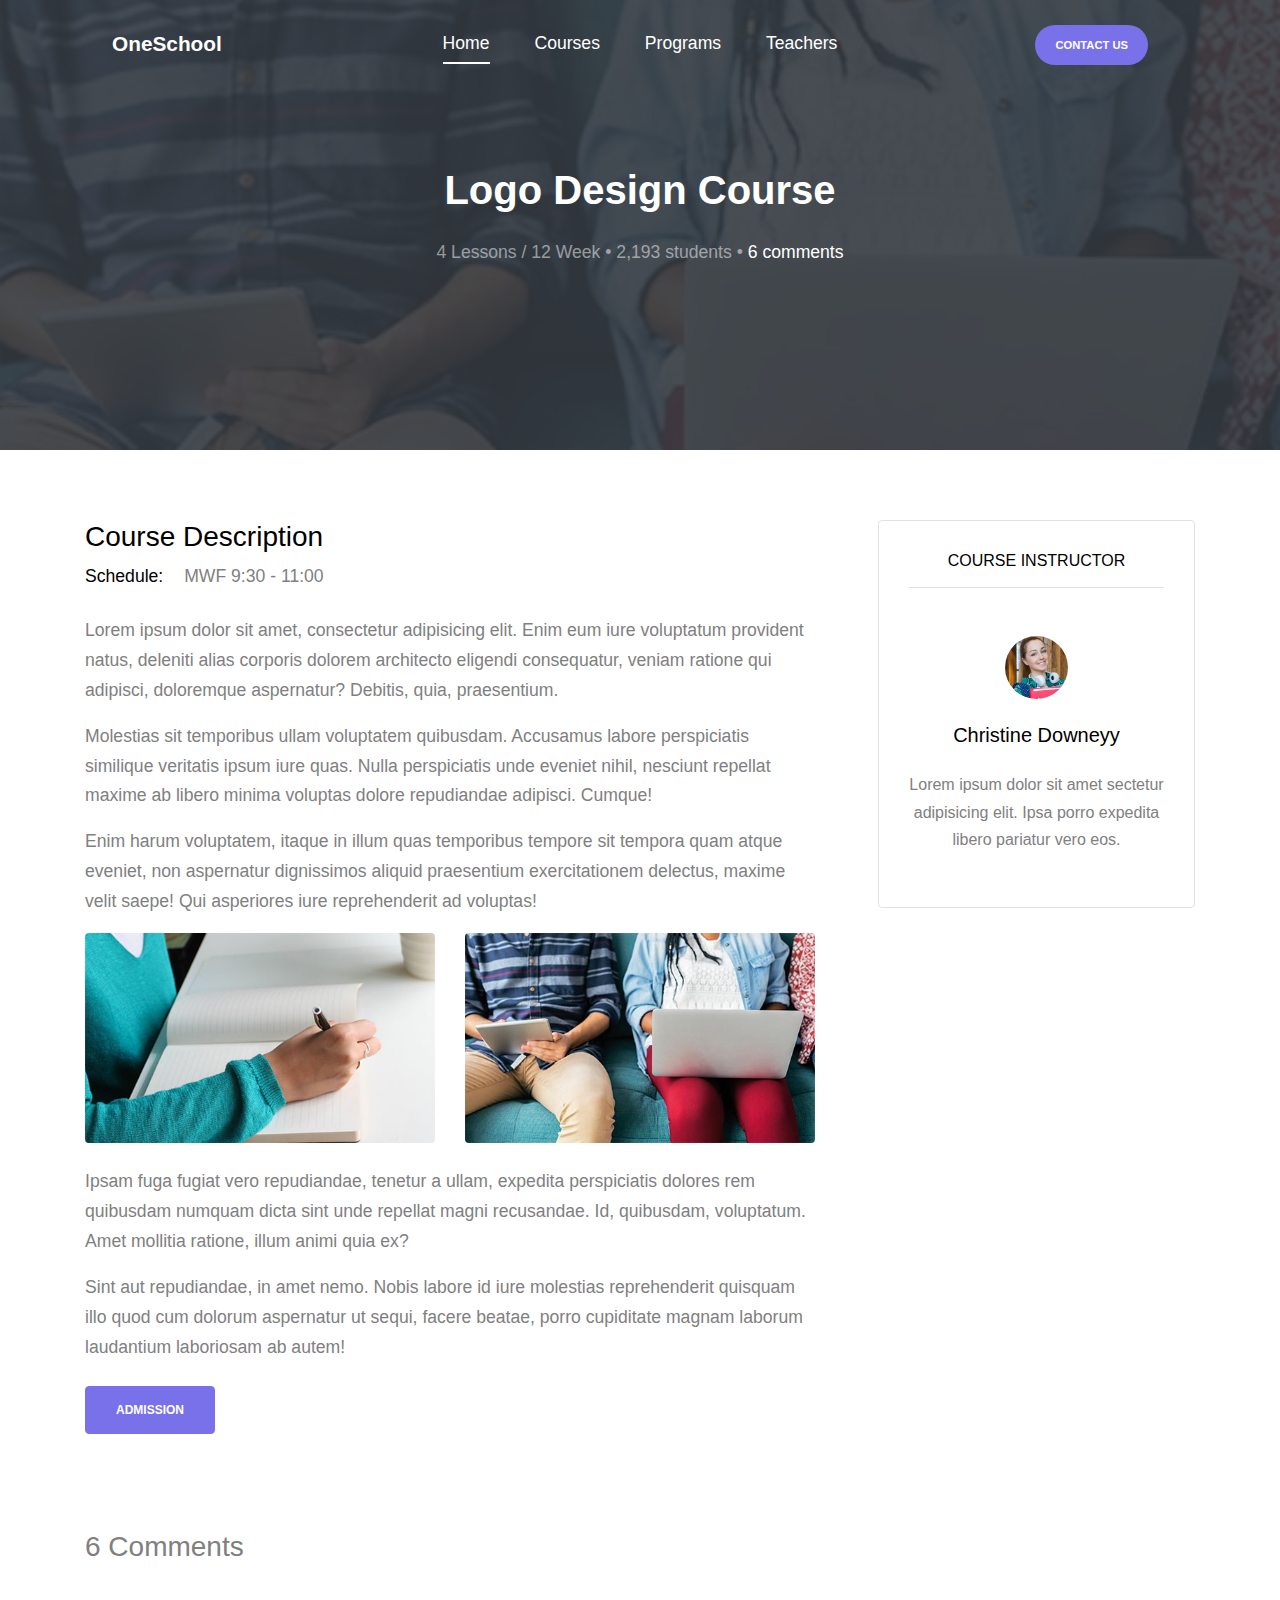
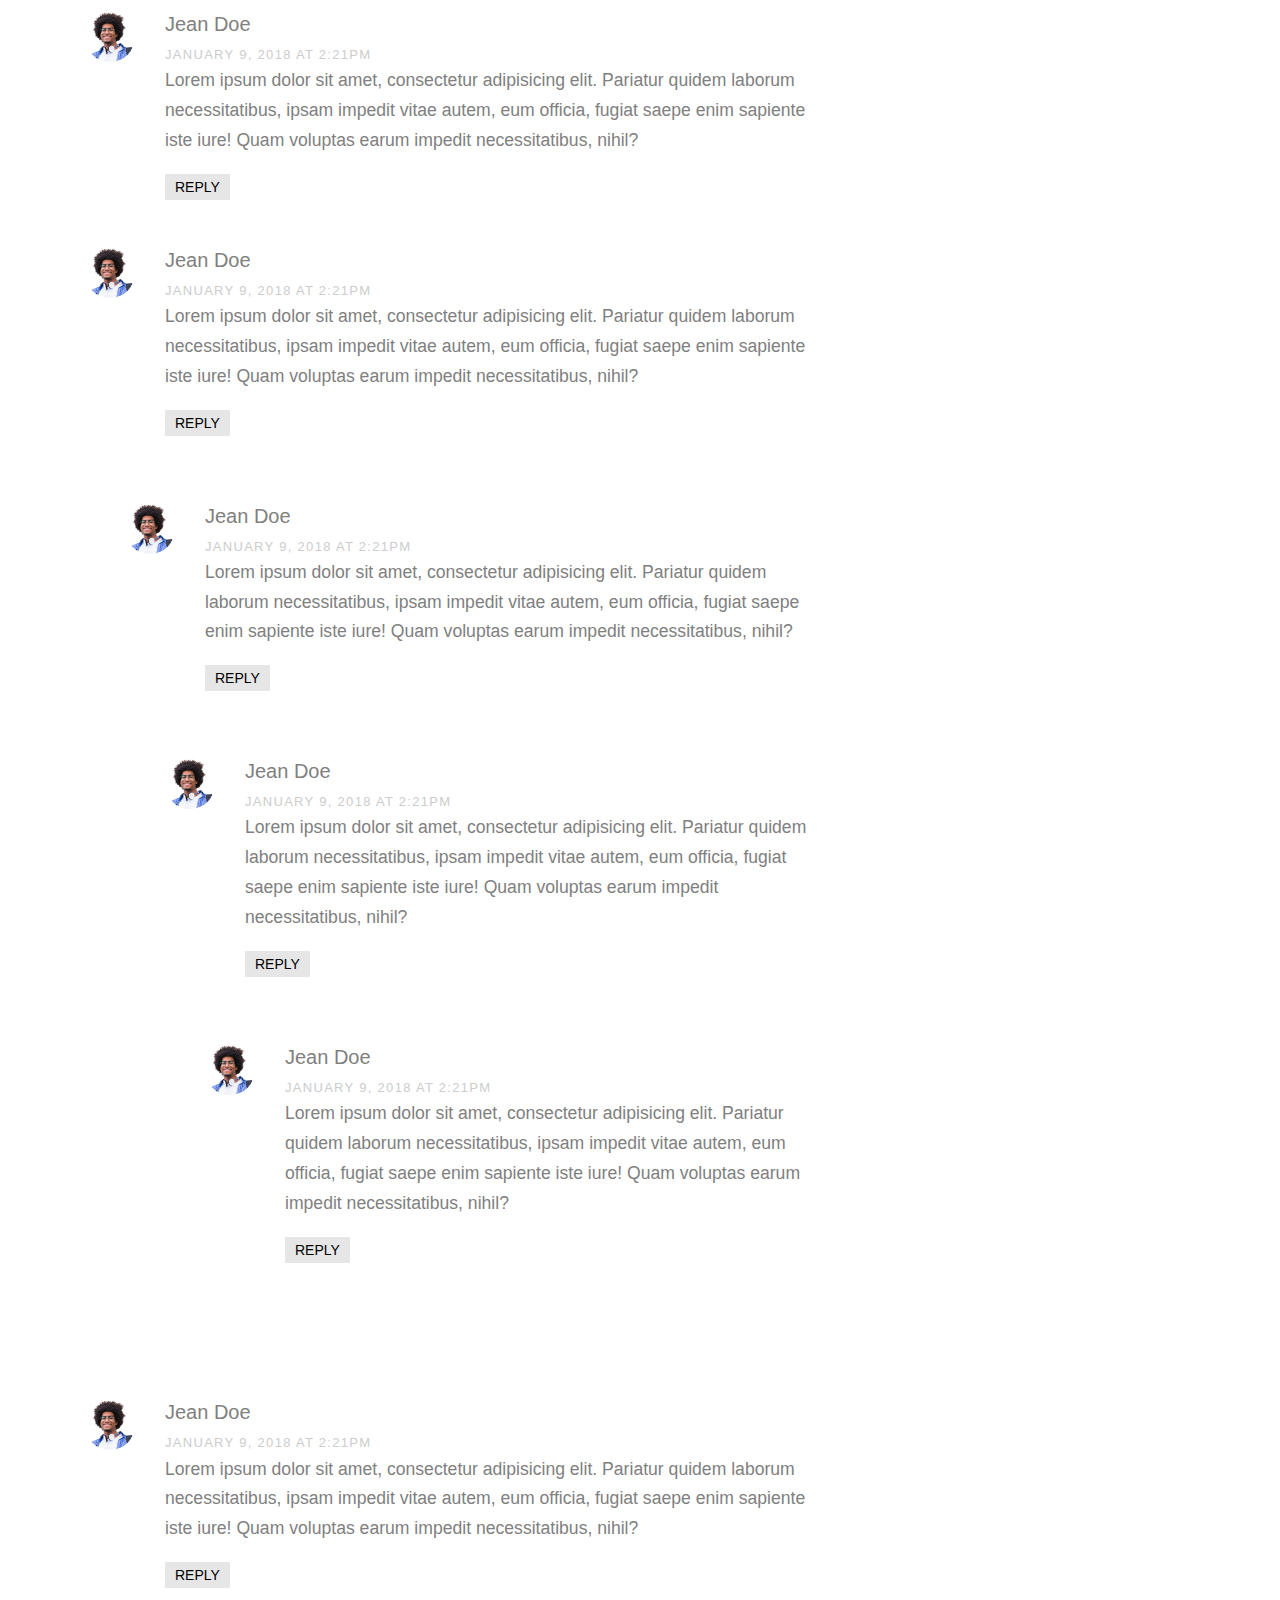
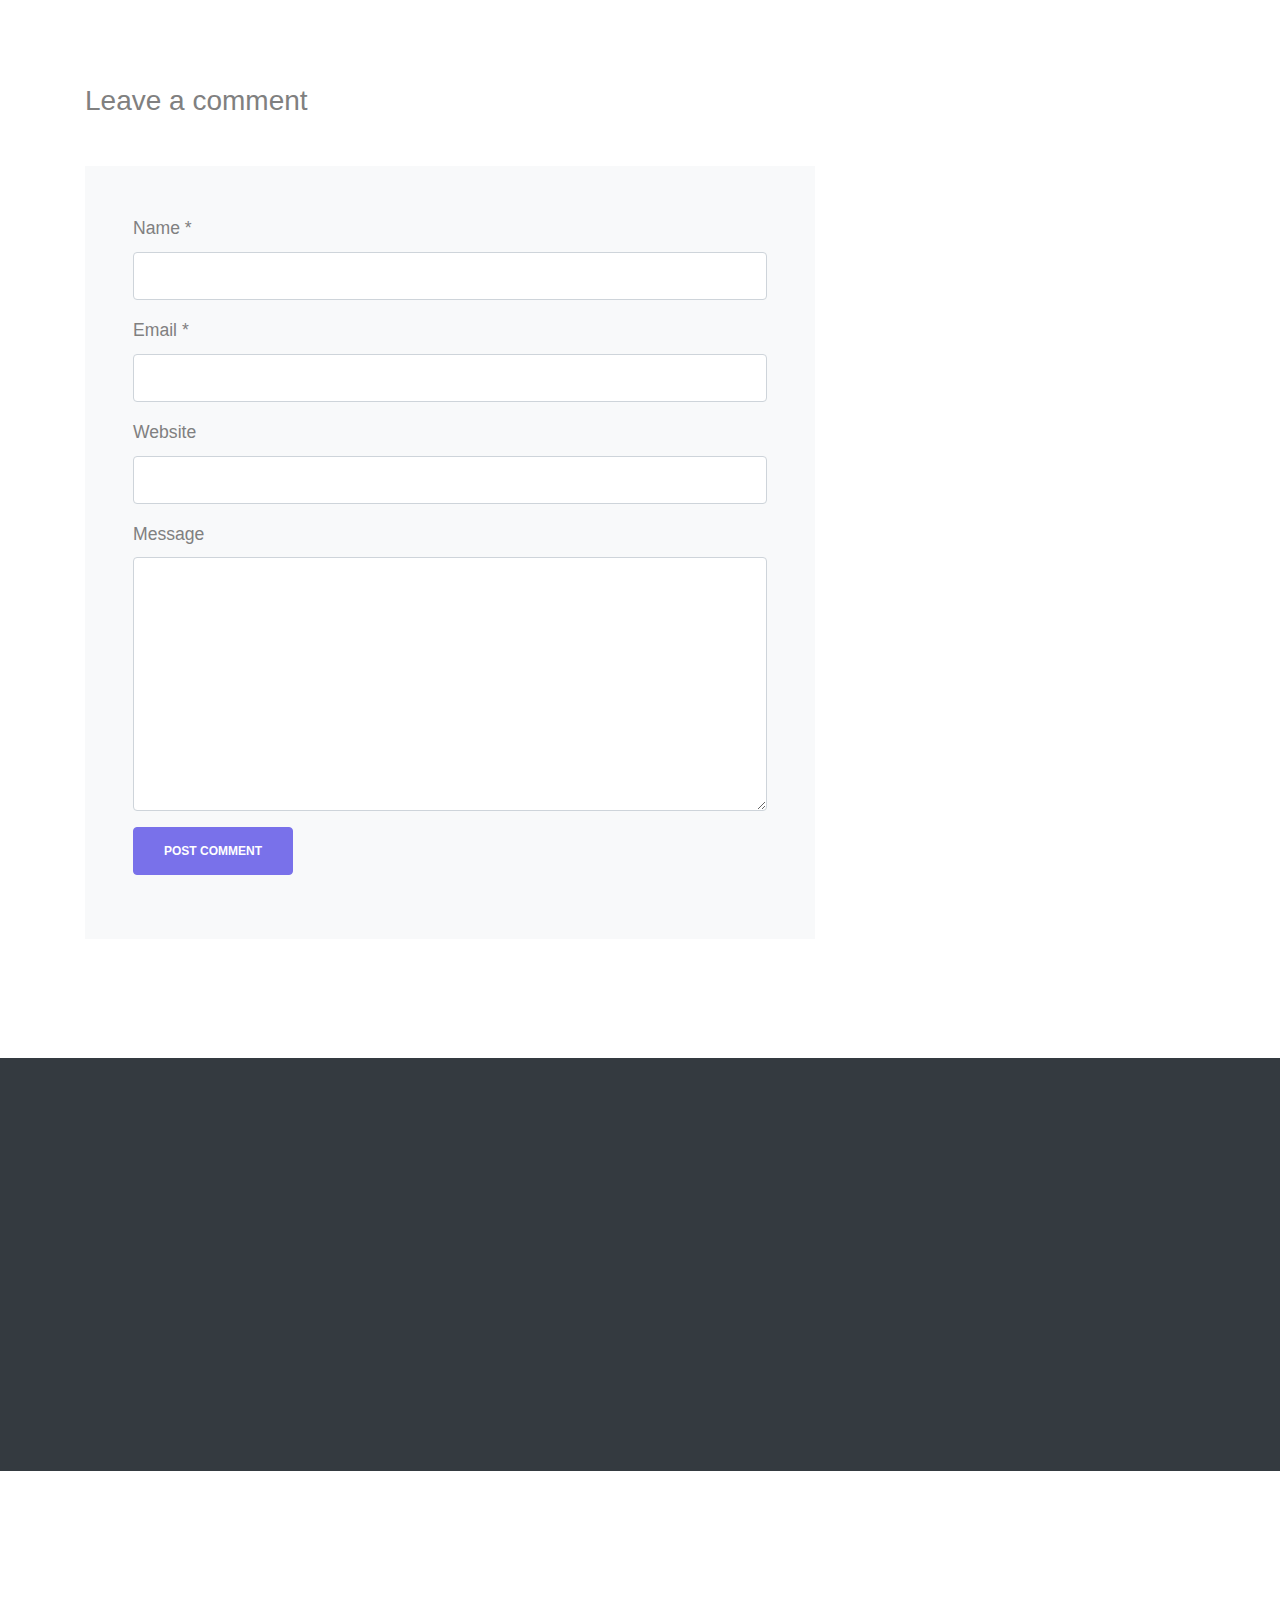
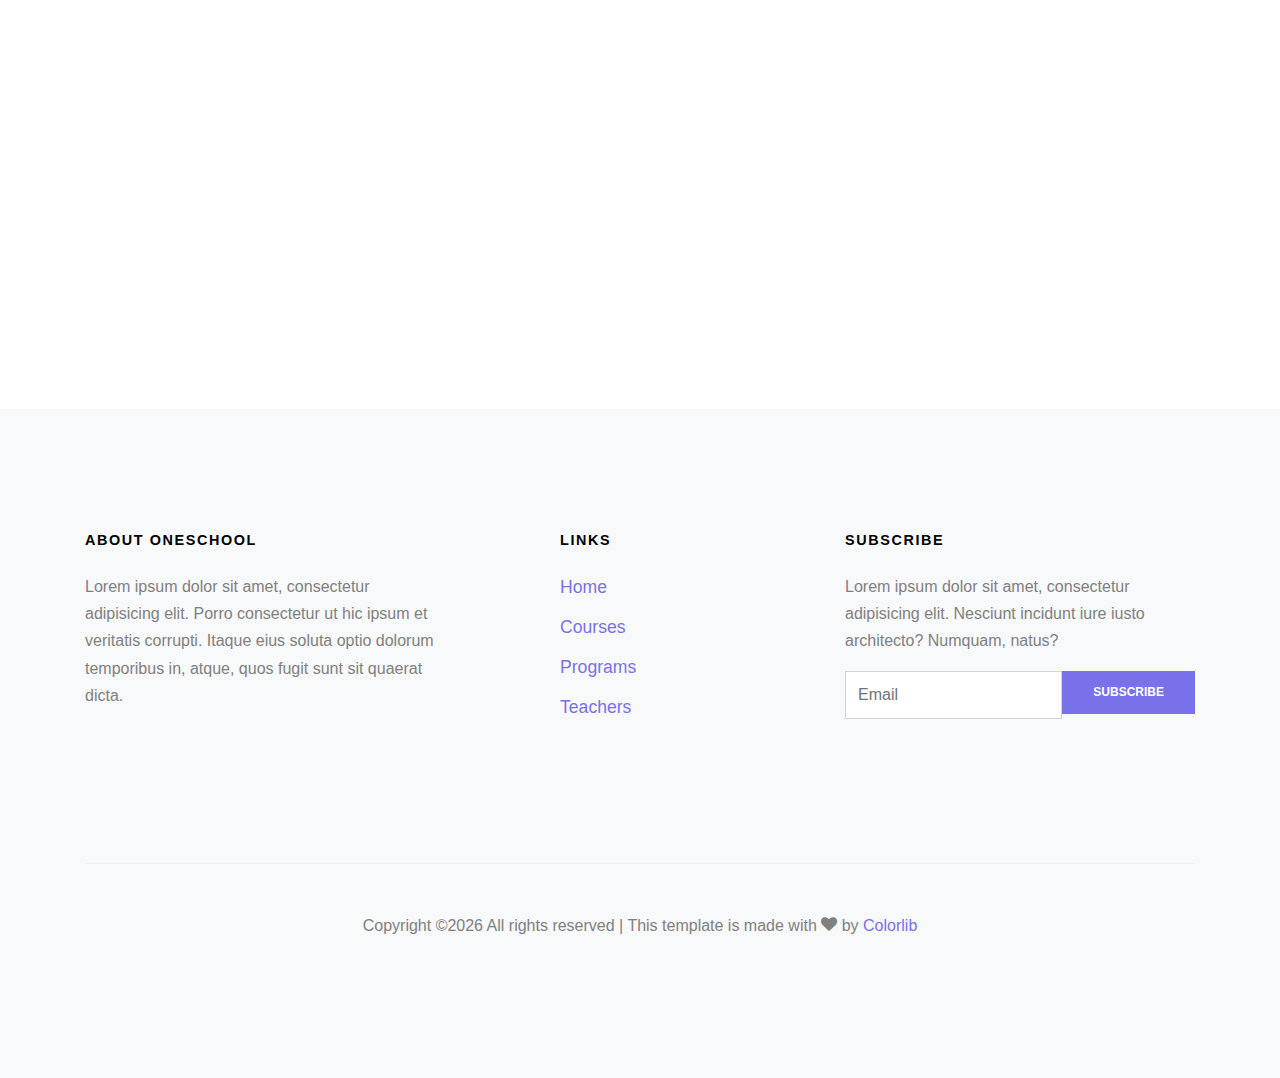
<file: course-single.html>
<!DOCTYPE html>
<html lang="en">
  <head>
    <title>OneSchool &mdash; Website by Colorlib</title>
    <meta charset="utf-8">
    <meta name="viewport" content="width=device-width, initial-scale=1, shrink-to-fit=no">
    
    
    <!-- <link href="https://fonts.googleapis.com/css?family=Muli:300,400,700,900" rel="stylesheet"> -->
    <link rel="stylesheet" href="fonts/icomoon/style.css">

    <link rel="stylesheet" href="css/bootstrap.min.css">
    <link rel="stylesheet" href="css/jquery-ui.css">
    <link rel="stylesheet" href="css/owl.carousel.min.css">
    <link rel="stylesheet" href="css/owl.theme.default.min.css">
    <link rel="stylesheet" href="css/owl.theme.default.min.css">

    <link rel="stylesheet" href="css/jquery.fancybox.min.css">

    <link rel="stylesheet" href="css/bootstrap-datepicker.css">

    <link rel="stylesheet" href="fonts/flaticon/font/flaticon.css">

    <link rel="stylesheet" href="css/aos.css">

    <link rel="stylesheet" href="css/style.css">
    
  </head>
  <body data-spy="scroll" data-target=".site-navbar-target" data-offset="300">
  
  <div class="site-wrap">

    <div class="site-mobile-menu site-navbar-target">
      <div class="site-mobile-menu-header">
        <div class="site-mobile-menu-close mt-3">
          <span class="icon-close2 js-menu-toggle"></span>
        </div>
      </div>
      <div class="site-mobile-menu-body"></div>
    </div>
   
    
    <header class="site-navbar py-4 js-sticky-header site-navbar-target" role="banner">
      
      <div class="container-fluid">
        <div class="d-flex align-items-center">
          <div class="site-logo mr-auto w-25"><a href="index.html">OneSchool</a></div>

          <div class="mx-auto text-center">
            <nav class="site-navigation position-relative text-right" role="navigation">
              <ul class="site-menu main-menu js-clone-nav mx-auto d-none d-lg-block  m-0 p-0">
                <li><a href="#home-section" class="nav-link">Home</a></li>
                <li><a href="#courses-section" class="nav-link">Courses</a></li>
                <li><a href="#programs-section" class="nav-link">Programs</a></li>
                <li><a href="#teachers-section" class="nav-link">Teachers</a></li>
              </ul>
            </nav>
          </div>

          <div class="ml-auto w-25">
            <nav class="site-navigation position-relative text-right" role="navigation">
              <ul class="site-menu main-menu site-menu-dark js-clone-nav mr-auto d-none d-lg-block m-0 p-0">
                <li class="cta"><a href="#contact-section" class="nav-link"><span>Contact Us</span></a></li>
              </ul>
            </nav>
            <a href="#" class="d-inline-block d-lg-none site-menu-toggle js-menu-toggle text-black float-right"><span class="icon-menu h3"></span></a>
          </div>
        </div>
      </div>
      
    </header>

    <div class="intro-section single-cover" id="home-section">
      
      <div class="slide-1 " style="background-image: url('images/img_2.jpg');" data-stellar-background-ratio="0.5">
        <div class="container">
          <div class="row align-items-center">
            <div class="col-12">
              <div class="row justify-content-center align-items-center text-center">
                <div class="col-lg-6">
                  <h1 data-aos="fade-up" data-aos-delay="0">Logo Design Course</h1>
                  <p data-aos="fade-up" data-aos-delay="100">4 Lessons / 12 Week &bullet; 2,193 students &bullet; <a href="#" class="text-white">6 comments</a></p>
                </div>

                
              </div>
            </div>
            
          </div>
        </div>
      </div>
    </div>
    
    <div class="site-section">
      <div class="container">
        <div class="row">
          <div class="col-lg-8 mb-5">

            <div class="mb-5">
              <h3 class="text-black">Course Description</h3>
              <p class="mb-4">
                <strong class="text-black mr-3">Schedule: </strong> MWF 9:30 - 11:00
              </p>
              <p>Lorem ipsum dolor sit amet, consectetur adipisicing elit. Enim eum iure voluptatum provident natus, deleniti alias corporis dolorem architecto eligendi consequatur, veniam ratione qui adipisci, doloremque aspernatur? Debitis, quia, praesentium.</p>
              <p>Molestias sit temporibus ullam voluptatem quibusdam. Accusamus labore perspiciatis similique veritatis ipsum iure quas. Nulla perspiciatis unde eveniet nihil, nesciunt repellat maxime ab libero minima voluptas dolore repudiandae adipisci. Cumque!</p>
              <p>Enim harum voluptatem, itaque in illum quas temporibus tempore sit tempora quam atque eveniet, non aspernatur dignissimos aliquid praesentium exercitationem delectus, maxime velit saepe! Qui asperiores iure reprehenderit ad voluptas!</p>
              <div class="row mb-4">
                <div class="col-md-6">
                  <img src="images/img_1.jpg" alt="Image" class="img-fluid rounded">
                </div>
                <div class="col-md-6">
                  <img src="images/img_2.jpg" alt="Image" class="img-fluid rounded">
                </div>
              </div>
              <p>Ipsam fuga fugiat vero repudiandae, tenetur a ullam, expedita perspiciatis dolores rem quibusdam numquam dicta sint unde repellat magni recusandae. Id, quibusdam, voluptatum. Amet mollitia ratione, illum animi quia ex?</p>
              <p>Sint aut repudiandae, in amet nemo. Nobis labore id iure molestias reprehenderit quisquam illo quod cum dolorum aspernatur ut sequi, facere beatae, porro cupiditate magnam laborum laudantium laboriosam ab autem!</p>

              <p class="mt-4"><a href="#" class="btn btn-primary">Admission</a></p>
            </div>

            <div class="pt-5">
              <h3 class="mb-5">6 Comments</h3>
              <ul class="comment-list">
                <li class="comment">
                  <div class="vcard bio">
                    <img src="images/person_1.jpg" alt="Image placeholder">
                  </div>
                  <div class="comment-body">
                    <h3>Jean Doe</h3>
                    <div class="meta">January 9, 2018 at 2:21pm</div>
                    <p>Lorem ipsum dolor sit amet, consectetur adipisicing elit. Pariatur quidem laborum necessitatibus, ipsam impedit vitae autem, eum officia, fugiat saepe enim sapiente iste iure! Quam voluptas earum impedit necessitatibus, nihil?</p>
                    <p><a href="#" class="reply">Reply</a></p>
                  </div>
                </li>

                <li class="comment">
                  <div class="vcard bio">
                    <img src="images/person_1.jpg" alt="Image placeholder">
                  </div>
                  <div class="comment-body">
                    <h3>Jean Doe</h3>
                    <div class="meta">January 9, 2018 at 2:21pm</div>
                    <p>Lorem ipsum dolor sit amet, consectetur adipisicing elit. Pariatur quidem laborum necessitatibus, ipsam impedit vitae autem, eum officia, fugiat saepe enim sapiente iste iure! Quam voluptas earum impedit necessitatibus, nihil?</p>
                    <p><a href="#" class="reply">Reply</a></p>
                  </div>

                  <ul class="children">
                    <li class="comment">
                      <div class="vcard bio">
                        <img src="images/person_1.jpg" alt="Image placeholder">
                      </div>
                      <div class="comment-body">
                        <h3>Jean Doe</h3>
                        <div class="meta">January 9, 2018 at 2:21pm</div>
                        <p>Lorem ipsum dolor sit amet, consectetur adipisicing elit. Pariatur quidem laborum necessitatibus, ipsam impedit vitae autem, eum officia, fugiat saepe enim sapiente iste iure! Quam voluptas earum impedit necessitatibus, nihil?</p>
                        <p><a href="#" class="reply">Reply</a></p>
                      </div>


                      <ul class="children">
                        <li class="comment">
                          <div class="vcard bio">
                            <img src="images/person_1.jpg" alt="Image placeholder">
                          </div>
                          <div class="comment-body">
                            <h3>Jean Doe</h3>
                            <div class="meta">January 9, 2018 at 2:21pm</div>
                            <p>Lorem ipsum dolor sit amet, consectetur adipisicing elit. Pariatur quidem laborum necessitatibus, ipsam impedit vitae autem, eum officia, fugiat saepe enim sapiente iste iure! Quam voluptas earum impedit necessitatibus, nihil?</p>
                            <p><a href="#" class="reply">Reply</a></p>
                          </div>

                            <ul class="children">
                              <li class="comment">
                                <div class="vcard bio">
                                  <img src="images/person_1.jpg" alt="Image placeholder">
                                </div>
                                <div class="comment-body">
                                  <h3>Jean Doe</h3>
                                  <div class="meta">January 9, 2018 at 2:21pm</div>
                                  <p>Lorem ipsum dolor sit amet, consectetur adipisicing elit. Pariatur quidem laborum necessitatibus, ipsam impedit vitae autem, eum officia, fugiat saepe enim sapiente iste iure! Quam voluptas earum impedit necessitatibus, nihil?</p>
                                  <p><a href="#" class="reply">Reply</a></p>
                                </div>
                              </li>
                            </ul>
                        </li>
                      </ul>
                    </li>
                  </ul>
                </li>

                <li class="comment">
                  <div class="vcard bio">
                    <img src="images/person_1.jpg" alt="Image placeholder">
                  </div>
                  <div class="comment-body">
                    <h3>Jean Doe</h3>
                    <div class="meta">January 9, 2018 at 2:21pm</div>
                    <p>Lorem ipsum dolor sit amet, consectetur adipisicing elit. Pariatur quidem laborum necessitatibus, ipsam impedit vitae autem, eum officia, fugiat saepe enim sapiente iste iure! Quam voluptas earum impedit necessitatibus, nihil?</p>
                    <p><a href="#" class="reply">Reply</a></p>
                  </div>
                </li>
              </ul>
              <!-- END comment-list -->
              
              <div class="comment-form-wrap pt-5">
                <h3 class="mb-5">Leave a comment</h3>
                <form action="#" class="p-5 bg-light">
                  <div class="form-group">
                    <label for="name">Name *</label>
                    <input type="text" class="form-control" id="name">
                  </div>
                  <div class="form-group">
                    <label for="email">Email *</label>
                    <input type="email" class="form-control" id="email">
                  </div>
                  <div class="form-group">
                    <label for="website">Website</label>
                    <input type="url" class="form-control" id="website">
                  </div>

                  <div class="form-group">
                    <label for="message">Message</label>
                    <textarea name="" id="message" cols="30" rows="10" class="form-control"></textarea>
                  </div>
                  <div class="form-group">
                    <input type="submit" value="Post Comment" class="btn btn-primary">
                  </div>

                </form>
              </div>
            </div>



          </div>
          <div class="col-lg-4 pl-lg-5">

            <div class="mb-5 text-center border rounded course-instructor">
              <h3 class="mb-5 text-black text-uppercase h6 border-bottom pb-3">Course Instructor</h3>
              <div class="mb-4 text-center">
                <img src="images/person_2.jpg" alt="Image" class="w-25 rounded-circle mb-4">  
                <h3 class="h5 text-black mb-4">Christine Downeyy</h3>
                <p>Lorem ipsum dolor sit amet sectetur adipisicing elit. Ipsa porro expedita libero pariatur vero eos.</p>
              </div>
            </div>

          </div>
        </div>
      </div>
    </div>

    <div class="site-section courses-title bg-dark" id="courses-section">
      <div class="container">
        <div class="row mb-5 justify-content-center">
          <div class="col-lg-7 text-center" data-aos="fade-up" data-aos-delay="">
            <h2 class="section-title">More Courses</h2>
          </div>
        </div>
      </div>
    </div>
    <div class="site-section courses-entry-wrap"  data-aos="fade" data-aos-delay="100">
      <div class="container">
        <div class="row">

          <div class="owl-carousel col-12 nonloop-block-14">

            <div class="course bg-white h-100 align-self-stretch">
              <figure class="m-0">
                <a href="course-single.html"><img src="images/img_1.jpg" alt="Image" class="img-fluid"></a>
              </figure>
              <div class="course-inner-text py-4 px-4">
                <span class="course-price">$20</span>
                <div class="meta"><span class="icon-clock-o"></span>4 Lessons / 12 week</div>
                <h3><a href="#">Study Law of Physics</a></h3>
                <p>Lorem ipsum dolor sit amet ipsa nulla adipisicing elit. </p>
              </div>
              <div class="d-flex border-top stats">
                <div class="py-3 px-4"><span class="icon-users"></span> 2,193 students</div>
                <div class="py-3 px-4 w-25 ml-auto border-left"><span class="icon-chat"></span> 2</div>
              </div>
            </div>

            <div class="course bg-white h-100 align-self-stretch">
              <figure class="m-0">
                <a href="course-single.html"><img src="images/img_2.jpg" alt="Image" class="img-fluid"></a>
              </figure>
              <div class="course-inner-text py-4 px-4">
                <span class="course-price">$99</span>
                <div class="meta"><span class="icon-clock-o"></span>4 Lessons / 12 week</div>
                <h3><a href="#">Logo Design Course</a></h3>
                <p>Lorem ipsum dolor sit amet ipsa nulla adipisicing elit. </p>
              </div>
              <div class="d-flex border-top stats">
                <div class="py-3 px-4"><span class="icon-users"></span> 2,193 students</div>
                <div class="py-3 px-4 w-25 ml-auto border-left"><span class="icon-chat"></span> 2</div>
              </div>
            </div>

            <div class="course bg-white h-100 align-self-stretch">
              <figure class="m-0">
                <a href="course-single.html"><img src="images/img_3.jpg" alt="Image" class="img-fluid"></a>
              </figure>
              <div class="course-inner-text py-4 px-4">
                <span class="course-price">$99</span>
                <div class="meta"><span class="icon-clock-o"></span>4 Lessons / 12 week</div>
                <h3><a href="#">JS Programming Language</a></h3>
                <p>Lorem ipsum dolor sit amet ipsa nulla adipisicing elit. </p>
              </div>
              <div class="d-flex border-top stats">
                <div class="py-3 px-4"><span class="icon-users"></span> 2,193 students</div>
                <div class="py-3 px-4 w-25 ml-auto border-left"><span class="icon-chat"></span> 2</div>
              </div>
            </div>



            <div class="course bg-white h-100 align-self-stretch">
              <figure class="m-0">
                <a href="course-single.html"><img src="images/img_4.jpg" alt="Image" class="img-fluid"></a>
              </figure>
              <div class="course-inner-text py-4 px-4">
                <span class="course-price">$20</span>
                <div class="meta"><span class="icon-clock-o"></span>4 Lessons / 12 week</div>
                <h3><a href="#">Study Law of Physics</a></h3>
                <p>Lorem ipsum dolor sit amet ipsa nulla adipisicing elit. </p>
              </div>
              <div class="d-flex border-top stats">
                <div class="py-3 px-4"><span class="icon-users"></span> 2,193 students</div>
                <div class="py-3 px-4 w-25 ml-auto border-left"><span class="icon-chat"></span> 2</div>
              </div>
            </div>

            <div class="course bg-white h-100 align-self-stretch">
              <figure class="m-0">
                <a href="course-single.html"><img src="images/img_5.jpg" alt="Image" class="img-fluid"></a>
              </figure>
              <div class="course-inner-text py-4 px-4">
                <span class="course-price">$99</span>
                <div class="meta"><span class="icon-clock-o"></span>4 Lessons / 12 week</div>
                <h3><a href="#">Logo Design Course</a></h3>
                <p>Lorem ipsum dolor sit amet ipsa nulla adipisicing elit. </p>
              </div>
              <div class="d-flex border-top stats">
                <div class="py-3 px-4"><span class="icon-users"></span> 2,193 students</div>
                <div class="py-3 px-4 w-25 ml-auto border-left"><span class="icon-chat"></span> 2</div>
              </div>
            </div>

            <div class="course bg-white h-100 align-self-stretch">
              <figure class="m-0">
                <a href="course-single.html"><img src="images/img_6.jpg" alt="Image" class="img-fluid"></a>
              </figure>
              <div class="course-inner-text py-4 px-4">
                <span class="course-price">$99</span>
                <div class="meta"><span class="icon-clock-o"></span>4 Lessons / 12 week</div>
                <h3><a href="#">JS Programming Language</a></h3>
                <p>Lorem ipsum dolor sit amet ipsa nulla adipisicing elit. </p>
              </div>
              <div class="d-flex border-top stats">
                <div class="py-3 px-4"><span class="icon-users"></span> 2,193 students</div>
                <div class="py-3 px-4 w-25 ml-auto border-left"><span class="icon-chat"></span> 2</div>
              </div>
            </div>

          </div>

         

        </div>
        <div class="row justify-content-center">
          <div class="col-7 text-center">
            <button class="customPrevBtn btn btn-primary m-1">Prev</button>
            <button class="customNextBtn btn btn-primary m-1">Next</button>
          </div>
        </div>
      </div>
    </div>
     
    <footer class="footer-section bg-light">
      <div class="container">
        <div class="row">
          <div class="col-md-4">
            <h3>About OneSchool</h3>
            <p>Lorem ipsum dolor sit amet, consectetur adipisicing elit. Porro consectetur ut hic ipsum et veritatis corrupti. Itaque eius soluta optio dolorum temporibus in, atque, quos fugit sunt sit quaerat dicta.</p>
          </div>

          <div class="col-md-3 ml-auto">
            <h3>Links</h3>
            <ul class="list-unstyled footer-links">
              <li><a href="#">Home</a></li>
              <li><a href="#">Courses</a></li>
              <li><a href="#">Programs</a></li>
              <li><a href="#">Teachers</a></li>
            </ul>
          </div>

          <div class="col-md-4">
            <h3>Subscribe</h3>
            <p>Lorem ipsum dolor sit amet, consectetur adipisicing elit. Nesciunt incidunt iure iusto architecto? Numquam, natus?</p>
            <form action="#" class="footer-subscribe">
              <div class="d-flex mb-5">
                <input type="text" class="form-control rounded-0" placeholder="Email">
                <input type="submit" class="btn btn-primary rounded-0" value="Subscribe">
              </div>
            </form>
          </div>

        </div>

        <div class="row pt-5 mt-5 text-center">
          <div class="col-md-12">
            <div class="border-top pt-5">
            <p>
        <!-- Link back to Colorlib can't be removed. Template is licensed under CC BY 3.0. -->
        Copyright &copy;<script>document.write(new Date().getFullYear());</script> All rights reserved | This template is made with <i class="icon-heart" aria-hidden="true"></i> by <a href="https://colorlib.com" target="_blank" >Colorlib</a>
        <!-- Link back to Colorlib can't be removed. Template is licensed under CC BY 3.0. -->
      </p>
            </div>
          </div>
          
        </div>
      </div>
    </footer>

  
    
  </div> <!-- .site-wrap -->

  <script src="js/jquery-3.3.1.min.js"></script>
  <script src="js/jquery-migrate-3.0.1.min.js"></script>
  <script src="js/jquery-ui.js"></script>
  <script src="js/popper.min.js"></script>
  <script src="js/bootstrap.min.js"></script>
  <script src="js/owl.carousel.min.js"></script>
  <script src="js/jquery.stellar.min.js"></script>
  <script src="js/jquery.countdown.min.js"></script>
  <script src="js/bootstrap-datepicker.min.js"></script>
  <script src="js/jquery.easing.1.3.js"></script>
  <script src="js/aos.js"></script>
  <script src="js/jquery.fancybox.min.js"></script>
  <script src="js/jquery.sticky.js"></script>

  
  <script src="js/main.js"></script>
    
  </body>
</html>
</file>
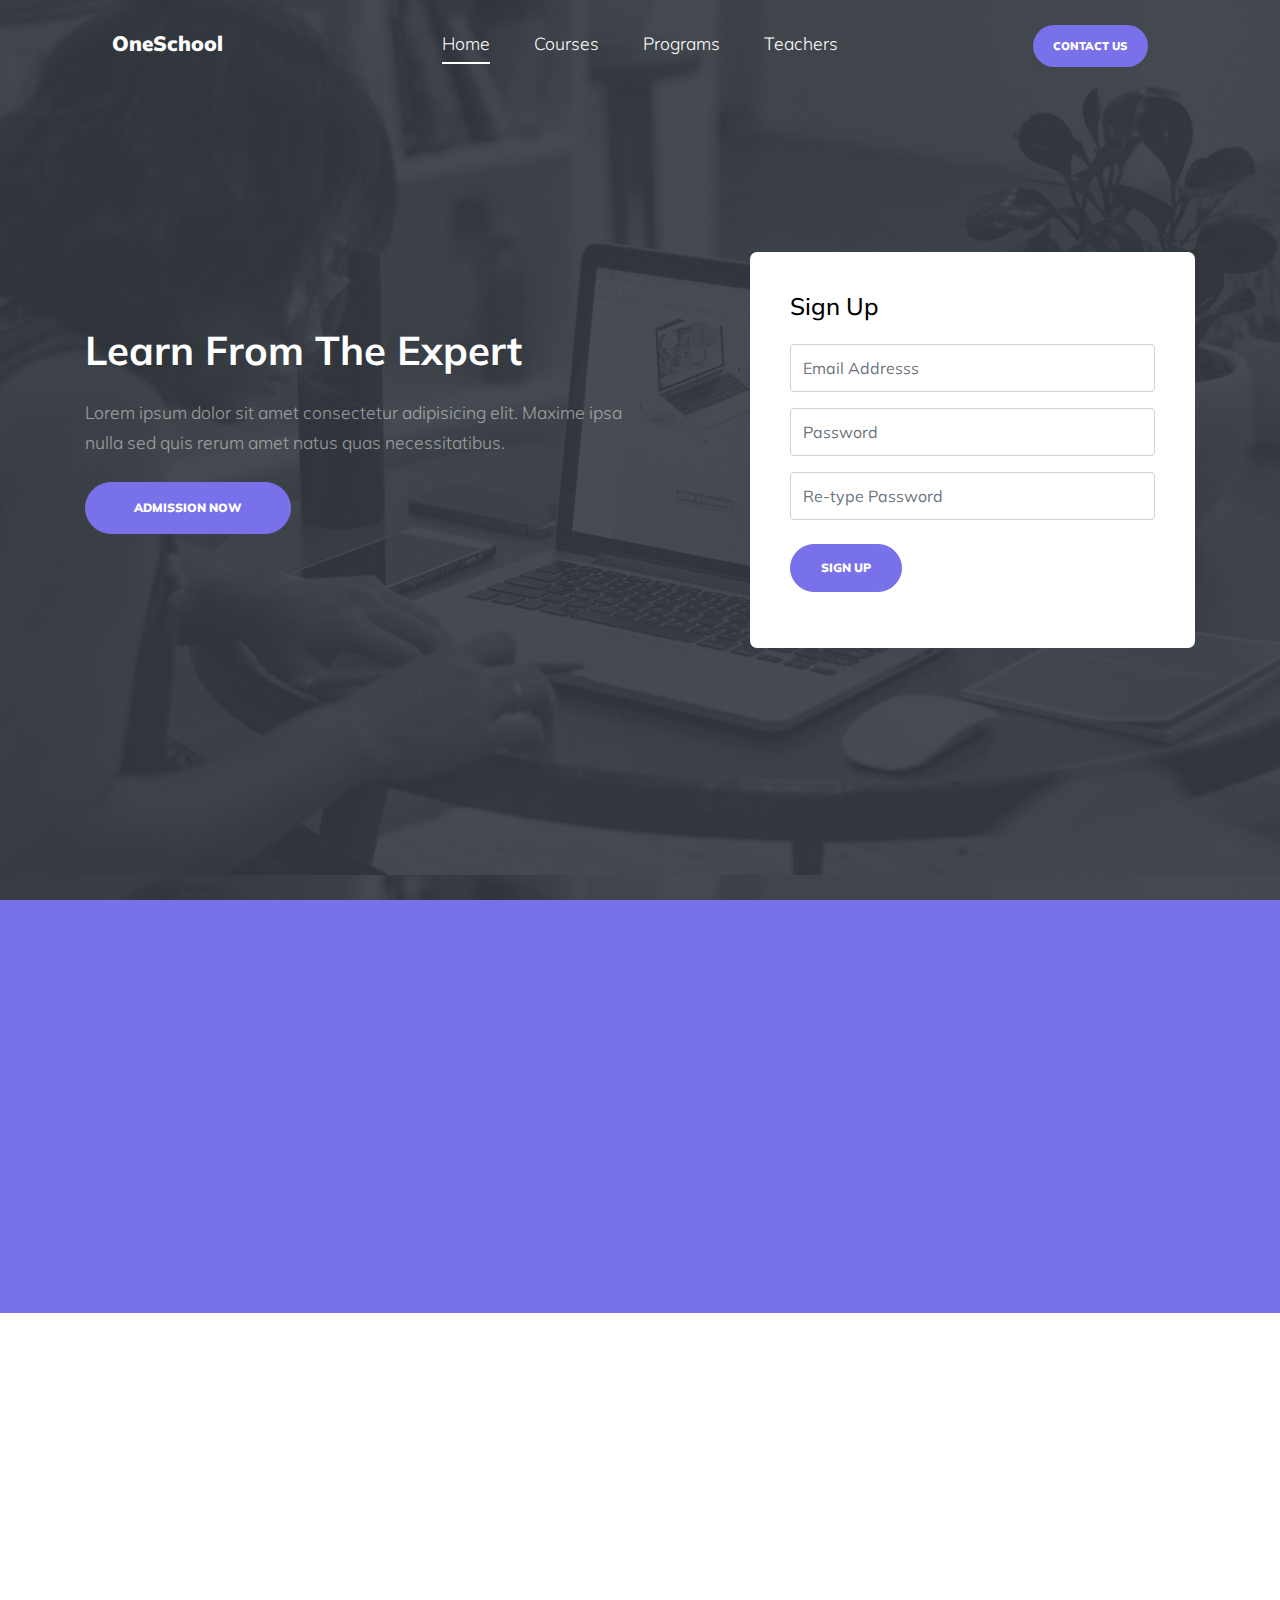
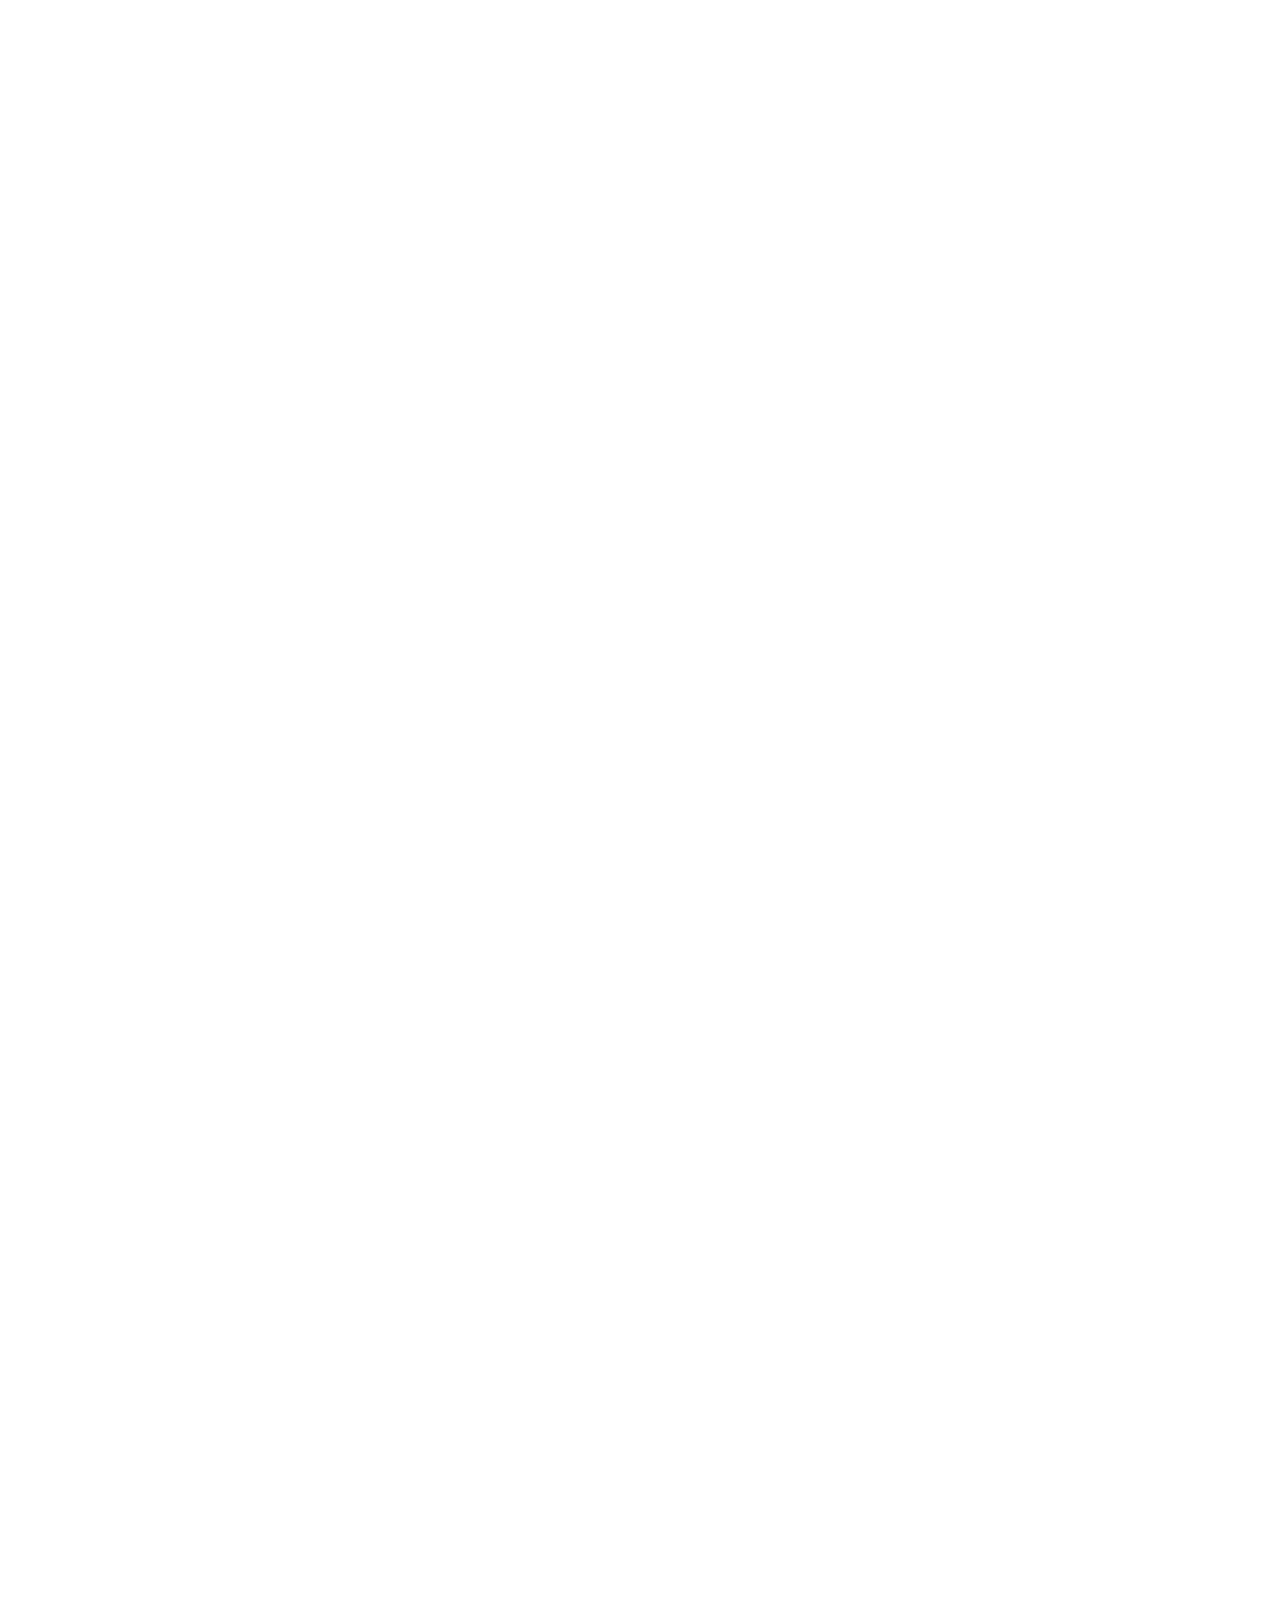
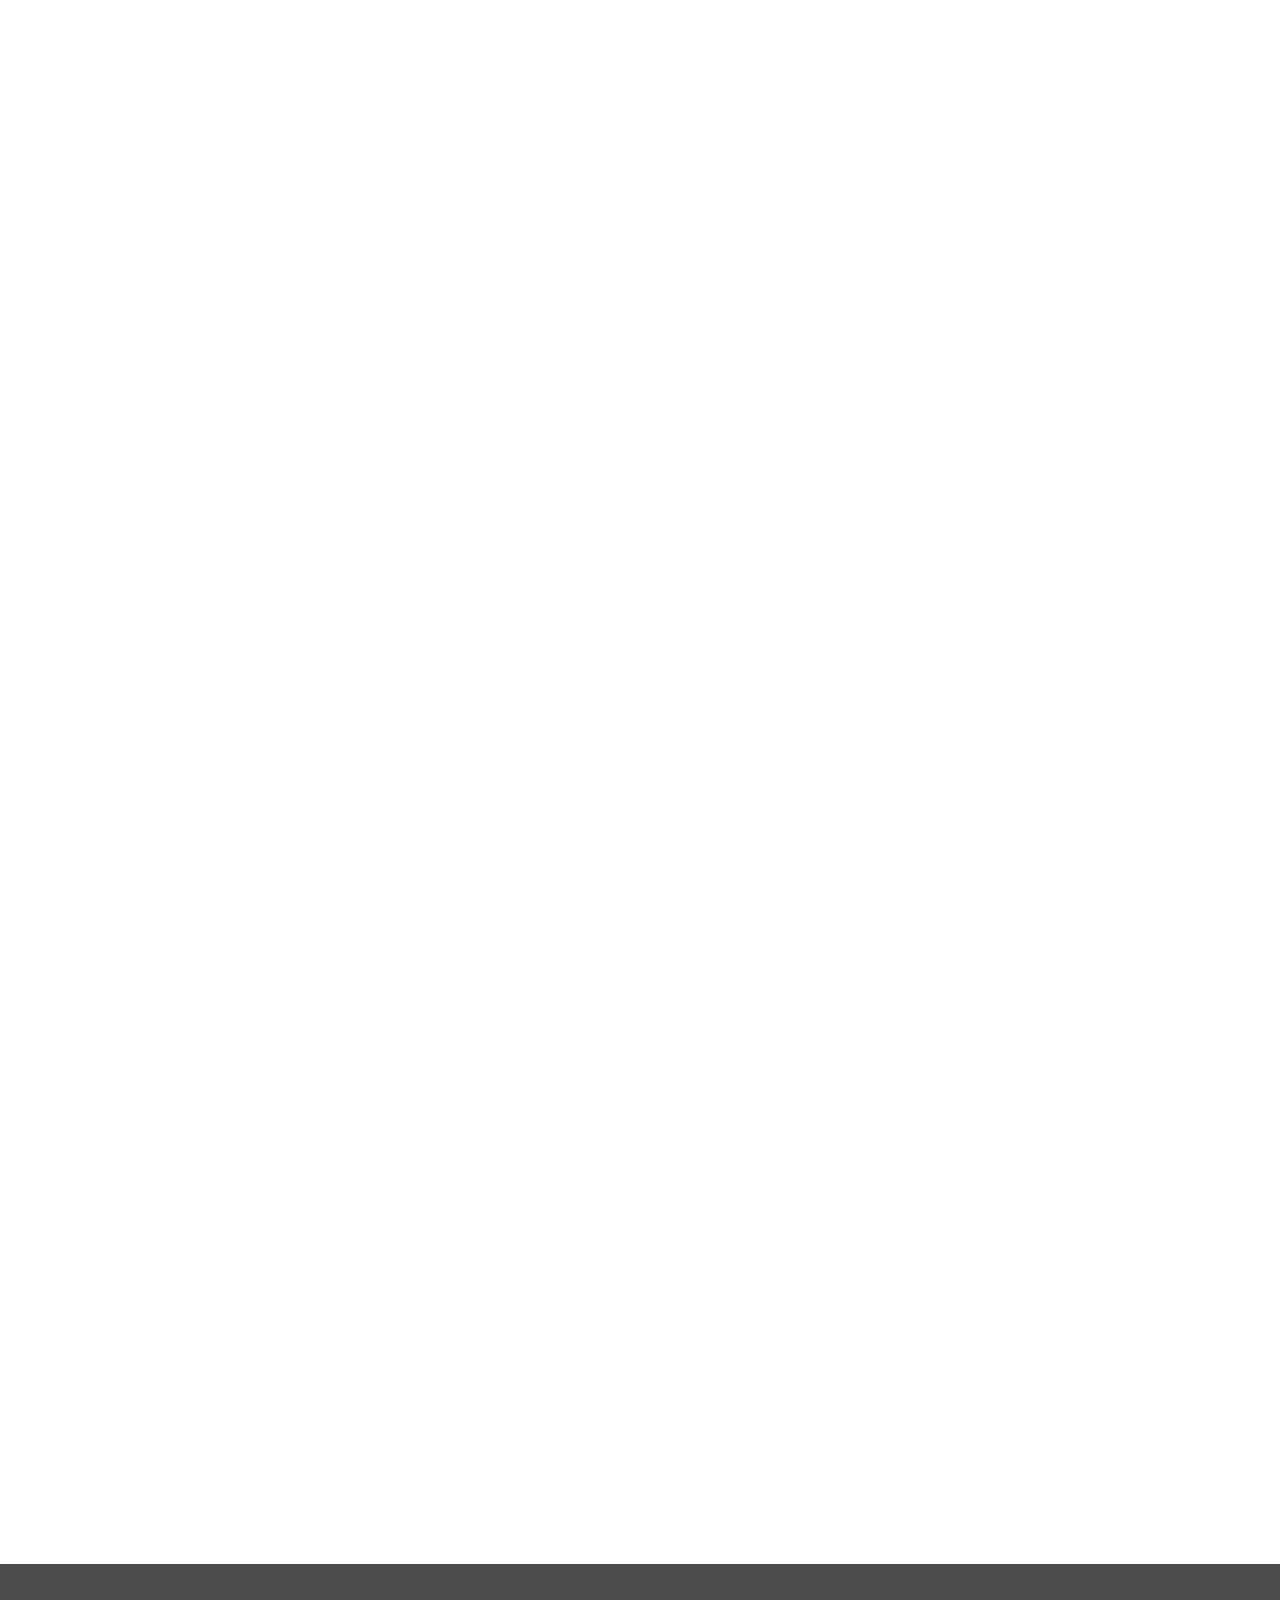
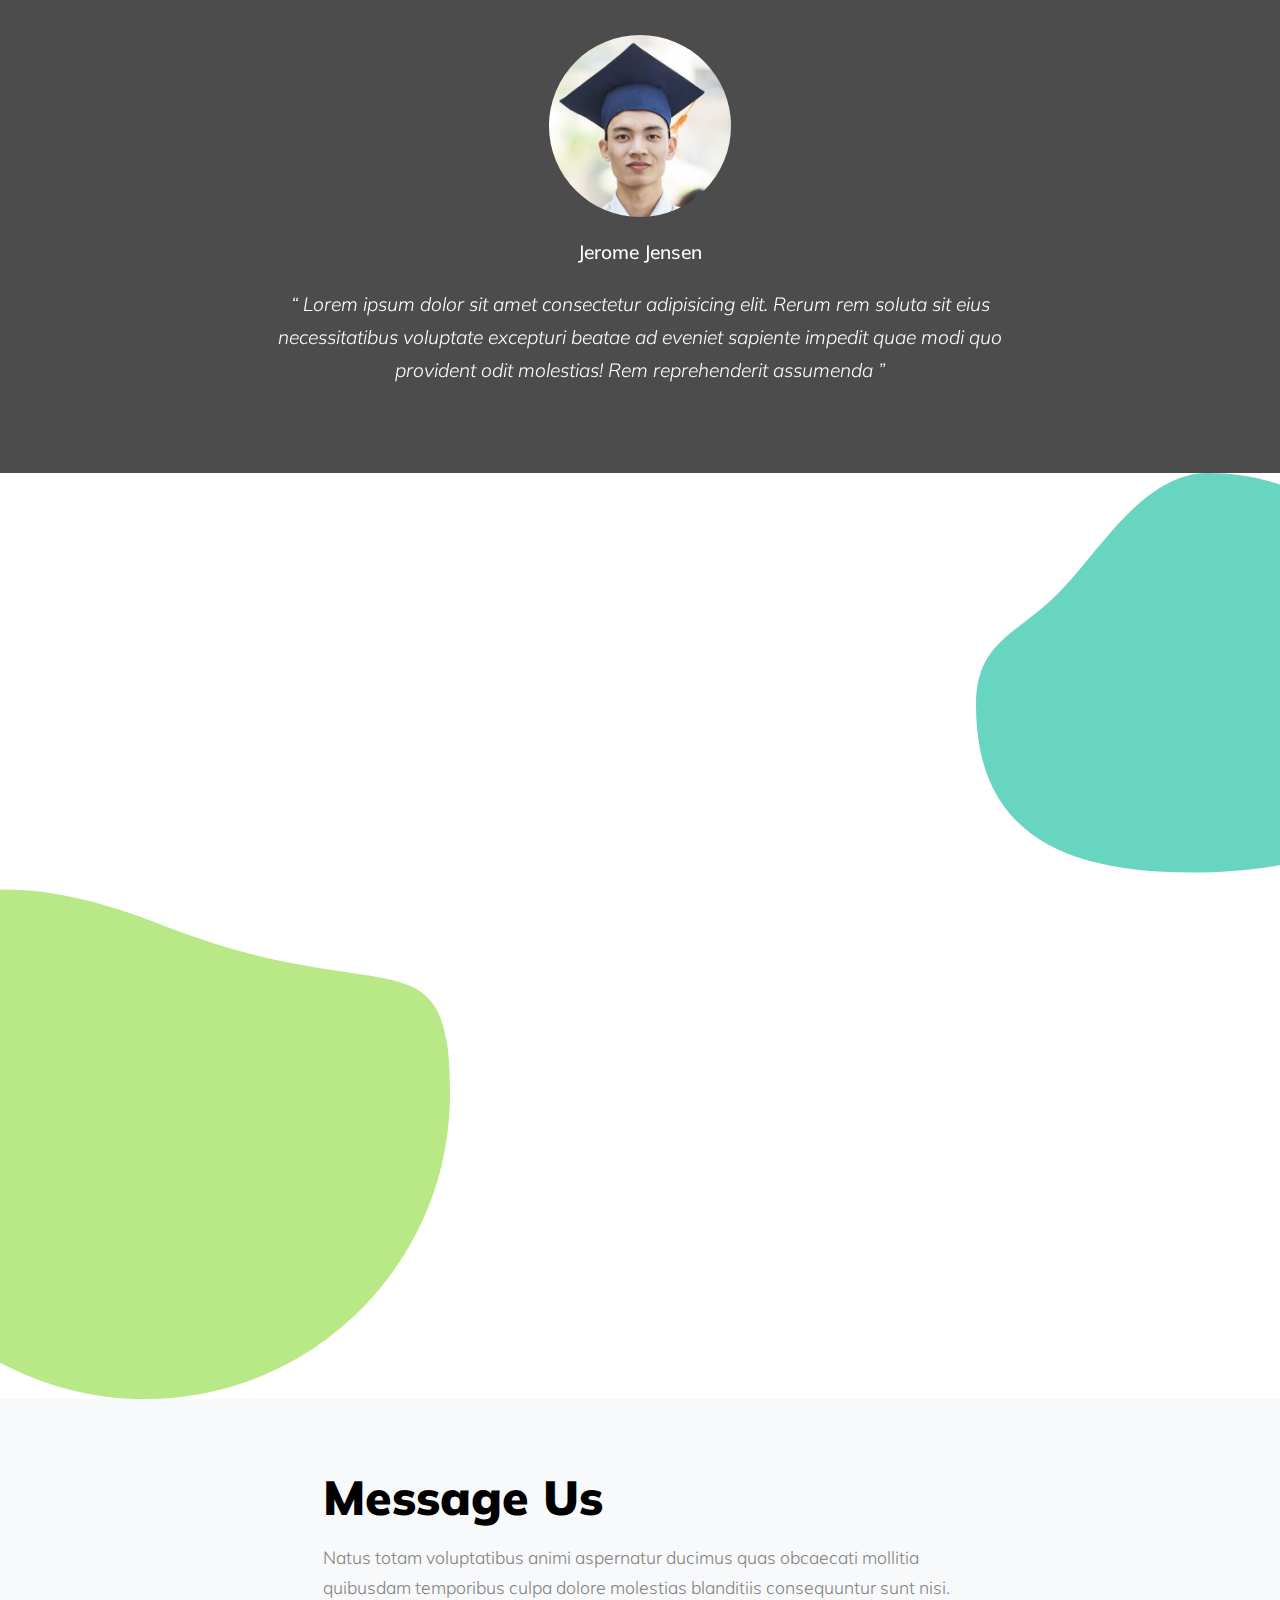
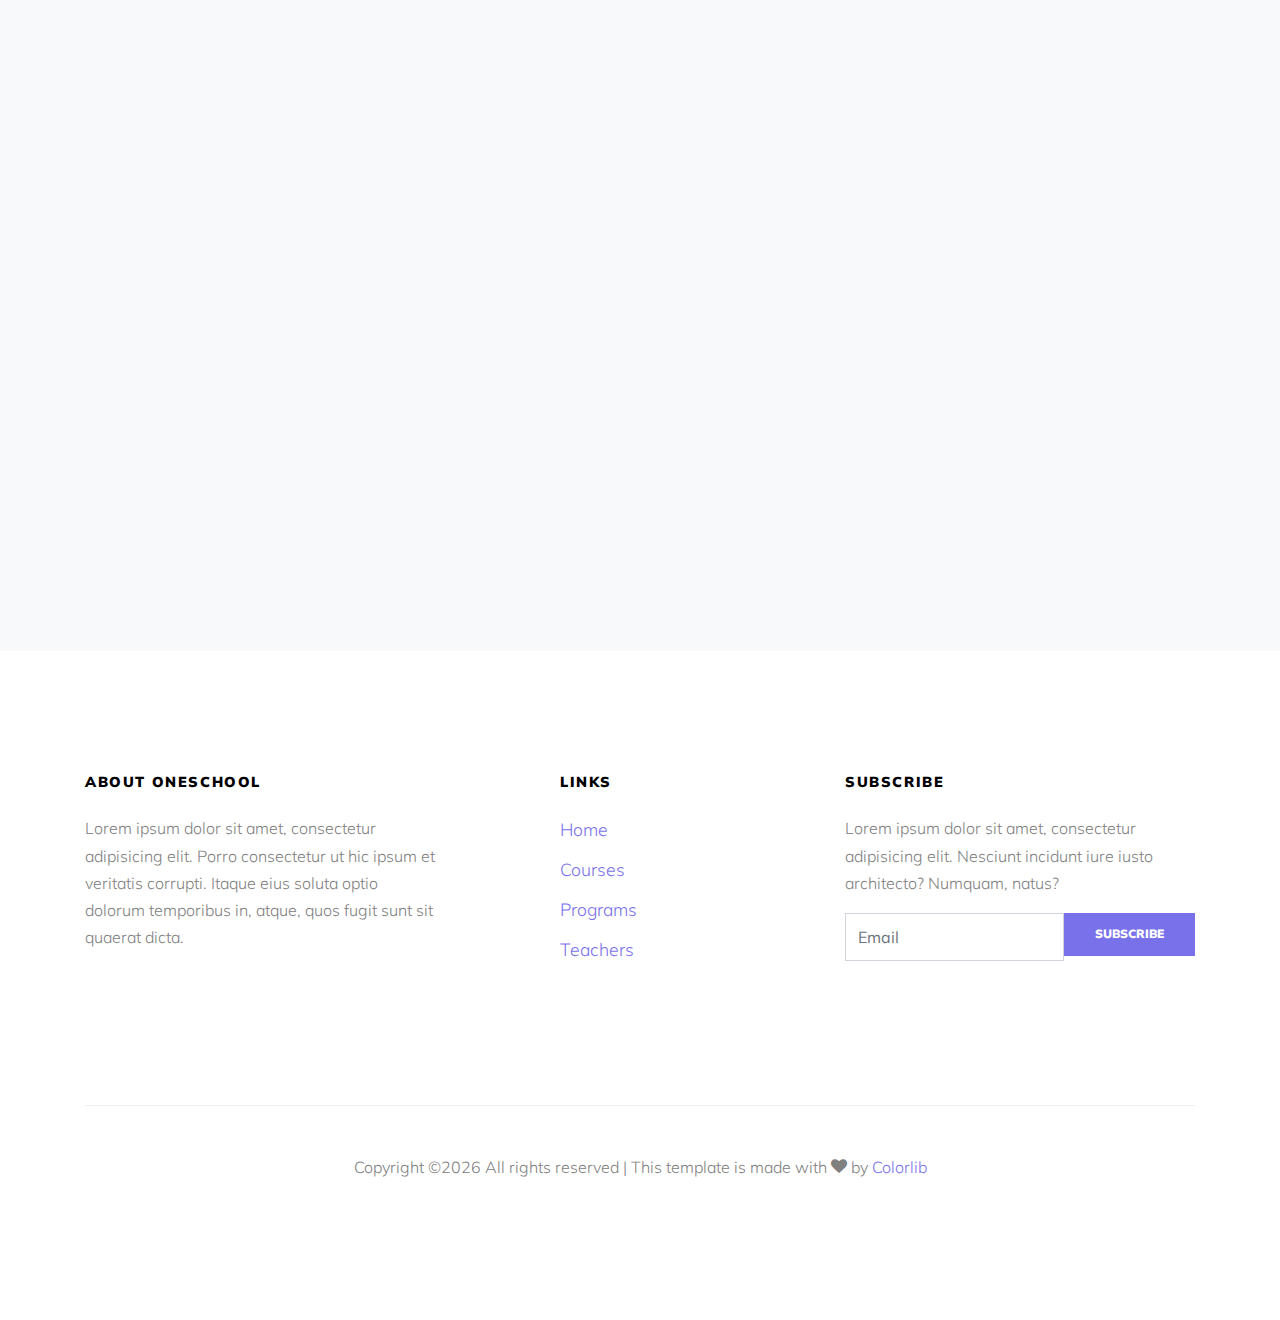
<file: index - Copy.html>
<!DOCTYPE html>
<html lang="en">
  <head>
    <title>OneSchool &mdash; Website by Colorlib</title>
    <meta charset="utf-8">
    <meta name="viewport" content="width=device-width, initial-scale=1, shrink-to-fit=no">
    
    
    <link href="https://fonts.googleapis.com/css?family=Muli:300,400,700,900" rel="stylesheet">
    <link rel="stylesheet" href="fonts/icomoon/style.css">

    <link rel="stylesheet" href="css/bootstrap.min.css">
    <link rel="stylesheet" href="css/jquery-ui.css">
    <link rel="stylesheet" href="css/owl.carousel.min.css">
    <link rel="stylesheet" href="css/owl.theme.default.min.css">
    <link rel="stylesheet" href="css/owl.theme.default.min.css">

    <link rel="stylesheet" href="css/jquery.fancybox.min.css">

    <link rel="stylesheet" href="css/bootstrap-datepicker.css">

    <link rel="stylesheet" href="fonts/flaticon/font/flaticon.css">

    <link rel="stylesheet" href="css/aos.css">

    <link rel="stylesheet" href="css/style.css">
    
  </head>
  <body data-spy="scroll" data-target=".site-navbar-target" data-offset="300">
  
  <div class="site-wrap">

    <div class="site-mobile-menu site-navbar-target">
      <div class="site-mobile-menu-header">
        <div class="site-mobile-menu-close mt-3">
          <span class="icon-close2 js-menu-toggle"></span>
        </div>
      </div>
      <div class="site-mobile-menu-body"></div>
    </div>
   
    
    <header class="site-navbar py-4 js-sticky-header site-navbar-target" role="banner">
      
      <div class="container-fluid">
        <div class="d-flex align-items-center">
          <div class="site-logo mr-auto w-25"><a href="index.html">OneSchool</a></div>

          <div class="mx-auto text-center">
            <nav class="site-navigation position-relative text-right" role="navigation">
              <ul class="site-menu main-menu js-clone-nav mx-auto d-none d-lg-block  m-0 p-0">
                <li><a href="#home-section" class="nav-link">Home</a></li>
                <li><a href="#courses-section" class="nav-link">Courses</a></li>
                <li><a href="#programs-section" class="nav-link">Programs</a></li>
                <li><a href="#teachers-section" class="nav-link">Teachers</a></li>
              </ul>
            </nav>
          </div>

          <div class="ml-auto w-25">
            <nav class="site-navigation position-relative text-right" role="navigation">
              <ul class="site-menu main-menu site-menu-dark js-clone-nav mr-auto d-none d-lg-block m-0 p-0">
                <li class="cta"><a href="#contact-section" class="nav-link"><span>Contact Us</span></a></li>
              </ul>
            </nav>
            <a href="#" class="d-inline-block d-lg-none site-menu-toggle js-menu-toggle text-black float-right"><span class="icon-menu h3"></span></a>
          </div>
        </div>
      </div>
      
    </header>

    <div class="intro-section" id="home-section">
      
      <div class="slide-1" style="background-image: url('images/hero_1.jpg');" data-stellar-background-ratio="0.5">
        <div class="container">
          <div class="row align-items-center">
            <div class="col-12">
              <div class="row align-items-center">
                <div class="col-lg-6 mb-4">
                  <h1  data-aos="fade-up" data-aos-delay="100">Learn From The Expert</h1>
                  <p class="mb-4"  data-aos="fade-up" data-aos-delay="200">Lorem ipsum dolor sit amet consectetur adipisicing elit. Maxime ipsa nulla sed quis rerum amet natus quas necessitatibus.</p>
                  <p data-aos="fade-up" data-aos-delay="300"><a href="#" class="btn btn-primary py-3 px-5 btn-pill">Admission Now</a></p>

                </div>

                <div class="col-lg-5 ml-auto" data-aos="fade-up" data-aos-delay="500">
                  <form action="" method="post" class="form-box">
                    <h3 class="h4 text-black mb-4">Sign Up</h3>
                    <div class="form-group">
                      <input type="text" class="form-control" placeholder="Email Addresss">
                    </div>
                    <div class="form-group">
                      <input type="password" class="form-control" placeholder="Password">
                    </div>
                    <div class="form-group mb-4">
                      <input type="password" class="form-control" placeholder="Re-type Password">
                    </div>
                    <div class="form-group">
                      <input type="submit" class="btn btn-primary btn-pill" value="Sign up">
                    </div>
                  </form>

                </div>
              </div>
            </div>
            
          </div>
        </div>
      </div>
    </div>

    
    <div class="site-section courses-title" id="courses-section">
      <div class="container">
        <div class="row mb-5 justify-content-center">
          <div class="col-lg-7 text-center" data-aos="fade-up" data-aos-delay="">
            <h2 class="section-title">Courses</h2>
          </div>
        </div>
      </div>
    </div>
    <div class="site-section courses-entry-wrap"  data-aos="fade-up" data-aos-delay="100">
      <div class="container">
        <div class="row">

          <div class="owl-carousel col-12 nonloop-block-14">

            <div class="course bg-white h-100 align-self-stretch">
              <figure class="m-0">
                <a href="course-single.html"><img src="images/img_1.jpg" alt="Image" class="img-fluid"></a>
              </figure>
              <div class="course-inner-text py-4 px-4">
                <span class="course-price">$20</span>
                <div class="meta"><span class="icon-clock-o"></span>4 Lessons / 12 week</div>
                <h3><a href="#">Study Law of Physics</a></h3>
                <p>Lorem ipsum dolor sit amet ipsa nulla adipisicing elit. </p>
              </div>
              <div class="d-flex border-top stats">
                <div class="py-3 px-4"><span class="icon-users"></span> 2,193 students</div>
                <div class="py-3 px-4 w-25 ml-auto border-left"><span class="icon-chat"></span> 2</div>
              </div>
            </div>

            <div class="course bg-white h-100 align-self-stretch">
              <figure class="m-0">
                <a href="course-single.html"><img src="images/img_2.jpg" alt="Image" class="img-fluid"></a>
              </figure>
              <div class="course-inner-text py-4 px-4">
                <span class="course-price">$99</span>
                <div class="meta"><span class="icon-clock-o"></span>4 Lessons / 12 week</div>
                <h3><a href="#">Logo Design Course</a></h3>
                <p>Lorem ipsum dolor sit amet ipsa nulla adipisicing elit. </p>
              </div>
              <div class="d-flex border-top stats">
                <div class="py-3 px-4"><span class="icon-users"></span> 2,193 students</div>
                <div class="py-3 px-4 w-25 ml-auto border-left"><span class="icon-chat"></span> 2</div>
              </div>
            </div>

            <div class="course bg-white h-100 align-self-stretch">
              <figure class="m-0">
                <a href="course-single.html"><img src="images/img_3.jpg" alt="Image" class="img-fluid"></a>
              </figure>
              <div class="course-inner-text py-4 px-4">
                <span class="course-price">$99</span>
                <div class="meta"><span class="icon-clock-o"></span>4 Lessons / 12 week</div>
                <h3><a href="#">JS Programming Language</a></h3>
                <p>Lorem ipsum dolor sit amet ipsa nulla adipisicing elit. </p>
              </div>
              <div class="d-flex border-top stats">
                <div class="py-3 px-4"><span class="icon-users"></span> 2,193 students</div>
                <div class="py-3 px-4 w-25 ml-auto border-left"><span class="icon-chat"></span> 2</div>
              </div>
            </div>



            <div class="course bg-white h-100 align-self-stretch">
              <figure class="m-0">
                <a href="course-single.html"><img src="images/img_4.jpg" alt="Image" class="img-fluid"></a>
              </figure>
              <div class="course-inner-text py-4 px-4">
                <span class="course-price">$20</span>
                <div class="meta"><span class="icon-clock-o"></span>4 Lessons / 12 week</div>
                <h3><a href="#">Study Law of Physics</a></h3>
                <p>Lorem ipsum dolor sit amet ipsa nulla adipisicing elit. </p>
              </div>
              <div class="d-flex border-top stats">
                <div class="py-3 px-4"><span class="icon-users"></span> 2,193 students</div>
                <div class="py-3 px-4 w-25 ml-auto border-left"><span class="icon-chat"></span> 2</div>
              </div>
            </div>

            <div class="course bg-white h-100 align-self-stretch">
              <figure class="m-0">
                <a href="course-single.html"><img src="images/img_5.jpg" alt="Image" class="img-fluid"></a>
              </figure>
              <div class="course-inner-text py-4 px-4">
                <span class="course-price">$99</span>
                <div class="meta"><span class="icon-clock-o"></span>4 Lessons / 12 week</div>
                <h3><a href="#">Logo Design Course</a></h3>
                <p>Lorem ipsum dolor sit amet ipsa nulla adipisicing elit. </p>
              </div>
              <div class="d-flex border-top stats">
                <div class="py-3 px-4"><span class="icon-users"></span> 2,193 students</div>
                <div class="py-3 px-4 w-25 ml-auto border-left"><span class="icon-chat"></span> 2</div>
              </div>
            </div>

            <div class="course bg-white h-100 align-self-stretch">
              <figure class="m-0">
                <a href="course-single.html"><img src="images/img_6.jpg" alt="Image" class="img-fluid"></a>
              </figure>
              <div class="course-inner-text py-4 px-4">
                <span class="course-price">$99</span>
                <div class="meta"><span class="icon-clock-o"></span>4 Lessons / 12 week</div>
                <h3><a href="#">JS Programming Language</a></h3>
                <p>Lorem ipsum dolor sit amet ipsa nulla adipisicing elit. </p>
              </div>
              <div class="d-flex border-top stats">
                <div class="py-3 px-4"><span class="icon-users"></span> 2,193 students</div>
                <div class="py-3 px-4 w-25 ml-auto border-left"><span class="icon-chat"></span> 2</div>
              </div>
            </div>

          </div>

         

        </div>
        <div class="row justify-content-center">
          <div class="col-7 text-center">
            <button class="customPrevBtn btn btn-primary m-1">Prev</button>
            <button class="customNextBtn btn btn-primary m-1">Next</button>
          </div>
        </div>
      </div>
    </div>


    <div class="site-section" id="programs-section">
      <div class="container">
        <div class="row mb-5 justify-content-center">
          <div class="col-lg-7 text-center"  data-aos="fade-up" data-aos-delay="">
            <h2 class="section-title">Our Programs</h2>
            <p>Lorem ipsum dolor sit amet, consectetur adipisicing elit. Magnam repellat aut neque! Doloribus sunt non aut reiciendis, vel recusandae obcaecati hic dicta repudiandae in quas quibusdam ullam, illum sed veniam!</p>
          </div>
        </div>
        <div class="row mb-5 align-items-center">
          <div class="col-lg-7 mb-5" data-aos="fade-up" data-aos-delay="100">
            <img src="images/undraw_youtube_tutorial.svg" alt="Image" class="img-fluid">
          </div>
          <div class="col-lg-4 ml-auto" data-aos="fade-up" data-aos-delay="200">
            <h2 class="text-black mb-4">We Are Excellent In Education</h2>
            <p class="mb-4">Lorem ipsum dolor sit amet consectetur adipisicing elit. Rem maxime nam porro possimus fugiat quo molestiae illo.</p>

            <div class="d-flex align-items-center custom-icon-wrap mb-3">
              <span class="custom-icon-inner mr-3"><span class="icon icon-graduation-cap"></span></span>
              <div><h3 class="m-0">22,931 Yearly Graduates</h3></div>
            </div>

            <div class="d-flex align-items-center custom-icon-wrap">
              <span class="custom-icon-inner mr-3"><span class="icon icon-university"></span></span>
              <div><h3 class="m-0">150 Universities Worldwide</h3></div>
            </div>

          </div>
        </div>

        <div class="row mb-5 align-items-center">
          <div class="col-lg-7 mb-5 order-1 order-lg-2" data-aos="fade-up" data-aos-delay="100">
            <img src="images/undraw_teaching.svg" alt="Image" class="img-fluid">
          </div>
          <div class="col-lg-4 mr-auto order-2 order-lg-1" data-aos="fade-up" data-aos-delay="200">
            <h2 class="text-black mb-4">Strive for Excellent</h2>
            <p class="mb-4">Lorem ipsum dolor sit amet consectetur adipisicing elit. Rem maxime nam porro possimus fugiat quo molestiae illo.</p>

            <div class="d-flex align-items-center custom-icon-wrap mb-3">
              <span class="custom-icon-inner mr-3"><span class="icon icon-graduation-cap"></span></span>
              <div><h3 class="m-0">22,931 Yearly Graduates</h3></div>
            </div>

            <div class="d-flex align-items-center custom-icon-wrap">
              <span class="custom-icon-inner mr-3"><span class="icon icon-university"></span></span>
              <div><h3 class="m-0">150 Universities Worldwide</h3></div>
            </div>

          </div>
        </div>

        <div class="row mb-5 align-items-center">
          <div class="col-lg-7 mb-5" data-aos="fade-up" data-aos-delay="100">
            <img src="images/undraw_teacher.svg" alt="Image" class="img-fluid">
          </div>
          <div class="col-lg-4 ml-auto" data-aos="fade-up" data-aos-delay="200">
            <h2 class="text-black mb-4">Education is life</h2>
            <p class="mb-4">Lorem ipsum dolor sit amet consectetur adipisicing elit. Rem maxime nam porro possimus fugiat quo molestiae illo.</p>

            <div class="d-flex align-items-center custom-icon-wrap mb-3">
              <span class="custom-icon-inner mr-3"><span class="icon icon-graduation-cap"></span></span>
              <div><h3 class="m-0">22,931 Yearly Graduates</h3></div>
            </div>

            <div class="d-flex align-items-center custom-icon-wrap">
              <span class="custom-icon-inner mr-3"><span class="icon icon-university"></span></span>
              <div><h3 class="m-0">150 Universities Worldwide</h3></div>
            </div>

          </div>
        </div>

      </div>
    </div>

    <div class="site-section" id="teachers-section">
      <div class="container">

        <div class="row mb-5 justify-content-center">
          <div class="col-lg-7 mb-5 text-center"  data-aos="fade-up" data-aos-delay="">
            <h2 class="section-title">Our Teachers</h2>
            <p class="mb-5">Lorem ipsum dolor sit amet, consectetur adipisicing elit. Magnam repellat aut neque! Doloribus sunt non aut reiciendis, vel recusandae obcaecati hic dicta repudiandae in quas quibusdam ullam, illum sed veniam!</p>
          </div>
        </div>

        <div class="row">

          <div class="col-md-6 col-lg-4 mb-4" data-aos="fade-up" data-aos-delay="100">
            <div class="teacher text-center">
              <img src="images/person_1.jpg" alt="Image" class="img-fluid w-50 rounded-circle mx-auto mb-4">
              <div class="py-2">
                <h3 class="text-black">Benjamin Stone</h3>
                <p class="position">Physics Teacher</p>
                <p>Lorem ipsum dolor sit amet, consectetur adipisicing elit. Porro eius suscipit delectus enim iusto tempora, adipisci at provident.</p>
              </div>
            </div>
          </div>

          <div class="col-md-6 col-lg-4 mb-4" data-aos="fade-up" data-aos-delay="200">
            <div class="teacher text-center">
              <img src="images/person_2.jpg" alt="Image" class="img-fluid w-50 rounded-circle mx-auto mb-4">
              <div class="py-2">
                <h3 class="text-black">Katleen Stone</h3>
                <p class="position">Physics Teacher</p>
                <p>Lorem ipsum dolor sit amet, consectetur adipisicing elit. Porro eius suscipit delectus enim iusto tempora, adipisci at provident.</p>
              </div>
            </div>
          </div>

          <div class="col-md-6 col-lg-4 mb-4" data-aos="fade-up" data-aos-delay="300">
            <div class="teacher text-center">
              <img src="images/person_3.jpg" alt="Image" class="img-fluid w-50 rounded-circle mx-auto mb-4">
              <div class="py-2">
                <h3 class="text-black">Sadie White</h3>
                <p class="position">Physics Teacher</p>
                <p>Lorem ipsum dolor sit amet, consectetur adipisicing elit. Porro eius suscipit delectus enim iusto tempora, adipisci at provident.</p>
              </div>
            </div>
          </div>
        </div>
      </div>
    </div>

    <div class="site-section bg-image overlay" style="background-image: url('images/hero_1.jpg');">
      <div class="container">
        <div class="row justify-content-center align-items-center">
          <div class="col-md-8 text-center testimony">
            <img src="images/person_4.jpg" alt="Image" class="img-fluid w-25 mb-4 rounded-circle">
            <h3 class="mb-4">Jerome Jensen</h3>
            <blockquote>
              <p>&ldquo; Lorem ipsum dolor sit amet consectetur adipisicing elit. Rerum rem soluta sit eius necessitatibus voluptate excepturi beatae ad eveniet sapiente impedit quae modi quo provident odit molestias! Rem reprehenderit assumenda &rdquo;</p>
            </blockquote>
          </div>
        </div>
      </div>
    </div>

    <div class="site-section pb-0">

      <div class="future-blobs">
        <div class="blob_2">
          <img src="images/blob_2.svg" alt="Image">
        </div>
        <div class="blob_1">
          <img src="images/blob_1.svg" alt="Image">
        </div>
      </div>
      <div class="container">
        <div class="row mb-5 justify-content-center" data-aos="fade-up" data-aos-delay="">
          <div class="col-lg-7 text-center">
            <h2 class="section-title">Why Choose Us</h2>
          </div>
        </div>
        <div class="row">
          <div class="col-lg-4 ml-auto align-self-start"  data-aos="fade-up" data-aos-delay="100">

            <div class="p-4 rounded bg-white why-choose-us-box">

              <div class="d-flex align-items-center custom-icon-wrap custom-icon-light mb-3">
                <div class="mr-3"><span class="custom-icon-inner"><span class="icon icon-graduation-cap"></span></span></div>
                <div><h3 class="m-0">22,931 Yearly Graduates</h3></div>
              </div>

              <div class="d-flex align-items-center custom-icon-wrap custom-icon-light mb-3">
                <div class="mr-3"><span class="custom-icon-inner"><span class="icon icon-university"></span></span></div>
                <div><h3 class="m-0">150 Universities Worldwide</h3></div>
              </div>

              <div class="d-flex align-items-center custom-icon-wrap custom-icon-light mb-3">
                <div class="mr-3"><span class="custom-icon-inner"><span class="icon icon-graduation-cap"></span></span></div>
                <div><h3 class="m-0">Top Professionals in The World</h3></div>
              </div>

              <div class="d-flex align-items-center custom-icon-wrap custom-icon-light mb-3">
                <div class="mr-3"><span class="custom-icon-inner"><span class="icon icon-university"></span></span></div>
                <div><h3 class="m-0">Expand Your Knowledge</h3></div>
              </div>

              <div class="d-flex align-items-center custom-icon-wrap custom-icon-light mb-3">
                <div class="mr-3"><span class="custom-icon-inner"><span class="icon icon-graduation-cap"></span></span></div>
                <div><h3 class="m-0">Best Online Teaching Assistant Courses</h3></div>
              </div>

              <div class="d-flex align-items-center custom-icon-wrap custom-icon-light">
                <div class="mr-3"><span class="custom-icon-inner"><span class="icon icon-university"></span></span></div>
                <div><h3 class="m-0">Best Teachers</h3></div>
              </div>

            </div>


          </div>
          <div class="col-lg-7 align-self-end"  data-aos="fade-left" data-aos-delay="200">
            <img src="images/person_transparent.png" alt="Image" class="img-fluid">
          </div>
        </div>
      </div>
    </div>

    



    <div class="site-section bg-light" id="contact-section">
      <div class="container">

        <div class="row justify-content-center">
          <div class="col-md-7">


            
            <h2 class="section-title mb-3">Message Us</h2>
            <p class="mb-5">Natus totam voluptatibus animi aspernatur ducimus quas obcaecati mollitia quibusdam temporibus culpa dolore molestias blanditiis consequuntur sunt nisi.</p>
          
            <form method="post" data-aos="fade">
              <div class="form-group row">
                <div class="col-md-6 mb-3 mb-lg-0">
                  <input type="text" class="form-control" placeholder="First name">
                </div>
                <div class="col-md-6">
                  <input type="text" class="form-control" placeholder="Last name">
                </div>
              </div>

              <div class="form-group row">
                <div class="col-md-12">
                  <input type="text" class="form-control" placeholder="Subject">
                </div>
              </div>

              <div class="form-group row">
                <div class="col-md-12">
                  <input type="email" class="form-control" placeholder="Email">
                </div>
              </div>
              <div class="form-group row">
                <div class="col-md-12">
                  <textarea class="form-control" id="" cols="30" rows="10" placeholder="Write your message here."></textarea>
                </div>
              </div>

              <div class="form-group row">
                <div class="col-md-6">
                  
                  <input type="submit" class="btn btn-primary py-3 px-5 btn-block btn-pill" value="Send Message">
                </div>
              </div>

            </form>
          </div>
        </div>
      </div>
    </div>
    
     
    <footer class="footer-section bg-white">
      <div class="container">
        <div class="row">
          <div class="col-md-4">
            <h3>About OneSchool</h3>
            <p>Lorem ipsum dolor sit amet, consectetur adipisicing elit. Porro consectetur ut hic ipsum et veritatis corrupti. Itaque eius soluta optio dolorum temporibus in, atque, quos fugit sunt sit quaerat dicta.</p>
          </div>

          <div class="col-md-3 ml-auto">
            <h3>Links</h3>
            <ul class="list-unstyled footer-links">
              <li><a href="#">Home</a></li>
              <li><a href="#">Courses</a></li>
              <li><a href="#">Programs</a></li>
              <li><a href="#">Teachers</a></li>
            </ul>
          </div>

          <div class="col-md-4">
            <h3>Subscribe</h3>
            <p>Lorem ipsum dolor sit amet, consectetur adipisicing elit. Nesciunt incidunt iure iusto architecto? Numquam, natus?</p>
            <form action="#" class="footer-subscribe">
              <div class="d-flex mb-5">
                <input type="text" class="form-control rounded-0" placeholder="Email">
                <input type="submit" class="btn btn-primary rounded-0" value="Subscribe">
              </div>
            </form>
          </div>

        </div>

        <div class="row pt-5 mt-5 text-center">
          <div class="col-md-12">
            <div class="border-top pt-5">
            <p>
        <!-- Link back to Colorlib can't be removed. Template is licensed under CC BY 3.0. -->
        Copyright &copy;<script>document.write(new Date().getFullYear());</script> All rights reserved | This template is made with <i class="icon-heart" aria-hidden="true"></i> by <a href="https://colorlib.com" target="_blank" >Colorlib</a>
        <!-- Link back to Colorlib can't be removed. Template is licensed under CC BY 3.0. -->
      </p>
            </div>
          </div>
          
        </div>
      </div>
    </footer>

  
    
  </div> <!-- .site-wrap -->

  <script src="js/jquery-3.3.1.min.js"></script>
  <script src="js/jquery-migrate-3.0.1.min.js"></script>
  <script src="js/jquery-ui.js"></script>
  <script src="js/popper.min.js"></script>
  <script src="js/bootstrap.min.js"></script>
  <script src="js/owl.carousel.min.js"></script>
  <script src="js/jquery.stellar.min.js"></script>
  <script src="js/jquery.countdown.min.js"></script>
  <script src="js/bootstrap-datepicker.min.js"></script>
  <script src="js/jquery.easing.1.3.js"></script>
  <script src="js/aos.js"></script>
  <script src="js/jquery.fancybox.min.js"></script>
  <script src="js/jquery.sticky.js"></script>

  
  <script src="js/main.js"></script>
    
  </body>
</html>
</file>
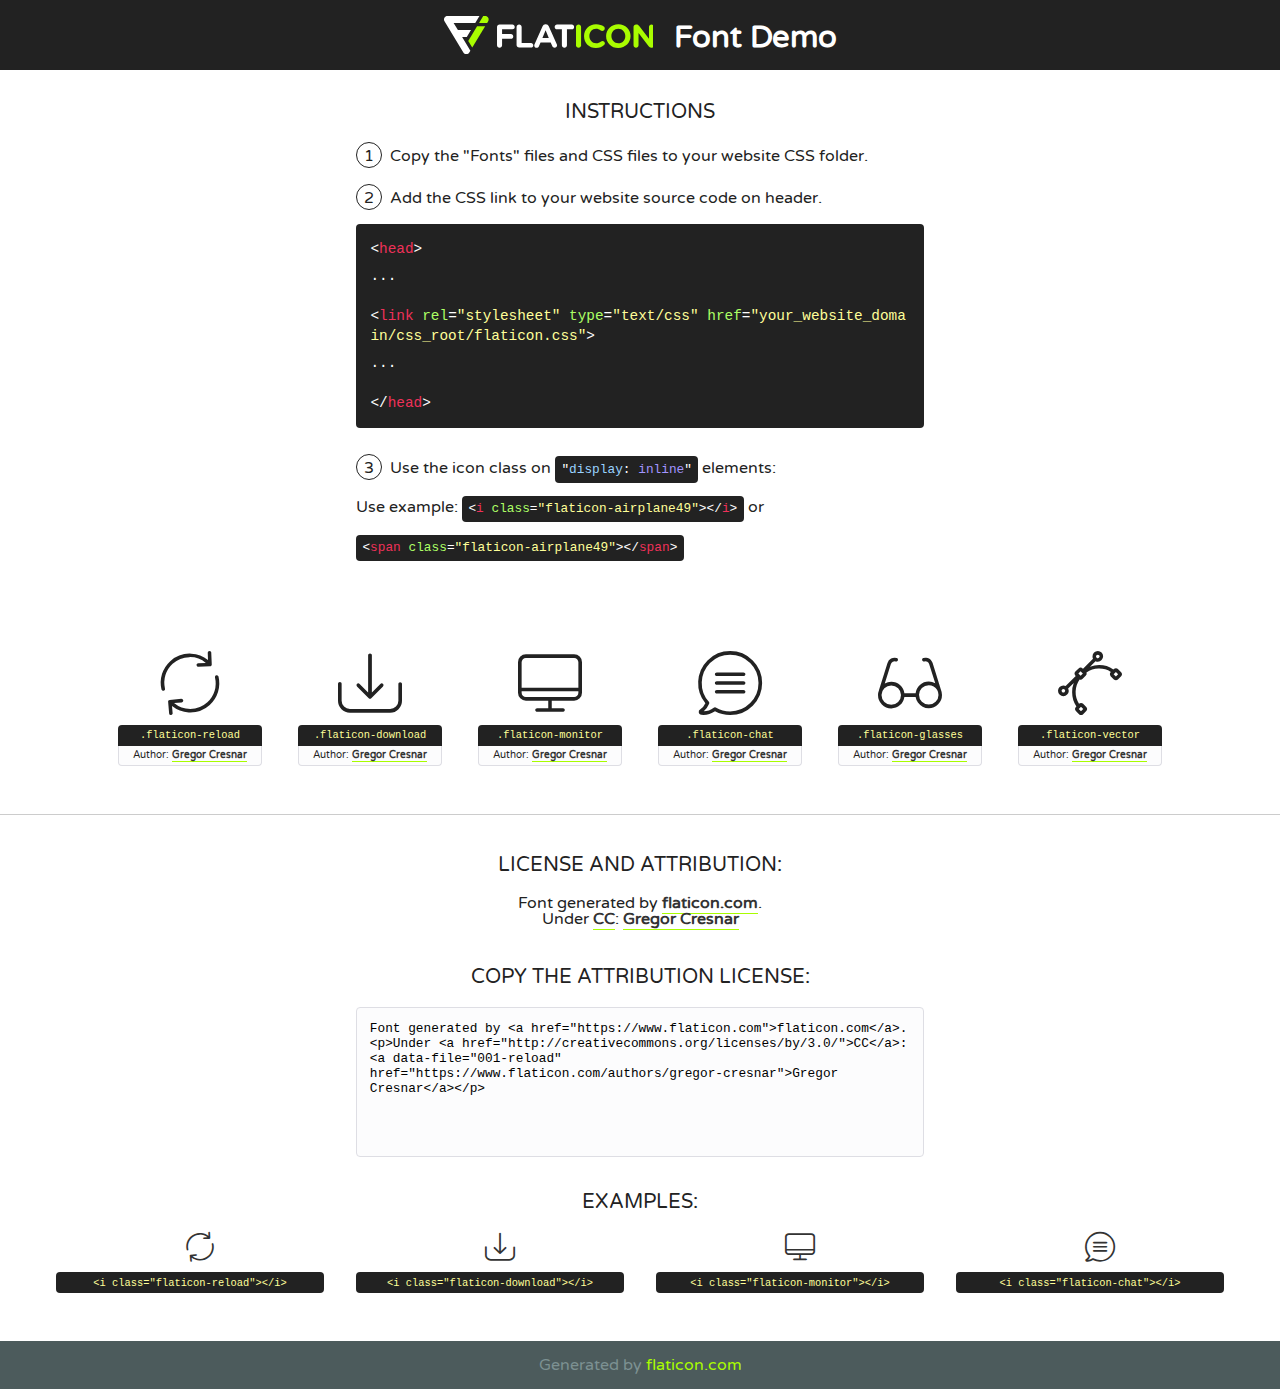
<file: fonts/flaticon/font/flaticon.html>
<!DOCTYPE html>
<!--
  Flaticon icon font: Flaticon
  Creation date: 21/03/2019 11:46
-->
<html>
<!DOCTYPE html>
<html>

<head>
    <title>Flaticon WebFont</title>
    <link href="http://fonts.googleapis.com/css?family=Varela+Round" rel="stylesheet" type="text/css" />
    <link rel="stylesheet" type="text/css" href="flaticon.css">
    <meta charset="UTF-8">
    <style>
    html, body, div, span, applet, object, iframe,
    h1, h2, h3, h4, h5, h6, p, blockquote, pre,
    a, abbr, acronym, address, big, cite, code,
    del, dfn, em, img, ins, kbd, q, s, samp,
    small, strike, strong, sub, sup, tt, var,
    b, u, i, center,
    dl, dt, dd, ol, ul, li,
    fieldset, form, label, legend,
    table, caption, tbody, tfoot, thead, tr, th, td,
    article, aside, canvas, details, embed, 
    figure, figcaption, footer, header, hgroup, 
    menu, nav, output, ruby, section, summary,
    time, mark, audio, video {
        margin: 0;
        padding: 0;
        border: 0;
        font-size: 100%;
        font: inherit;
        vertical-align: baseline;
    }
    /* HTML5 display-role reset for older browsers */
    article, aside, details, figcaption, figure, 
    footer, header, hgroup, menu, nav, section {
        display: block;
    }
    body {
        line-height: 1;
    }
    ol, ul {
        list-style: none;
    }
    blockquote, q {
        quotes: none;
    }
    blockquote:before, blockquote:after,
    q:before, q:after {
        content: '';
        content: none;
    }
    table {
        border-collapse: collapse;
        border-spacing: 0;
    }
    body {
        font-family: 'Varela Round', Helvetica, Arial, sans-serif;
        font-size: 16px;
        color: #222;
    }
    a {
        color: #333;
        border-bottom: 1px solid #a9fd00;
        font-weight: bold;
        text-decoration: none;
    }
    * {
        -moz-box-sizing: border-box;
        -webkit-box-sizing: border-box;
        box-sizing: border-box;
        margin: 0;
        padding: 0;
    }
    [class^="flaticon-"]:before, [class*=" flaticon-"]:before, [class^="flaticon-"]:after, [class*=" flaticon-"]:after {
        font-family: Flaticon;
        font-size: 30px;
        font-style: normal;
        margin-left: 20px;
        color: #333;
    }
    .wrapper {
        max-width: 600px;
        margin: auto;
        padding: 0 1em;
    }
    .title {
        font-size: 1.25em;
        text-align: center;
        margin-bottom: 1em;
        text-transform: uppercase;
    }
    header {
        text-align: center;
        background-color: #222;
        color: #fff;
        padding: 1em;
    }
    header .logo {
        width: 210px;
        height: 38px;
        display: inline-block;
        vertical-align: middle;
        margin-right: 1em;
        border: none;
    }
    header strong {
        font-size: 1.95em;
        font-weight: bold;
        vertical-align: middle;
        margin-top: 5px;
        display: inline-block;
    }
    .demo {
        margin: 2em auto;
        line-height: 1.25em;
    }
    .demo ul li {
        margin-bottom: 1em;
    }
    .demo ul li .num {
        color: #222;
        border-radius: 20px;
        display: inline-block;
        width: 26px;
        padding: 3px;
        height: 26px;
        text-align: center;
        margin-right: 0.5em;
        border: 1px solid #222;
    }
    .demo ul li code {
        background-color: #222;
        border-radius: 4px;
        padding: 0.25em 0.5em;
        display: inline-block;
        color: #fff;
        font-family: Consolas,Monaco,Lucida Console,Liberation Mono,DejaVu Sans Mono,Bitstream Vera Sans Mono,Courier New, monospace;
        font-weight: lighter;
        margin-top: 1em;
        font-size: 0.8em;
        word-break: break-all;
    }
    .demo ul li code.big {
        padding: 1em;
        font-size: 0.9em;
    }
    .demo ul li code .red {
        color: #EF3159;
    }
    .demo ul li code .green {
        color: #ACFF65;
    }
    .demo ul li code .yellow {
        color: #FFFF99;
    }
    .demo ul li code .blue {
        color: #99D3FF;
    }
    .demo ul li code .purple {
        color: #A295FF;
    }
    .demo ul li code .dots {
        margin-top: 0.5em;
        display: block;
    }
    #glyphs {
        border-bottom: 1px solid #ccc;
        padding: 2em 0;
        text-align: center;
    }
    .glyph {
        display: inline-block;
        width: 9em;
        margin: 1em;
        text-align: center;
        vertical-align: top;
        background: #FFF;
    }
    .glyph .glyph-icon {
        padding: 10px;
        display: block;
        font-family:"Flaticon";
        font-size: 64px;
        line-height: 1;
    }
    .glyph .glyph-icon:before {
        font-size: 64px;
        color: #222;
        margin-left: 0;
    }
    .class-name {
        font-size: 0.65em;
        background-color: #222;
        color: #fff;
        border-radius: 4px 4px 0 0;
        padding: 0.5em;
        color: #FFFF99;
        font-family: Consolas,Monaco,Lucida Console,Liberation Mono,DejaVu Sans Mono,Bitstream Vera Sans Mono,Courier New, monospace;
    }
    .author-name {
        font-size: 0.6em;
        background-color: #fcfcfd;
        border: 1px solid #DEDEE4;
        border-top: 0;
        border-radius: 0 0 4px 4px;
        padding: 0.5em;
    }
    .class-name:last-child {
        font-size: 10px;
        color:#888;
    }
    .class-name:last-child a {
        font-size: 10px;
        color:#555;
    }
    .class-name:last-child a:hover {
        color:#a9fd00;
    }
    .glyph > input {
        display: block;
        width: 100px;
        margin: 5px auto;
        text-align: center;
        font-size: 12px;
        cursor: text;
    }
    .glyph > input.icon-input {
        font-family:"Flaticon";
        font-size: 16px;
        margin-bottom: 10px;
    }
    .attribution .title {
        margin-top: 2em;
    }
    .attribution textarea {
        background-color: #fcfcfd;
        padding: 1em;
        border: none;
        box-shadow: none;
        border: 1px solid #DEDEE4;
        border-radius: 4px;
        resize: none;
        width: 100%;
        height: 150px;
        font-size: 0.8em;
        font-family: Consolas,Monaco,Lucida Console,Liberation Mono,DejaVu Sans Mono,Bitstream Vera Sans Mono,Courier New, monospace;
        -webkit-appearance: none;
    }
    .iconsuse {
        margin: 2em auto;
        text-align: center;
        max-width: 1200px;
    }
    .iconsuse:after {
        content: '';
        display: table;
        clear: both;
    }
    .iconsuse .image {
        float: left;
        width: 25%;
        padding: 0 1em;
    }
    .iconsuse .image p {
        margin-bottom: 1em;
    }
    .iconsuse .image span {
        display: block;
        font-size: 0.65em;
        background-color: #222;
        color: #fff;
        border-radius: 4px;
        padding: 0.5em;
        color: #FFFF99;
        margin-top: 1em;
        font-family: Consolas,Monaco,Lucida Console,Liberation Mono,DejaVu Sans Mono,Bitstream Vera Sans Mono,Courier New, monospace;
    }
    #footer {
        text-align: center;
        background-color: #4C5B5C;
        color: #7c9192;
        padding: 1em;
    }
    #footer a {
        border: none;
        color: #a9fd00;
        font-weight: normal;
    }
    @media (max-width: 960px) {
        .iconsuse .image {
            width: 50%;
        }
    }
    @media (max-width: 560px) {
        .iconsuse .image {
            width: 100%;
        }
    }
    </style>
</head>

<body class="characters-off">

    <header>
        <a href="https://www.flaticon.com" target="_blank" class="logo">
            <svg version="1.1" xmlns="http://www.w3.org/2000/svg" xmlns:xlink="http://www.w3.org/1999/xlink" xmlns:a="http://ns.adobe.com/AdobeSVGViewerExtensions/3.0/" viewBox="0 0 560.875 102.036" enable-background="new 0 0 560.875 102.036" xml:space="preserve">
                <defs>
                </defs>
                <g>
                    <g class="letters">
                        <path fill="#ffffff" d="M141.596,29.675c0-3.777,2.985-6.767,6.764-6.767h34.438c3.426,0,6.15,2.728,6.15,6.15
                        c0,3.43-2.724,6.149-6.15,6.149h-27.674v13.091h23.719c3.429,0,6.151,2.724,6.151,6.15c0,3.43-2.723,6.149-6.151,6.149h-23.719
                        v17.574c0,3.773-2.986,6.761-6.764,6.761c-3.779,0-6.764-2.989-6.764-6.761V29.675z"></path>
                        <path fill="#ffffff" d="M193.844,29.149c0-3.781,2.985-6.767,6.764-6.767c3.776,0,6.763,2.985,6.763,6.767v42.957h25.039
                        c3.426,0,6.149,2.726,6.149,6.153c0,3.425-2.723,6.15-6.149,6.15h-31.802c-3.779,0-6.764-2.986-6.764-6.768V29.149z"></path>
                        <path fill="#ffffff" d="M241.891,75.71l21.438-48.407c1.492-3.341,4.215-5.357,7.906-5.357h0.792
                        c3.686,0,6.323,2.017,7.815,5.357l21.439,48.407c0.436,0.967,0.701,1.845,0.701,2.723c0,3.602-2.809,6.501-6.414,6.501
                        c-3.161,0-5.269-1.845-6.499-4.655l-4.132-9.661h-27.059l-4.301,10.102c-1.144,2.631-3.426,4.214-6.237,4.214
                        c-3.517,0-6.24-2.81-6.24-6.325C241.1,77.64,241.451,76.677,241.891,75.71z M279.932,58.666l-8.521-20.297l-8.526,20.297H279.932
                        z"></path>
                        <path fill="#ffffff" d="M314.864,35.387H301.86c-3.429,0-6.239-2.813-6.239-6.238c0-3.429,2.811-6.24,6.239-6.24h39.533
                        c3.426,0,6.237,2.811,6.237,6.24c0,3.425-2.811,6.238-6.237,6.238h-13.001v42.785c0,3.773-2.99,6.761-6.764,6.761
                        c-3.779,0-6.764-2.989-6.764-6.761V35.387z"></path>
                        <path fill="#A9FD00" d="M352.615,29.149c0-3.781,2.985-6.767,6.767-6.767c3.774,0,6.761,2.985,6.761,6.767v49.024
                        c0,3.773-2.987,6.761-6.761,6.761c-3.781,0-6.767-2.989-6.767-6.761V29.149z"></path>
                        <path fill="#A9FD00" d="M374.132,53.836v-0.179c0-17.481,13.178-31.801,32.065-31.801c9.22,0,15.459,2.458,20.557,6.238
                        c1.402,1.054,2.637,2.985,2.637,5.357c0,3.692-2.985,6.59-6.681,6.59c-1.845,0-3.071-0.702-4.044-1.319
                        c-3.776-2.813-7.729-4.393-12.562-4.393c-10.364,0-17.831,8.611-17.831,19.154v0.173c0,10.542,7.291,19.329,17.831,19.329
                        c5.715,0,9.492-1.756,13.359-4.834c1.049-0.874,2.458-1.491,4.039-1.491c3.429,0,6.325,2.813,6.325,6.236
                        c0,2.106-1.056,3.78-2.282,4.834c-5.539,4.834-12.036,7.733-21.878,7.733C387.572,85.464,374.132,71.493,374.132,53.836z"></path>
                        <path fill="#A9FD00" d="M433.009,53.836v-0.179c0-17.481,13.79-31.801,32.766-31.801c18.981,0,32.592,14.143,32.592,31.628v0.173
                        c0,17.483-13.785,31.807-32.769,31.807C446.625,85.464,433.009,71.32,433.009,53.836z M484.224,53.836v-0.179
                        c0-10.539-7.725-19.326-18.626-19.326c-10.893,0-18.449,8.611-18.449,19.154v0.173c0,10.542,7.73,19.329,18.626,19.329
                        C476.676,72.986,484.224,64.378,484.224,53.836z"></path>
                        <path fill="#A9FD00" d="M506.233,29.321c0-3.774,2.99-6.763,6.767-6.763h1.401c3.252,0,5.183,1.583,7.029,3.953l26.093,34.265
                        V29.059c0-3.692,2.99-6.677,6.681-6.677c3.683,0,6.671,2.985,6.671,6.677v48.934c0,3.78-2.987,6.765-6.764,6.765h-0.436
                        c-3.257,0-5.188-1.581-7.034-3.953l-27.056-35.492v32.944c0,3.687-2.985,6.676-6.678,6.676c-3.683,0-6.673-2.989-6.673-6.676
                        V29.321z"></path>
                    </g>
                    <g class="insignia">
                        <path fill="#ffffff" d="M48.372,56.137h12.517l11.156-18.537H37.186L25.688,18.539h57.825L94.668,0H9.271
                        C5.925,0,2.842,1.801,1.198,4.716c-1.644,2.907-1.593,6.482,0.134,9.343l50.38,83.501c1.678,2.781,4.689,4.476,7.938,4.476
                        c3.246,0,6.257-1.695,7.935-4.476l2.898-4.804L48.372,56.137z"></path>
                        <g class="i">
                            <path fill="#A9FD00" d="M93.575,18.539h0.031v0.004l21.652,0.004l2.705-4.488c1.727-2.861,1.778-6.436,0.133-9.343
                            C116.454,1.801,113.371,0,110.026,0h-5.294L93.575,18.539z"></path>
                            <polygon fill="#A9FD00" points="88.291,27.356 64.725,66.486 75.519,84.404 109.942,27.356"></polygon>
                        </g>
                    </g>
                </g>
            </svg>
        </a>
        <strong>Font Demo</strong>
    </header>


    <section class="demo wrapper">

        <p class="title">Instructions</p>

        <ul>
            <li>
                <span class="num">1</span>Copy the "Fonts" files and CSS files to your website CSS folder.
            </li>
            <li>
                <span class="num">2</span>Add the CSS link to your website source code on header.
                <code class="big">
                    &lt;<span class="red">head</span>&gt;
                    <br/><span class="dots">...</span>
                    <br/>&lt;<span class="red">link</span> <span class="green">rel</span>=<span class="yellow">"stylesheet"</span> <span class="green">type</span>=<span class="yellow">"text/css"</span> <span class="green">href</span>=<span class="yellow">"your_website_domain/css_root/flaticon.css"</span>&gt;
                    <br/><span class="dots">...</span>
                    <br/>&lt;/<span class="red">head</span>&gt;
                </code>
            </li>

            <li>
                <p>
                    <span class="num">3</span>Use the icon class on <code>"<span class="blue">display</span>:<span class="purple"> inline</span>"</code> elements:
                    <br />
                    Use example: <code>&lt;<span class="red">i</span> <span class="green">class</span>=<span class="yellow">&quot;flaticon-airplane49&quot;</span>&gt;&lt;/<span class="red">i</span>&gt;</code> or <code>&lt;<span class="red">span</span> <span class="green">class</span>=<span class="yellow">&quot;flaticon-airplane49&quot;</span>&gt;&lt;/<span class="red">span</span>&gt;</code>
            </li>
        </ul>

    </section>




   <section id="glyphs">          
    
      
        <div class="glyph"><div class="glyph-icon flaticon-reload"></div>
            <div class="class-name">.flaticon-reload</div>
            <div class="author-name">Author: <a data-file="001-reload" href="https://www.flaticon.com/authors/gregor-cresnar">Gregor Cresnar</a> </div> 
        </div>        
        
        <div class="glyph"><div class="glyph-icon flaticon-download"></div>
            <div class="class-name">.flaticon-download</div>
            <div class="author-name">Author: <a data-file="002-download" href="https://www.flaticon.com/authors/gregor-cresnar">Gregor Cresnar</a> </div> 
        </div>        
        
        <div class="glyph"><div class="glyph-icon flaticon-monitor"></div>
            <div class="class-name">.flaticon-monitor</div>
            <div class="author-name">Author: <a data-file="003-monitor" href="https://www.flaticon.com/authors/gregor-cresnar">Gregor Cresnar</a> </div> 
        </div>        
        
        <div class="glyph"><div class="glyph-icon flaticon-chat"></div>
            <div class="class-name">.flaticon-chat</div>
            <div class="author-name">Author: <a data-file="004-chat" href="https://www.flaticon.com/authors/gregor-cresnar">Gregor Cresnar</a> </div> 
        </div>        
        
        <div class="glyph"><div class="glyph-icon flaticon-glasses"></div>
            <div class="class-name">.flaticon-glasses</div>
            <div class="author-name">Author: <a data-file="005-glasses" href="https://www.flaticon.com/authors/gregor-cresnar">Gregor Cresnar</a> </div> 
        </div>        
        
        <div class="glyph"><div class="glyph-icon flaticon-vector"></div>
            <div class="class-name">.flaticon-vector</div>
            <div class="author-name">Author: <a data-file="006-vector" href="https://www.flaticon.com/authors/gregor-cresnar">Gregor Cresnar</a> </div> 
        </div>        
        

    </section>



    <section class="attribution wrapper"   style="text-align:center;">

      <div class="title">License and attribution:</div><div class="attrDiv">Font generated by <a href="https://www.flaticon.com">flaticon.com</a>. <div><p>Under <a href="http://creativecommons.org/licenses/by/3.0/">CC</a>: <a data-file="001-reload" href="https://www.flaticon.com/authors/gregor-cresnar">Gregor Cresnar</a></p>  </div>
      </div>
      <div class="title">Copy the Attribution License:</div>

    <textarea onclick="this.focus();this.select();">Font generated by &lt;a href=&quot;https://www.flaticon.com&quot;&gt;flaticon.com&lt;/a&gt;. <p>Under <a href="http://creativecommons.org/licenses/by/3.0/">CC</a>: <a data-file="001-reload" href="https://www.flaticon.com/authors/gregor-cresnar">Gregor Cresnar</a></p>  
     </textarea>

    </section>

    <section class="iconsuse">

          <div class="title">Examples:</div>            
             
            <div class="image">
                <p>
                    <i class="glyph-icon flaticon-reload"></i> 
                    <span>&lt;i class=&quot;flaticon-reload&quot;&gt;&lt;/i&gt;</span>
                </p>
            </div>
            
            <div class="image">
                <p>
                    <i class="glyph-icon flaticon-download"></i> 
                    <span>&lt;i class=&quot;flaticon-download&quot;&gt;&lt;/i&gt;</span>
                </p>
            </div>
            
            <div class="image">
                <p>
                    <i class="glyph-icon flaticon-monitor"></i> 
                    <span>&lt;i class=&quot;flaticon-monitor&quot;&gt;&lt;/i&gt;</span>
                </p>
            </div>
            
            <div class="image">
                <p>
                    <i class="glyph-icon flaticon-chat"></i> 
                    <span>&lt;i class=&quot;flaticon-chat&quot;&gt;&lt;/i&gt;</span>
                </p>
            </div>
                       
        </div>
                            
    </section>

<div id="footer">
    <div>Generated by <a href="https://www.flaticon.com">flaticon.com</a>
    </div>
</div>



</body>
</html>
</file>
<file: fonts/icomoon/style.css>
@font-face {
  font-family: 'icomoon';
  src:  url('fonts/icomoon.eot?10si43');
  src:  url('fonts/icomoon.eot?10si43#iefix') format('embedded-opentype'),
    url('fonts/icomoon.ttf?10si43') format('truetype'),
    url('fonts/icomoon.woff?10si43') format('woff'),
    url('fonts/icomoon.svg?10si43#icomoon') format('svg');
  font-weight: normal;
  font-style: normal;
}

[class^="icon-"], [class*=" icon-"] {
  /* use !important to prevent issues with browser extensions that change fonts */
  font-family: 'icomoon' !important;
  speak: none;
  font-style: normal;
  font-weight: normal;
  font-variant: normal;
  text-transform: none;
  line-height: 1;

  /* Better Font Rendering =========== */
  -webkit-font-smoothing: antialiased;
  -moz-osx-font-smoothing: grayscale;
}

.icon-asterisk:before {
  content: "\f069";
}
.icon-plus:before {
  content: "\f067";
}
.icon-question:before {
  content: "\f128";
}
.icon-minus:before {
  content: "\f068";
}
.icon-glass:before {
  content: "\f000";
}
.icon-music:before {
  content: "\f001";
}
.icon-search:before {
  content: "\f002";
}
.icon-envelope-o:before {
  content: "\f003";
}
.icon-heart:before {
  content: "\f004";
}
.icon-star:before {
  content: "\f005";
}
.icon-star-o:before {
  content: "\f006";
}
.icon-user:before {
  content: "\f007";
}
.icon-film:before {
  content: "\f008";
}
.icon-th-large:before {
  content: "\f009";
}
.icon-th:before {
  content: "\f00a";
}
.icon-th-list:before {
  content: "\f00b";
}
.icon-check:before {
  content: "\f00c";
}
.icon-close:before {
  content: "\f00d";
}
.icon-remove:before {
  content: "\f00d";
}
.icon-times:before {
  content: "\f00d";
}
.icon-search-plus:before {
  content: "\f00e";
}
.icon-search-minus:before {
  content: "\f010";
}
.icon-power-off:before {
  content: "\f011";
}
.icon-signal:before {
  content: "\f012";
}
.icon-cog:before {
  content: "\f013";
}
.icon-gear:before {
  content: "\f013";
}
.icon-trash-o:before {
  content: "\f014";
}
.icon-home:before {
  content: "\f015";
}
.icon-file-o:before {
  content: "\f016";
}
.icon-clock-o:before {
  content: "\f017";
}
.icon-road:before {
  content: "\f018";
}
.icon-download:before {
  content: "\f019";
}
.icon-arrow-circle-o-down:before {
  content: "\f01a";
}
.icon-arrow-circle-o-up:before {
  content: "\f01b";
}
.icon-inbox:before {
  content: "\f01c";
}
.icon-play-circle-o:before {
  content: "\f01d";
}
.icon-repeat:before {
  content: "\f01e";
}
.icon-rotate-right:before {
  content: "\f01e";
}
.icon-refresh:before {
  content: "\f021";
}
.icon-list-alt:before {
  content: "\f022";
}
.icon-lock:before {
  content: "\f023";
}
.icon-flag:before {
  content: "\f024";
}
.icon-headphones:before {
  content: "\f025";
}
.icon-volume-off:before {
  content: "\f026";
}
.icon-volume-down:before {
  content: "\f027";
}
.icon-volume-up:before {
  content: "\f028";
}
.icon-qrcode:before {
  content: "\f029";
}
.icon-barcode:before {
  content: "\f02a";
}
.icon-tag:before {
  content: "\f02b";
}
.icon-tags:before {
  content: "\f02c";
}
.icon-book:before {
  content: "\f02d";
}
.icon-bookmark:before {
  content: "\f02e";
}
.icon-print:before {
  content: "\f02f";
}
.icon-camera:before {
  content: "\f030";
}
.icon-font:before {
  content: "\f031";
}
.icon-bold:before {
  content: "\f032";
}
.icon-italic:before {
  content: "\f033";
}
.icon-text-height:before {
  content: "\f034";
}
.icon-text-width:before {
  content: "\f035";
}
.icon-align-left:before {
  content: "\f036";
}
.icon-align-center:before {
  content: "\f037";
}
.icon-align-right:before {
  content: "\f038";
}
.icon-align-justify:before {
  content: "\f039";
}
.icon-list:before {
  content: "\f03a";
}
.icon-dedent:before {
  content: "\f03b";
}
.icon-outdent:before {
  content: "\f03b";
}
.icon-indent:before {
  content: "\f03c";
}
.icon-video-camera:before {
  content: "\f03d";
}
.icon-image:before {
  content: "\f03e";
}
.icon-photo:before {
  content: "\f03e";
}
.icon-picture-o:before {
  content: "\f03e";
}
.icon-pencil:before {
  content: "\f040";
}
.icon-map-marker:before {
  content: "\f041";
}
.icon-adjust:before {
  content: "\f042";
}
.icon-tint:before {
  content: "\f043";
}
.icon-edit:before {
  content: "\f044";
}
.icon-pencil-square-o:before {
  content: "\f044";
}
.icon-share-square-o:before {
  content: "\f045";
}
.icon-check-square-o:before {
  content: "\f046";
}
.icon-arrows:before {
  content: "\f047";
}
.icon-step-backward:before {
  content: "\f048";
}
.icon-fast-backward:before {
  content: "\f049";
}
.icon-backward:before {
  content: "\f04a";
}
.icon-play:before {
  content: "\f04b";
}
.icon-pause:before {
  content: "\f04c";
}
.icon-stop:before {
  content: "\f04d";
}
.icon-forward:before {
  content: "\f04e";
}
.icon-fast-forward:before {
  content: "\f050";
}
.icon-step-forward:before {
  content: "\f051";
}
.icon-eject:before {
  content: "\f052";
}
.icon-chevron-left:before {
  content: "\f053";
}
.icon-chevron-right:before {
  content: "\f054";
}
.icon-plus-circle:before {
  content: "\f055";
}
.icon-minus-circle:before {
  content: "\f056";
}
.icon-times-circle:before {
  content: "\f057";
}
.icon-check-circle:before {
  content: "\f058";
}
.icon-question-circle:before {
  content: "\f059";
}
.icon-info-circle:before {
  content: "\f05a";
}
.icon-crosshairs:before {
  content: "\f05b";
}
.icon-times-circle-o:before {
  content: "\f05c";
}
.icon-check-circle-o:before {
  content: "\f05d";
}
.icon-ban:before {
  content: "\f05e";
}
.icon-arrow-left:before {
  content: "\f060";
}
.icon-arrow-right:before {
  content: "\f061";
}
.icon-arrow-up:before {
  content: "\f062";
}
.icon-arrow-down:before {
  content: "\f063";
}
.icon-mail-forward:before {
  content: "\f064";
}
.icon-share:before {
  content: "\f064";
}
.icon-expand:before {
  content: "\f065";
}
.icon-compress:before {
  content: "\f066";
}
.icon-exclamation-circle:before {
  content: "\f06a";
}
.icon-gift:before {
  content: "\f06b";
}
.icon-leaf:before {
  content: "\f06c";
}
.icon-fire:before {
  content: "\f06d";
}
.icon-eye:before {
  content: "\f06e";
}
.icon-eye-slash:before {
  content: "\f070";
}
.icon-exclamation-triangle:before {
  content: "\f071";
}
.icon-warning:before {
  content: "\f071";
}
.icon-plane:before {
  content: "\f072";
}
.icon-calendar:before {
  content: "\f073";
}
.icon-random:before {
  content: "\f074";
}
.icon-comment:before {
  content: "\f075";
}
.icon-magnet:before {
  content: "\f076";
}
.icon-chevron-up:before {
  content: "\f077";
}
.icon-chevron-down:before {
  content: "\f078";
}
.icon-retweet:before {
  content: "\f079";
}
.icon-shopping-cart:before {
  content: "\f07a";
}
.icon-folder:before {
  content: "\f07b";
}
.icon-folder-open:before {
  content: "\f07c";
}
.icon-arrows-v:before {
  content: "\f07d";
}
.icon-arrows-h:before {
  content: "\f07e";
}
.icon-bar-chart:before {
  content: "\f080";
}
.icon-bar-chart-o:before {
  content: "\f080";
}
.icon-twitter-square:before {
  content: "\f081";
}
.icon-facebook-square:before {
  content: "\f082";
}
.icon-camera-retro:before {
  content: "\f083";
}
.icon-key:before {
  content: "\f084";
}
.icon-cogs:before {
  content: "\f085";
}
.icon-gears:before {
  content: "\f085";
}
.icon-comments:before {
  content: "\f086";
}
.icon-thumbs-o-up:before {
  content: "\f087";
}
.icon-thumbs-o-down:before {
  content: "\f088";
}
.icon-star-half:before {
  content: "\f089";
}
.icon-heart-o:before {
  content: "\f08a";
}
.icon-sign-out:before {
  content: "\f08b";
}
.icon-linkedin-square:before {
  content: "\f08c";
}
.icon-thumb-tack:before {
  content: "\f08d";
}
.icon-external-link:before {
  content: "\f08e";
}
.icon-sign-in:before {
  content: "\f090";
}
.icon-trophy:before {
  content: "\f091";
}
.icon-github-square:before {
  content: "\f092";
}
.icon-upload:before {
  content: "\f093";
}
.icon-lemon-o:before {
  content: "\f094";
}
.icon-phone:before {
  content: "\f095";
}
.icon-square-o:before {
  content: "\f096";
}
.icon-bookmark-o:before {
  content: "\f097";
}
.icon-phone-square:before {
  content: "\f098";
}
.icon-twitter:before {
  content: "\f099";
}
.icon-facebook:before {
  content: "\f09a";
}
.icon-facebook-f:before {
  content: "\f09a";
}
.icon-github:before {
  content: "\f09b";
}
.icon-unlock:before {
  content: "\f09c";
}
.icon-credit-card:before {
  content: "\f09d";
}
.icon-feed:before {
  content: "\f09e";
}
.icon-rss:before {
  content: "\f09e";
}
.icon-hdd-o:before {
  content: "\f0a0";
}
.icon-bullhorn:before {
  content: "\f0a1";
}
.icon-bell-o:before {
  content: "\f0a2";
}
.icon-certificate:before {
  content: "\f0a3";
}
.icon-hand-o-right:before {
  content: "\f0a4";
}
.icon-hand-o-left:before {
  content: "\f0a5";
}
.icon-hand-o-up:before {
  content: "\f0a6";
}
.icon-hand-o-down:before {
  content: "\f0a7";
}
.icon-arrow-circle-left:before {
  content: "\f0a8";
}
.icon-arrow-circle-right:before {
  content: "\f0a9";
}
.icon-arrow-circle-up:before {
  content: "\f0aa";
}
.icon-arrow-circle-down:before {
  content: "\f0ab";
}
.icon-globe:before {
  content: "\f0ac";
}
.icon-wrench:before {
  content: "\f0ad";
}
.icon-tasks:before {
  content: "\f0ae";
}
.icon-filter:before {
  content: "\f0b0";
}
.icon-briefcase:before {
  content: "\f0b1";
}
.icon-arrows-alt:before {
  content: "\f0b2";
}
.icon-group:before {
  content: "\f0c0";
}
.icon-users:before {
  content: "\f0c0";
}
.icon-chain:before {
  content: "\f0c1";
}
.icon-link:before {
  content: "\f0c1";
}
.icon-cloud:before {
  content: "\f0c2";
}
.icon-flask:before {
  content: "\f0c3";
}
.icon-cut:before {
  content: "\f0c4";
}
.icon-scissors:before {
  content: "\f0c4";
}
.icon-copy:before {
  content: "\f0c5";
}
.icon-files-o:before {
  content: "\f0c5";
}
.icon-paperclip:before {
  content: "\f0c6";
}
.icon-floppy-o:before {
  content: "\f0c7";
}
.icon-save:before {
  content: "\f0c7";
}
.icon-square:before {
  content: "\f0c8";
}
.icon-bars:before {
  content: "\f0c9";
}
.icon-navicon:before {
  content: "\f0c9";
}
.icon-reorder:before {
  content: "\f0c9";
}
.icon-list-ul:before {
  content: "\f0ca";
}
.icon-list-ol:before {
  content: "\f0cb";
}
.icon-strikethrough:before {
  content: "\f0cc";
}
.icon-underline:before {
  content: "\f0cd";
}
.icon-table:before {
  content: "\f0ce";
}
.icon-magic:before {
  content: "\f0d0";
}
.icon-truck:before {
  content: "\f0d1";
}
.icon-pinterest:before {
  content: "\f0d2";
}
.icon-pinterest-square:before {
  content: "\f0d3";
}
.icon-google-plus-square:before {
  content: "\f0d4";
}
.icon-google-plus:before {
  content: "\f0d5";
}
.icon-money:before {
  content: "\f0d6";
}
.icon-caret-down:before {
  content: "\f0d7";
}
.icon-caret-up:before {
  content: "\f0d8";
}
.icon-caret-left:before {
  content: "\f0d9";
}
.icon-caret-right:before {
  content: "\f0da";
}
.icon-columns:before {
  content: "\f0db";
}
.icon-sort:before {
  content: "\f0dc";
}
.icon-unsorted:before {
  content: "\f0dc";
}
.icon-sort-desc:before {
  content: "\f0dd";
}
.icon-sort-down:before {
  content: "\f0dd";
}
.icon-sort-asc:before {
  content: "\f0de";
}
.icon-sort-up:before {
  content: "\f0de";
}
.icon-envelope:before {
  content: "\f0e0";
}
.icon-linkedin:before {
  content: "\f0e1";
}
.icon-rotate-left:before {
  content: "\f0e2";
}
.icon-undo:before {
  content: "\f0e2";
}
.icon-gavel:before {
  content: "\f0e3";
}
.icon-legal:before {
  content: "\f0e3";
}
.icon-dashboard:before {
  content: "\f0e4";
}
.icon-tachometer:before {
  content: "\f0e4";
}
.icon-comment-o:before {
  content: "\f0e5";
}
.icon-comments-o:before {
  content: "\f0e6";
}
.icon-bolt:before {
  content: "\f0e7";
}
.icon-flash:before {
  content: "\f0e7";
}
.icon-sitemap:before {
  content: "\f0e8";
}
.icon-umbrella:before {
  content: "\f0e9";
}
.icon-clipboard:before {
  content: "\f0ea";
}
.icon-paste:before {
  content: "\f0ea";
}
.icon-lightbulb-o:before {
  content: "\f0eb";
}
.icon-exchange:before {
  content: "\f0ec";
}
.icon-cloud-download:before {
  content: "\f0ed";
}
.icon-cloud-upload:before {
  content: "\f0ee";
}
.icon-user-md:before {
  content: "\f0f0";
}
.icon-stethoscope:before {
  content: "\f0f1";
}
.icon-suitcase:before {
  content: "\f0f2";
}
.icon-bell:before {
  content: "\f0f3";
}
.icon-coffee:before {
  content: "\f0f4";
}
.icon-cutlery:before {
  content: "\f0f5";
}
.icon-file-text-o:before {
  content: "\f0f6";
}
.icon-building-o:before {
  content: "\f0f7";
}
.icon-hospital-o:before {
  content: "\f0f8";
}
.icon-ambulance:before {
  content: "\f0f9";
}
.icon-medkit:before {
  content: "\f0fa";
}
.icon-fighter-jet:before {
  content: "\f0fb";
}
.icon-beer:before {
  content: "\f0fc";
}
.icon-h-square:before {
  content: "\f0fd";
}
.icon-plus-square:before {
  content: "\f0fe";
}
.icon-angle-double-left:before {
  content: "\f100";
}
.icon-angle-double-right:before {
  content: "\f101";
}
.icon-angle-double-up:before {
  content: "\f102";
}
.icon-angle-double-down:before {
  content: "\f103";
}
.icon-angle-left:before {
  content: "\f104";
}
.icon-angle-right:before {
  content: "\f105";
}
.icon-angle-up:before {
  content: "\f106";
}
.icon-angle-down:before {
  content: "\f107";
}
.icon-desktop:before {
  content: "\f108";
}
.icon-laptop:before {
  content: "\f109";
}
.icon-tablet:before {
  content: "\f10a";
}
.icon-mobile:before {
  content: "\f10b";
}
.icon-mobile-phone:before {
  content: "\f10b";
}
.icon-circle-o:before {
  content: "\f10c";
}
.icon-quote-left:before {
  content: "\f10d";
}
.icon-quote-right:before {
  content: "\f10e";
}
.icon-spinner:before {
  content: "\f110";
}
.icon-circle:before {
  content: "\f111";
}
.icon-mail-reply:before {
  content: "\f112";
}
.icon-reply:before {
  content: "\f112";
}
.icon-github-alt:before {
  content: "\f113";
}
.icon-folder-o:before {
  content: "\f114";
}
.icon-folder-open-o:before {
  content: "\f115";
}
.icon-smile-o:before {
  content: "\f118";
}
.icon-frown-o:before {
  content: "\f119";
}
.icon-meh-o:before {
  content: "\f11a";
}
.icon-gamepad:before {
  content: "\f11b";
}
.icon-keyboard-o:before {
  content: "\f11c";
}
.icon-flag-o:before {
  content: "\f11d";
}
.icon-flag-checkered:before {
  content: "\f11e";
}
.icon-terminal:before {
  content: "\f120";
}
.icon-code:before {
  content: "\f121";
}
.icon-mail-reply-all:before {
  content: "\f122";
}
.icon-reply-all:before {
  content: "\f122";
}
.icon-star-half-empty:before {
  content: "\f123";
}
.icon-star-half-full:before {
  content: "\f123";
}
.icon-star-half-o:before {
  content: "\f123";
}
.icon-location-arrow:before {
  content: "\f124";
}
.icon-crop:before {
  content: "\f125";
}
.icon-code-fork:before {
  content: "\f126";
}
.icon-chain-broken:before {
  content: "\f127";
}
.icon-unlink:before {
  content: "\f127";
}
.icon-info:before {
  content: "\f129";
}
.icon-exclamation:before {
  content: "\f12a";
}
.icon-superscript:before {
  content: "\f12b";
}
.icon-subscript:before {
  content: "\f12c";
}
.icon-eraser:before {
  content: "\f12d";
}
.icon-puzzle-piece:before {
  content: "\f12e";
}
.icon-microphone:before {
  content: "\f130";
}
.icon-microphone-slash:before {
  content: "\f131";
}
.icon-shield:before {
  content: "\f132";
}
.icon-calendar-o:before {
  content: "\f133";
}
.icon-fire-extinguisher:before {
  content: "\f134";
}
.icon-rocket:before {
  content: "\f135";
}
.icon-maxcdn:before {
  content: "\f136";
}
.icon-chevron-circle-left:before {
  content: "\f137";
}
.icon-chevron-circle-right:before {
  content: "\f138";
}
.icon-chevron-circle-up:before {
  content: "\f139";
}
.icon-chevron-circle-down:before {
  content: "\f13a";
}
.icon-html5:before {
  content: "\f13b";
}
.icon-css3:before {
  content: "\f13c";
}
.icon-anchor:before {
  content: "\f13d";
}
.icon-unlock-alt:before {
  content: "\f13e";
}
.icon-bullseye:before {
  content: "\f140";
}
.icon-ellipsis-h:before {
  content: "\f141";
}
.icon-ellipsis-v:before {
  content: "\f142";
}
.icon-rss-square:before {
  content: "\f143";
}
.icon-play-circle:before {
  content: "\f144";
}
.icon-ticket:before {
  content: "\f145";
}
.icon-minus-square:before {
  content: "\f146";
}
.icon-minus-square-o:before {
  content: "\f147";
}
.icon-level-up:before {
  content: "\f148";
}
.icon-level-down:before {
  content: "\f149";
}
.icon-check-square:before {
  content: "\f14a";
}
.icon-pencil-square:before {
  content: "\f14b";
}
.icon-external-link-square:before {
  content: "\f14c";
}
.icon-share-square:before {
  content: "\f14d";
}
.icon-compass:before {
  content: "\f14e";
}
.icon-caret-square-o-down:before {
  content: "\f150";
}
.icon-toggle-down:before {
  content: "\f150";
}
.icon-caret-square-o-up:before {
  content: "\f151";
}
.icon-toggle-up:before {
  content: "\f151";
}
.icon-caret-square-o-right:before {
  content: "\f152";
}
.icon-toggle-right:before {
  content: "\f152";
}
.icon-eur:before {
  content: "\f153";
}
.icon-euro:before {
  content: "\f153";
}
.icon-gbp:before {
  content: "\f154";
}
.icon-dollar:before {
  content: "\f155";
}
.icon-usd:before {
  content: "\f155";
}
.icon-inr:before {
  content: "\f156";
}
.icon-rupee:before {
  content: "\f156";
}
.icon-cny:before {
  content: "\f157";
}
.icon-jpy:before {
  content: "\f157";
}
.icon-rmb:before {
  content: "\f157";
}
.icon-yen:before {
  content: "\f157";
}
.icon-rouble:before {
  content: "\f158";
}
.icon-rub:before {
  content: "\f158";
}
.icon-ruble:before {
  content: "\f158";
}
.icon-krw:before {
  content: "\f159";
}
.icon-won:before {
  content: "\f159";
}
.icon-bitcoin:before {
  content: "\f15a";
}
.icon-btc:before {
  content: "\f15a";
}
.icon-file:before {
  content: "\f15b";
}
.icon-file-text:before {
  content: "\f15c";
}
.icon-sort-alpha-asc:before {
  content: "\f15d";
}
.icon-sort-alpha-desc:before {
  content: "\f15e";
}
.icon-sort-amount-asc:before {
  content: "\f160";
}
.icon-sort-amount-desc:before {
  content: "\f161";
}
.icon-sort-numeric-asc:before {
  content: "\f162";
}
.icon-sort-numeric-desc:before {
  content: "\f163";
}
.icon-thumbs-up:before {
  content: "\f164";
}
.icon-thumbs-down:before {
  content: "\f165";
}
.icon-youtube-square:before {
  content: "\f166";
}
.icon-youtube:before {
  content: "\f167";
}
.icon-xing:before {
  content: "\f168";
}
.icon-xing-square:before {
  content: "\f169";
}
.icon-youtube-play:before {
  content: "\f16a";
}
.icon-dropbox:before {
  content: "\f16b";
}
.icon-stack-overflow:before {
  content: "\f16c";
}
.icon-instagram:before {
  content: "\f16d";
}
.icon-flickr:before {
  content: "\f16e";
}
.icon-adn:before {
  content: "\f170";
}
.icon-bitbucket:before {
  content: "\f171";
}
.icon-bitbucket-square:before {
  content: "\f172";
}
.icon-tumblr:before {
  content: "\f173";
}
.icon-tumblr-square:before {
  content: "\f174";
}
.icon-long-arrow-down:before {
  content: "\f175";
}
.icon-long-arrow-up:before {
  content: "\f176";
}
.icon-long-arrow-left:before {
  content: "\f177";
}
.icon-long-arrow-right:before {
  content: "\f178";
}
.icon-apple:before {
  content: "\f179";
}
.icon-windows:before {
  content: "\f17a";
}
.icon-android:before {
  content: "\f17b";
}
.icon-linux:before {
  content: "\f17c";
}
.icon-dribbble:before {
  content: "\f17d";
}
.icon-skype:before {
  content: "\f17e";
}
.icon-foursquare:before {
  content: "\f180";
}
.icon-trello:before {
  content: "\f181";
}
.icon-female:before {
  content: "\f182";
}
.icon-male:before {
  content: "\f183";
}
.icon-gittip:before {
  content: "\f184";
}
.icon-gratipay:before {
  content: "\f184";
}
.icon-sun-o:before {
  content: "\f185";
}
.icon-moon-o:before {
  content: "\f186";
}
.icon-archive:before {
  content: "\f187";
}
.icon-bug:before {
  content: "\f188";
}
.icon-vk:before {
  content: "\f189";
}
.icon-weibo:before {
  content: "\f18a";
}
.icon-renren:before {
  content: "\f18b";
}
.icon-pagelines:before {
  content: "\f18c";
}
.icon-stack-exchange:before {
  content: "\f18d";
}
.icon-arrow-circle-o-right:before {
  content: "\f18e";
}
.icon-arrow-circle-o-left:before {
  content: "\f190";
}
.icon-caret-square-o-left:before {
  content: "\f191";
}
.icon-toggle-left:before {
  content: "\f191";
}
.icon-dot-circle-o:before {
  content: "\f192";
}
.icon-wheelchair:before {
  content: "\f193";
}
.icon-vimeo-square:before {
  content: "\f194";
}
.icon-try:before {
  content: "\f195";
}
.icon-turkish-lira:before {
  content: "\f195";
}
.icon-plus-square-o:before {
  content: "\f196";
}
.icon-space-shuttle:before {
  content: "\f197";
}
.icon-slack:before {
  content: "\f198";
}
.icon-envelope-square:before {
  content: "\f199";
}
.icon-wordpress:before {
  content: "\f19a";
}
.icon-openid:before {
  content: "\f19b";
}
.icon-bank:before {
  content: "\f19c";
}
.icon-institution:before {
  content: "\f19c";
}
.icon-university:before {
  content: "\f19c";
}
.icon-graduation-cap:before {
  content: "\f19d";
}
.icon-mortar-board:before {
  content: "\f19d";
}
.icon-yahoo:before {
  content: "\f19e";
}
.icon-google:before {
  content: "\f1a0";
}
.icon-reddit:before {
  content: "\f1a1";
}
.icon-reddit-square:before {
  content: "\f1a2";
}
.icon-stumbleupon-circle:before {
  content: "\f1a3";
}
.icon-stumbleupon:before {
  content: "\f1a4";
}
.icon-delicious:before {
  content: "\f1a5";
}
.icon-digg:before {
  content: "\f1a6";
}
.icon-pied-piper-pp:before {
  content: "\f1a7";
}
.icon-pied-piper-alt:before {
  content: "\f1a8";
}
.icon-drupal:before {
  content: "\f1a9";
}
.icon-joomla:before {
  content: "\f1aa";
}
.icon-language:before {
  content: "\f1ab";
}
.icon-fax:before {
  content: "\f1ac";
}
.icon-building:before {
  content: "\f1ad";
}
.icon-child:before {
  content: "\f1ae";
}
.icon-paw:before {
  content: "\f1b0";
}
.icon-spoon:before {
  content: "\f1b1";
}
.icon-cube:before {
  content: "\f1b2";
}
.icon-cubes:before {
  content: "\f1b3";
}
.icon-behance:before {
  content: "\f1b4";
}
.icon-behance-square:before {
  content: "\f1b5";
}
.icon-steam:before {
  content: "\f1b6";
}
.icon-steam-square:before {
  content: "\f1b7";
}
.icon-recycle:before {
  content: "\f1b8";
}
.icon-automobile:before {
  content: "\f1b9";
}
.icon-car:before {
  content: "\f1b9";
}
.icon-cab:before {
  content: "\f1ba";
}
.icon-taxi:before {
  content: "\f1ba";
}
.icon-tree:before {
  content: "\f1bb";
}
.icon-spotify:before {
  content: "\f1bc";
}
.icon-deviantart:before {
  content: "\f1bd";
}
.icon-soundcloud:before {
  content: "\f1be";
}
.icon-database:before {
  content: "\f1c0";
}
.icon-file-pdf-o:before {
  content: "\f1c1";
}
.icon-file-word-o:before {
  content: "\f1c2";
}
.icon-file-excel-o:before {
  content: "\f1c3";
}
.icon-file-powerpoint-o:before {
  content: "\f1c4";
}
.icon-file-image-o:before {
  content: "\f1c5";
}
.icon-file-photo-o:before {
  content: "\f1c5";
}
.icon-file-picture-o:before {
  content: "\f1c5";
}
.icon-file-archive-o:before {
  content: "\f1c6";
}
.icon-file-zip-o:before {
  content: "\f1c6";
}
.icon-file-audio-o:before {
  content: "\f1c7";
}
.icon-file-sound-o:before {
  content: "\f1c7";
}
.icon-file-movie-o:before {
  content: "\f1c8";
}
.icon-file-video-o:before {
  content: "\f1c8";
}
.icon-file-code-o:before {
  content: "\f1c9";
}
.icon-vine:before {
  content: "\f1ca";
}
.icon-codepen:before {
  content: "\f1cb";
}
.icon-jsfiddle:before {
  content: "\f1cc";
}
.icon-life-bouy:before {
  content: "\f1cd";
}
.icon-life-buoy:before {
  content: "\f1cd";
}
.icon-life-ring:before {
  content: "\f1cd";
}
.icon-life-saver:before {
  content: "\f1cd";
}
.icon-support:before {
  content: "\f1cd";
}
.icon-circle-o-notch:before {
  content: "\f1ce";
}
.icon-ra:before {
  content: "\f1d0";
}
.icon-rebel:before {
  content: "\f1d0";
}
.icon-resistance:before {
  content: "\f1d0";
}
.icon-empire:before {
  content: "\f1d1";
}
.icon-ge:before {
  content: "\f1d1";
}
.icon-git-square:before {
  content: "\f1d2";
}
.icon-git:before {
  content: "\f1d3";
}
.icon-hacker-news:before {
  content: "\f1d4";
}
.icon-y-combinator-square:before {
  content: "\f1d4";
}
.icon-yc-square:before {
  content: "\f1d4";
}
.icon-tencent-weibo:before {
  content: "\f1d5";
}
.icon-qq:before {
  content: "\f1d6";
}
.icon-wechat:before {
  content: "\f1d7";
}
.icon-weixin:before {
  content: "\f1d7";
}
.icon-paper-plane:before {
  content: "\f1d8";
}
.icon-send:before {
  content: "\f1d8";
}
.icon-paper-plane-o:before {
  content: "\f1d9";
}
.icon-send-o:before {
  content: "\f1d9";
}
.icon-history:before {
  content: "\f1da";
}
.icon-circle-thin:before {
  content: "\f1db";
}
.icon-header:before {
  content: "\f1dc";
}
.icon-paragraph:before {
  content: "\f1dd";
}
.icon-sliders:before {
  content: "\f1de";
}
.icon-share-alt:before {
  content: "\f1e0";
}
.icon-share-alt-square:before {
  content: "\f1e1";
}
.icon-bomb:before {
  content: "\f1e2";
}
.icon-futbol-o:before {
  content: "\f1e3";
}
.icon-soccer-ball-o:before {
  content: "\f1e3";
}
.icon-tty:before {
  content: "\f1e4";
}
.icon-binoculars:before {
  content: "\f1e5";
}
.icon-plug:before {
  content: "\f1e6";
}
.icon-slideshare:before {
  content: "\f1e7";
}
.icon-twitch:before {
  content: "\f1e8";
}
.icon-yelp:before {
  content: "\f1e9";
}
.icon-newspaper-o:before {
  content: "\f1ea";
}
.icon-wifi:before {
  content: "\f1eb";
}
.icon-calculator:before {
  content: "\f1ec";
}
.icon-paypal:before {
  content: "\f1ed";
}
.icon-google-wallet:before {
  content: "\f1ee";
}
.icon-cc-visa:before {
  content: "\f1f0";
}
.icon-cc-mastercard:before {
  content: "\f1f1";
}
.icon-cc-discover:before {
  content: "\f1f2";
}
.icon-cc-amex:before {
  content: "\f1f3";
}
.icon-cc-paypal:before {
  content: "\f1f4";
}
.icon-cc-stripe:before {
  content: "\f1f5";
}
.icon-bell-slash:before {
  content: "\f1f6";
}
.icon-bell-slash-o:before {
  content: "\f1f7";
}
.icon-trash:before {
  content: "\f1f8";
}
.icon-copyright:before {
  content: "\f1f9";
}
.icon-at:before {
  content: "\f1fa";
}
.icon-eyedropper:before {
  content: "\f1fb";
}
.icon-paint-brush:before {
  content: "\f1fc";
}
.icon-birthday-cake:before {
  content: "\f1fd";
}
.icon-area-chart:before {
  content: "\f1fe";
}
.icon-pie-chart:before {
  content: "\f200";
}
.icon-line-chart:before {
  content: "\f201";
}
.icon-lastfm:before {
  content: "\f202";
}
.icon-lastfm-square:before {
  content: "\f203";
}
.icon-toggle-off:before {
  content: "\f204";
}
.icon-toggle-on:before {
  content: "\f205";
}
.icon-bicycle:before {
  content: "\f206";
}
.icon-bus:before {
  content: "\f207";
}
.icon-ioxhost:before {
  content: "\f208";
}
.icon-angellist:before {
  content: "\f209";
}
.icon-cc:before {
  content: "\f20a";
}
.icon-ils:before {
  content: "\f20b";
}
.icon-shekel:before {
  content: "\f20b";
}
.icon-sheqel:before {
  content: "\f20b";
}
.icon-meanpath:before {
  content: "\f20c";
}
.icon-buysellads:before {
  content: "\f20d";
}
.icon-connectdevelop:before {
  content: "\f20e";
}
.icon-dashcube:before {
  content: "\f210";
}
.icon-forumbee:before {
  content: "\f211";
}
.icon-leanpub:before {
  content: "\f212";
}
.icon-sellsy:before {
  content: "\f213";
}
.icon-shirtsinbulk:before {
  content: "\f214";
}
.icon-simplybuilt:before {
  content: "\f215";
}
.icon-skyatlas:before {
  content: "\f216";
}
.icon-cart-plus:before {
  content: "\f217";
}
.icon-cart-arrow-down:before {
  content: "\f218";
}
.icon-diamond:before {
  content: "\f219";
}
.icon-ship:before {
  content: "\f21a";
}
.icon-user-secret:before {
  content: "\f21b";
}
.icon-motorcycle:before {
  content: "\f21c";
}
.icon-street-view:before {
  content: "\f21d";
}
.icon-heartbeat:before {
  content: "\f21e";
}
.icon-venus:before {
  content: "\f221";
}
.icon-mars:before {
  content: "\f222";
}
.icon-mercury:before {
  content: "\f223";
}
.icon-intersex:before {
  content: "\f224";
}
.icon-transgender:before {
  content: "\f224";
}
.icon-transgender-alt:before {
  content: "\f225";
}
.icon-venus-double:before {
  content: "\f226";
}
.icon-mars-double:before {
  content: "\f227";
}
.icon-venus-mars:before {
  content: "\f228";
}
.icon-mars-stroke:before {
  content: "\f229";
}
.icon-mars-stroke-v:before {
  content: "\f22a";
}
.icon-mars-stroke-h:before {
  content: "\f22b";
}
.icon-neuter:before {
  content: "\f22c";
}
.icon-genderless:before {
  content: "\f22d";
}
.icon-facebook-official:before {
  content: "\f230";
}
.icon-pinterest-p:before {
  content: "\f231";
}
.icon-whatsapp:before {
  content: "\f232";
}
.icon-server:before {
  content: "\f233";
}
.icon-user-plus:before {
  content: "\f234";
}
.icon-user-times:before {
  content: "\f235";
}
.icon-bed:before {
  content: "\f236";
}
.icon-hotel:before {
  content: "\f236";
}
.icon-viacoin:before {
  content: "\f237";
}
.icon-train:before {
  content: "\f238";
}
.icon-subway:before {
  content: "\f239";
}
.icon-medium:before {
  content: "\f23a";
}
.icon-y-combinator:before {
  content: "\f23b";
}
.icon-yc:before {
  content: "\f23b";
}
.icon-optin-monster:before {
  content: "\f23c";
}
.icon-opencart:before {
  content: "\f23d";
}
.icon-expeditedssl:before {
  content: "\f23e";
}
.icon-battery:before {
  content: "\f240";
}
.icon-battery-4:before {
  content: "\f240";
}
.icon-battery-full:before {
  content: "\f240";
}
.icon-battery-3:before {
  content: "\f241";
}
.icon-battery-three-quarters:before {
  content: "\f241";
}
.icon-battery-2:before {
  content: "\f242";
}
.icon-battery-half:before {
  content: "\f242";
}
.icon-battery-1:before {
  content: "\f243";
}
.icon-battery-quarter:before {
  content: "\f243";
}
.icon-battery-0:before {
  content: "\f244";
}
.icon-battery-empty:before {
  content: "\f244";
}
.icon-mouse-pointer:before {
  content: "\f245";
}
.icon-i-cursor:before {
  content: "\f246";
}
.icon-object-group:before {
  content: "\f247";
}
.icon-object-ungroup:before {
  content: "\f248";
}
.icon-sticky-note:before {
  content: "\f249";
}
.icon-sticky-note-o:before {
  content: "\f24a";
}
.icon-cc-jcb:before {
  content: "\f24b";
}
.icon-cc-diners-club:before {
  content: "\f24c";
}
.icon-clone:before {
  content: "\f24d";
}
.icon-balance-scale:before {
  content: "\f24e";
}
.icon-hourglass-o:before {
  content: "\f250";
}
.icon-hourglass-1:before {
  content: "\f251";
}
.icon-hourglass-start:before {
  content: "\f251";
}
.icon-hourglass-2:before {
  content: "\f252";
}
.icon-hourglass-half:before {
  content: "\f252";
}
.icon-hourglass-3:before {
  content: "\f253";
}
.icon-hourglass-end:before {
  content: "\f253";
}
.icon-hourglass:before {
  content: "\f254";
}
.icon-hand-grab-o:before {
  content: "\f255";
}
.icon-hand-rock-o:before {
  content: "\f255";
}
.icon-hand-paper-o:before {
  content: "\f256";
}
.icon-hand-stop-o:before {
  content: "\f256";
}
.icon-hand-scissors-o:before {
  content: "\f257";
}
.icon-hand-lizard-o:before {
  content: "\f258";
}
.icon-hand-spock-o:before {
  content: "\f259";
}
.icon-hand-pointer-o:before {
  content: "\f25a";
}
.icon-hand-peace-o:before {
  content: "\f25b";
}
.icon-trademark:before {
  content: "\f25c";
}
.icon-registered:before {
  content: "\f25d";
}
.icon-creative-commons:before {
  content: "\f25e";
}
.icon-gg:before {
  content: "\f260";
}
.icon-gg-circle:before {
  content: "\f261";
}
.icon-tripadvisor:before {
  content: "\f262";
}
.icon-odnoklassniki:before {
  content: "\f263";
}
.icon-odnoklassniki-square:before {
  content: "\f264";
}
.icon-get-pocket:before {
  content: "\f265";
}
.icon-wikipedia-w:before {
  content: "\f266";
}
.icon-safari:before {
  content: "\f267";
}
.icon-chrome:before {
  content: "\f268";
}
.icon-firefox:before {
  content: "\f269";
}
.icon-opera:before {
  content: "\f26a";
}
.icon-internet-explorer:before {
  content: "\f26b";
}
.icon-television:before {
  content: "\f26c";
}
.icon-tv:before {
  content: "\f26c";
}
.icon-contao:before {
  content: "\f26d";
}
.icon-500px:before {
  content: "\f26e";
}
.icon-amazon:before {
  content: "\f270";
}
.icon-calendar-plus-o:before {
  content: "\f271";
}
.icon-calendar-minus-o:before {
  content: "\f272";
}
.icon-calendar-times-o:before {
  content: "\f273";
}
.icon-calendar-check-o:before {
  content: "\f274";
}
.icon-industry:before {
  content: "\f275";
}
.icon-map-pin:before {
  content: "\f276";
}
.icon-map-signs:before {
  content: "\f277";
}
.icon-map-o:before {
  content: "\f278";
}
.icon-map:before {
  content: "\f279";
}
.icon-commenting:before {
  content: "\f27a";
}
.icon-commenting-o:before {
  content: "\f27b";
}
.icon-houzz:before {
  content: "\f27c";
}
.icon-vimeo:before {
  content: "\f27d";
}
.icon-black-tie:before {
  content: "\f27e";
}
.icon-fonticons:before {
  content: "\f280";
}
.icon-reddit-alien:before {
  content: "\f281";
}
.icon-edge:before {
  content: "\f282";
}
.icon-credit-card-alt:before {
  content: "\f283";
}
.icon-codiepie:before {
  content: "\f284";
}
.icon-modx:before {
  content: "\f285";
}
.icon-fort-awesome:before {
  content: "\f286";
}
.icon-usb:before {
  content: "\f287";
}
.icon-product-hunt:before {
  content: "\f288";
}
.icon-mixcloud:before {
  content: "\f289";
}
.icon-scribd:before {
  content: "\f28a";
}
.icon-pause-circle:before {
  content: "\f28b";
}
.icon-pause-circle-o:before {
  content: "\f28c";
}
.icon-stop-circle:before {
  content: "\f28d";
}
.icon-stop-circle-o:before {
  content: "\f28e";
}
.icon-shopping-bag:before {
  content: "\f290";
}
.icon-shopping-basket:before {
  content: "\f291";
}
.icon-hashtag:before {
  content: "\f292";
}
.icon-bluetooth:before {
  content: "\f293";
}
.icon-bluetooth-b:before {
  content: "\f294";
}
.icon-percent:before {
  content: "\f295";
}
.icon-gitlab:before {
  content: "\f296";
}
.icon-wpbeginner:before {
  content: "\f297";
}
.icon-wpforms:before {
  content: "\f298";
}
.icon-envira:before {
  content: "\f299";
}
.icon-universal-access:before {
  content: "\f29a";
}
.icon-wheelchair-alt:before {
  content: "\f29b";
}
.icon-question-circle-o:before {
  content: "\f29c";
}
.icon-blind:before {
  content: "\f29d";
}
.icon-audio-description:before {
  content: "\f29e";
}
.icon-volume-control-phone:before {
  content: "\f2a0";
}
.icon-braille:before {
  content: "\f2a1";
}
.icon-assistive-listening-systems:before {
  content: "\f2a2";
}
.icon-american-sign-language-interpreting:before {
  content: "\f2a3";
}
.icon-asl-interpreting:before {
  content: "\f2a3";
}
.icon-deaf:before {
  content: "\f2a4";
}
.icon-deafness:before {
  content: "\f2a4";
}
.icon-hard-of-hearing:before {
  content: "\f2a4";
}
.icon-glide:before {
  content: "\f2a5";
}
.icon-glide-g:before {
  content: "\f2a6";
}
.icon-sign-language:before {
  content: "\f2a7";
}
.icon-signing:before {
  content: "\f2a7";
}
.icon-low-vision:before {
  content: "\f2a8";
}
.icon-viadeo:before {
  content: "\f2a9";
}
.icon-viadeo-square:before {
  content: "\f2aa";
}
.icon-snapchat:before {
  content: "\f2ab";
}
.icon-snapchat-ghost:before {
  content: "\f2ac";
}
.icon-snapchat-square:before {
  content: "\f2ad";
}
.icon-pied-piper:before {
  content: "\f2ae";
}
.icon-first-order:before {
  content: "\f2b0";
}
.icon-yoast:before {
  content: "\f2b1";
}
.icon-themeisle:before {
  content: "\f2b2";
}
.icon-google-plus-circle:before {
  content: "\f2b3";
}
.icon-google-plus-official:before {
  content: "\f2b3";
}
.icon-fa:before {
  content: "\f2b4";
}
.icon-font-awesome:before {
  content: "\f2b4";
}
.icon-handshake-o:before {
  content: "\f2b5";
}
.icon-envelope-open:before {
  content: "\f2b6";
}
.icon-envelope-open-o:before {
  content: "\f2b7";
}
.icon-linode:before {
  content: "\f2b8";
}
.icon-address-book:before {
  content: "\f2b9";
}
.icon-address-book-o:before {
  content: "\f2ba";
}
.icon-address-card:before {
  content: "\f2bb";
}
.icon-vcard:before {
  content: "\f2bb";
}
.icon-address-card-o:before {
  content: "\f2bc";
}
.icon-vcard-o:before {
  content: "\f2bc";
}
.icon-user-circle:before {
  content: "\f2bd";
}
.icon-user-circle-o:before {
  content: "\f2be";
}
.icon-user-o:before {
  content: "\f2c0";
}
.icon-id-badge:before {
  content: "\f2c1";
}
.icon-drivers-license:before {
  content: "\f2c2";
}
.icon-id-card:before {
  content: "\f2c2";
}
.icon-drivers-license-o:before {
  content: "\f2c3";
}
.icon-id-card-o:before {
  content: "\f2c3";
}
.icon-quora:before {
  content: "\f2c4";
}
.icon-free-code-camp:before {
  content: "\f2c5";
}
.icon-telegram:before {
  content: "\f2c6";
}
.icon-thermometer:before {
  content: "\f2c7";
}
.icon-thermometer-4:before {
  content: "\f2c7";
}
.icon-thermometer-full:before {
  content: "\f2c7";
}
.icon-thermometer-3:before {
  content: "\f2c8";
}
.icon-thermometer-three-quarters:before {
  content: "\f2c8";
}
.icon-thermometer-2:before {
  content: "\f2c9";
}
.icon-thermometer-half:before {
  content: "\f2c9";
}
.icon-thermometer-1:before {
  content: "\f2ca";
}
.icon-thermometer-quarter:before {
  content: "\f2ca";
}
.icon-thermometer-0:before {
  content: "\f2cb";
}
.icon-thermometer-empty:before {
  content: "\f2cb";
}
.icon-shower:before {
  content: "\f2cc";
}
.icon-bath:before {
  content: "\f2cd";
}
.icon-bathtub:before {
  content: "\f2cd";
}
.icon-s15:before {
  content: "\f2cd";
}
.icon-podcast:before {
  content: "\f2ce";
}
.icon-window-maximize:before {
  content: "\f2d0";
}
.icon-window-minimize:before {
  content: "\f2d1";
}
.icon-window-restore:before {
  content: "\f2d2";
}
.icon-times-rectangle:before {
  content: "\f2d3";
}
.icon-window-close:before {
  content: "\f2d3";
}
.icon-times-rectangle-o:before {
  content: "\f2d4";
}
.icon-window-close-o:before {
  content: "\f2d4";
}
.icon-bandcamp:before {
  content: "\f2d5";
}
.icon-grav:before {
  content: "\f2d6";
}
.icon-etsy:before {
  content: "\f2d7";
}
.icon-imdb:before {
  content: "\f2d8";
}
.icon-ravelry:before {
  content: "\f2d9";
}
.icon-eercast:before {
  content: "\f2da";
}
.icon-microchip:before {
  content: "\f2db";
}
.icon-snowflake-o:before {
  content: "\f2dc";
}
.icon-superpowers:before {
  content: "\f2dd";
}
.icon-wpexplorer:before {
  content: "\f2de";
}
.icon-meetup:before {
  content: "\f2e0";
}
.icon-3d_rotation:before {
  content: "\e84d";
}
.icon-ac_unit:before {
  content: "\eb3b";
}
.icon-alarm:before {
  content: "\e855";
}
.icon-access_alarms:before {
  content: "\e191";
}
.icon-schedule:before {
  content: "\e8b5";
}
.icon-accessibility:before {
  content: "\e84e";
}
.icon-accessible:before {
  content: "\e914";
}
.icon-account_balance:before {
  content: "\e84f";
}
.icon-account_balance_wallet:before {
  content: "\e850";
}
.icon-account_box:before {
  content: "\e851";
}
.icon-account_circle:before {
  content: "\e853";
}
.icon-adb:before {
  content: "\e60e";
}
.icon-add:before {
  content: "\e145";
}
.icon-add_a_photo:before {
  content: "\e439";
}
.icon-alarm_add:before {
  content: "\e856";
}
.icon-add_alert:before {
  content: "\e003";
}
.icon-add_box:before {
  content: "\e146";
}
.icon-add_circle:before {
  content: "\e147";
}
.icon-control_point:before {
  content: "\e3ba";
}
.icon-add_location:before {
  content: "\e567";
}
.icon-add_shopping_cart:before {
  content: "\e854";
}
.icon-queue:before {
  content: "\e03c";
}
.icon-add_to_queue:before {
  content: "\e05c";
}
.icon-adjust2:before {
  content: "\e39e";
}
.icon-airline_seat_flat:before {
  content: "\e630";
}
.icon-airline_seat_flat_angled:before {
  content: "\e631";
}
.icon-airline_seat_individual_suite:before {
  content: "\e632";
}
.icon-airline_seat_legroom_extra:before {
  content: "\e633";
}
.icon-airline_seat_legroom_normal:before {
  content: "\e634";
}
.icon-airline_seat_legroom_reduced:before {
  content: "\e635";
}
.icon-airline_seat_recline_extra:before {
  content: "\e636";
}
.icon-airline_seat_recline_normal:before {
  content: "\e637";
}
.icon-flight:before {
  content: "\e539";
}
.icon-airplanemode_inactive:before {
  content: "\e194";
}
.icon-airplay:before {
  content: "\e055";
}
.icon-airport_shuttle:before {
  content: "\eb3c";
}
.icon-alarm_off:before {
  content: "\e857";
}
.icon-alarm_on:before {
  content: "\e858";
}
.icon-album:before {
  content: "\e019";
}
.icon-all_inclusive:before {
  content: "\eb3d";
}
.icon-all_out:before {
  content: "\e90b";
}
.icon-android2:before {
  content: "\e859";
}
.icon-announcement:before {
  content: "\e85a";
}
.icon-apps:before {
  content: "\e5c3";
}
.icon-archive2:before {
  content: "\e149";
}
.icon-arrow_back:before {
  content: "\e5c4";
}
.icon-arrow_downward:before {
  content: "\e5db";
}
.icon-arrow_drop_down:before {
  content: "\e5c5";
}
.icon-arrow_drop_down_circle:before {
  content: "\e5c6";
}
.icon-arrow_drop_up:before {
  content: "\e5c7";
}
.icon-arrow_forward:before {
  content: "\e5c8";
}
.icon-arrow_upward:before {
  content: "\e5d8";
}
.icon-art_track:before {
  content: "\e060";
}
.icon-aspect_ratio:before {
  content: "\e85b";
}
.icon-poll:before {
  content: "\e801";
}
.icon-assignment:before {
  content: "\e85d";
}
.icon-assignment_ind:before {
  content: "\e85e";
}
.icon-assignment_late:before {
  content: "\e85f";
}
.icon-assignment_return:before {
  content: "\e860";
}
.icon-assignment_returned:before {
  content: "\e861";
}
.icon-assignment_turned_in:before {
  content: "\e862";
}
.icon-assistant:before {
  content: "\e39f";
}
.icon-flag2:before {
  content: "\e153";
}
.icon-attach_file:before {
  content: "\e226";
}
.icon-attach_money:before {
  content: "\e227";
}
.icon-attachment:before {
  content: "\e2bc";
}
.icon-audiotrack:before {
  content: "\e3a1";
}
.icon-autorenew:before {
  content: "\e863";
}
.icon-av_timer:before {
  content: "\e01b";
}
.icon-backspace:before {
  content: "\e14a";
}
.icon-cloud_upload:before {
  content: "\e2c3";
}
.icon-battery_alert:before {
  content: "\e19c";
}
.icon-battery_charging_full:before {
  content: "\e1a3";
}
.icon-battery_std:before {
  content: "\e1a5";
}
.icon-battery_unknown:before {
  content: "\e1a6";
}
.icon-beach_access:before {
  content: "\eb3e";
}
.icon-beenhere:before {
  content: "\e52d";
}
.icon-block:before {
  content: "\e14b";
}
.icon-bluetooth2:before {
  content: "\e1a7";
}
.icon-bluetooth_searching:before {
  content: "\e1aa";
}
.icon-bluetooth_connected:before {
  content: "\e1a8";
}
.icon-bluetooth_disabled:before {
  content: "\e1a9";
}
.icon-blur_circular:before {
  content: "\e3a2";
}
.icon-blur_linear:before {
  content: "\e3a3";
}
.icon-blur_off:before {
  content: "\e3a4";
}
.icon-blur_on:before {
  content: "\e3a5";
}
.icon-class:before {
  content: "\e86e";
}
.icon-turned_in:before {
  content: "\e8e6";
}
.icon-turned_in_not:before {
  content: "\e8e7";
}
.icon-border_all:before {
  content: "\e228";
}
.icon-border_bottom:before {
  content: "\e229";
}
.icon-border_clear:before {
  content: "\e22a";
}
.icon-border_color:before {
  content: "\e22b";
}
.icon-border_horizontal:before {
  content: "\e22c";
}
.icon-border_inner:before {
  content: "\e22d";
}
.icon-border_left:before {
  content: "\e22e";
}
.icon-border_outer:before {
  content: "\e22f";
}
.icon-border_right:before {
  content: "\e230";
}
.icon-border_style:before {
  content: "\e231";
}
.icon-border_top:before {
  content: "\e232";
}
.icon-border_vertical:before {
  content: "\e233";
}
.icon-branding_watermark:before {
  content: "\e06b";
}
.icon-brightness_1:before {
  content: "\e3a6";
}
.icon-brightness_2:before {
  content: "\e3a7";
}
.icon-brightness_3:before {
  content: "\e3a8";
}
.icon-brightness_4:before {
  content: "\e3a9";
}
.icon-brightness_low:before {
  content: "\e1ad";
}
.icon-brightness_medium:before {
  content: "\e1ae";
}
.icon-brightness_high:before {
  content: "\e1ac";
}
.icon-brightness_auto:before {
  content: "\e1ab";
}
.icon-broken_image:before {
  content: "\e3ad";
}
.icon-brush:before {
  content: "\e3ae";
}
.icon-bubble_chart:before {
  content: "\e6dd";
}
.icon-bug_report:before {
  content: "\e868";
}
.icon-build:before {
  content: "\e869";
}
.icon-burst_mode:before {
  content: "\e43c";
}
.icon-domain:before {
  content: "\e7ee";
}
.icon-business_center:before {
  content: "\eb3f";
}
.icon-cached:before {
  content: "\e86a";
}
.icon-cake:before {
  content: "\e7e9";
}
.icon-phone2:before {
  content: "\e0cd";
}
.icon-call_end:before {
  content: "\e0b1";
}
.icon-call_made:before {
  content: "\e0b2";
}
.icon-merge_type:before {
  content: "\e252";
}
.icon-call_missed:before {
  content: "\e0b4";
}
.icon-call_missed_outgoing:before {
  content: "\e0e4";
}
.icon-call_received:before {
  content: "\e0b5";
}
.icon-call_split:before {
  content: "\e0b6";
}
.icon-call_to_action:before {
  content: "\e06c";
}
.icon-camera2:before {
  content: "\e3af";
}
.icon-photo_camera:before {
  content: "\e412";
}
.icon-camera_enhance:before {
  content: "\e8fc";
}
.icon-camera_front:before {
  content: "\e3b1";
}
.icon-camera_rear:before {
  content: "\e3b2";
}
.icon-camera_roll:before {
  content: "\e3b3";
}
.icon-cancel:before {
  content: "\e5c9";
}
.icon-redeem:before {
  content: "\e8b1";
}
.icon-card_membership:before {
  content: "\e8f7";
}
.icon-card_travel:before {
  content: "\e8f8";
}
.icon-casino:before {
  content: "\eb40";
}
.icon-cast:before {
  content: "\e307";
}
.icon-cast_connected:before {
  content: "\e308";
}
.icon-center_focus_strong:before {
  content: "\e3b4";
}
.icon-center_focus_weak:before {
  content: "\e3b5";
}
.icon-change_history:before {
  content: "\e86b";
}
.icon-chat:before {
  content: "\e0b7";
}
.icon-chat_bubble:before {
  content: "\e0ca";
}
.icon-chat_bubble_outline:before {
  content: "\e0cb";
}
.icon-check2:before {
  content: "\e5ca";
}
.icon-check_box:before {
  content: "\e834";
}
.icon-check_box_outline_blank:before {
  content: "\e835";
}
.icon-check_circle:before {
  content: "\e86c";
}
.icon-navigate_before:before {
  content: "\e408";
}
.icon-navigate_next:before {
  content: "\e409";
}
.icon-child_care:before {
  content: "\eb41";
}
.icon-child_friendly:before {
  content: "\eb42";
}
.icon-chrome_reader_mode:before {
  content: "\e86d";
}
.icon-close2:before {
  content: "\e5cd";
}
.icon-clear_all:before {
  content: "\e0b8";
}
.icon-closed_caption:before {
  content: "\e01c";
}
.icon-wb_cloudy:before {
  content: "\e42d";
}
.icon-cloud_circle:before {
  content: "\e2be";
}
.icon-cloud_done:before {
  content: "\e2bf";
}
.icon-cloud_download:before {
  content: "\e2c0";
}
.icon-cloud_off:before {
  content: "\e2c1";
}
.icon-cloud_queue:before {
  content: "\e2c2";
}
.icon-code2:before {
  content: "\e86f";
}
.icon-photo_library:before {
  content: "\e413";
}
.icon-collections_bookmark:before {
  content: "\e431";
}
.icon-palette:before {
  content: "\e40a";
}
.icon-colorize:before {
  content: "\e3b8";
}
.icon-comment2:before {
  content: "\e0b9";
}
.icon-compare:before {
  content: "\e3b9";
}
.icon-compare_arrows:before {
  content: "\e915";
}
.icon-laptop2:before {
  content: "\e31e";
}
.icon-confirmation_number:before {
  content: "\e638";
}
.icon-contact_mail:before {
  content: "\e0d0";
}
.icon-contact_phone:before {
  content: "\e0cf";
}
.icon-contacts:before {
  content: "\e0ba";
}
.icon-content_copy:before {
  content: "\e14d";
}
.icon-content_cut:before {
  content: "\e14e";
}
.icon-content_paste:before {
  content: "\e14f";
}
.icon-control_point_duplicate:before {
  content: "\e3bb";
}
.icon-copyright2:before {
  content: "\e90c";
}
.icon-mode_edit:before {
  content: "\e254";
}
.icon-create_new_folder:before {
  content: "\e2cc";
}
.icon-payment:before {
  content: "\e8a1";
}
.icon-crop2:before {
  content: "\e3be";
}
.icon-crop_16_9:before {
  content: "\e3bc";
}
.icon-crop_3_2:before {
  content: "\e3bd";
}
.icon-crop_landscape:before {
  content: "\e3c3";
}
.icon-crop_7_5:before {
  content: "\e3c0";
}
.icon-crop_din:before {
  content: "\e3c1";
}
.icon-crop_free:before {
  content: "\e3c2";
}
.icon-crop_original:before {
  content: "\e3c4";
}
.icon-crop_portrait:before {
  content: "\e3c5";
}
.icon-crop_rotate:before {
  content: "\e437";
}
.icon-crop_square:before {
  content: "\e3c6";
}
.icon-dashboard2:before {
  content: "\e871";
}
.icon-data_usage:before {
  content: "\e1af";
}
.icon-date_range:before {
  content: "\e916";
}
.icon-dehaze:before {
  content: "\e3c7";
}
.icon-delete:before {
  content: "\e872";
}
.icon-delete_forever:before {
  content: "\e92b";
}
.icon-delete_sweep:before {
  content: "\e16c";
}
.icon-description:before {
  content: "\e873";
}
.icon-desktop_mac:before {
  content: "\e30b";
}
.icon-desktop_windows:before {
  content: "\e30c";
}
.icon-details:before {
  content: "\e3c8";
}
.icon-developer_board:before {
  content: "\e30d";
}
.icon-developer_mode:before {
  content: "\e1b0";
}
.icon-device_hub:before {
  content: "\e335";
}
.icon-phonelink:before {
  content: "\e326";
}
.icon-devices_other:before {
  content: "\e337";
}
.icon-dialer_sip:before {
  content: "\e0bb";
}
.icon-dialpad:before {
  content: "\e0bc";
}
.icon-directions:before {
  content: "\e52e";
}
.icon-directions_bike:before {
  content: "\e52f";
}
.icon-directions_boat:before {
  content: "\e532";
}
.icon-directions_bus:before {
  content: "\e530";
}
.icon-directions_car:before {
  content: "\e531";
}
.icon-directions_railway:before {
  content: "\e534";
}
.icon-directions_run:before {
  content: "\e566";
}
.icon-directions_transit:before {
  content: "\e535";
}
.icon-directions_walk:before {
  content: "\e536";
}
.icon-disc_full:before {
  content: "\e610";
}
.icon-dns:before {
  content: "\e875";
}
.icon-not_interested:before {
  content: "\e033";
}
.icon-do_not_disturb_alt:before {
  content: "\e611";
}
.icon-do_not_disturb_off:before {
  content: "\e643";
}
.icon-remove_circle:before {
  content: "\e15c";
}
.icon-dock:before {
  content: "\e30e";
}
.icon-done:before {
  content: "\e876";
}
.icon-done_all:before {
  content: "\e877";
}
.icon-donut_large:before {
  content: "\e917";
}
.icon-donut_small:before {
  content: "\e918";
}
.icon-drafts:before {
  content: "\e151";
}
.icon-drag_handle:before {
  content: "\e25d";
}
.icon-time_to_leave:before {
  content: "\e62c";
}
.icon-dvr:before {
  content: "\e1b2";
}
.icon-edit_location:before {
  content: "\e568";
}
.icon-eject2:before {
  content: "\e8fb";
}
.icon-markunread:before {
  content: "\e159";
}
.icon-enhanced_encryption:before {
  content: "\e63f";
}
.icon-equalizer:before {
  content: "\e01d";
}
.icon-error:before {
  content: "\e000";
}
.icon-error_outline:before {
  content: "\e001";
}
.icon-euro_symbol:before {
  content: "\e926";
}
.icon-ev_station:before {
  content: "\e56d";
}
.icon-insert_invitation:before {
  content: "\e24f";
}
.icon-event_available:before {
  content: "\e614";
}
.icon-event_busy:before {
  content: "\e615";
}
.icon-event_note:before {
  content: "\e616";
}
.icon-event_seat:before {
  content: "\e903";
}
.icon-exit_to_app:before {
  content: "\e879";
}
.icon-expand_less:before {
  content: "\e5ce";
}
.icon-expand_more:before {
  content: "\e5cf";
}
.icon-explicit:before {
  content: "\e01e";
}
.icon-explore:before {
  content: "\e87a";
}
.icon-exposure:before {
  content: "\e3ca";
}
.icon-exposure_neg_1:before {
  content: "\e3cb";
}
.icon-exposure_neg_2:before {
  content: "\e3cc";
}
.icon-exposure_plus_1:before {
  content: "\e3cd";
}
.icon-exposure_plus_2:before {
  content: "\e3ce";
}
.icon-exposure_zero:before {
  content: "\e3cf";
}
.icon-extension:before {
  content: "\e87b";
}
.icon-face:before {
  content: "\e87c";
}
.icon-fast_forward:before {
  content: "\e01f";
}
.icon-fast_rewind:before {
  content: "\e020";
}
.icon-favorite:before {
  content: "\e87d";
}
.icon-favorite_border:before {
  content: "\e87e";
}
.icon-featured_play_list:before {
  content: "\e06d";
}
.icon-featured_video:before {
  content: "\e06e";
}
.icon-sms_failed:before {
  content: "\e626";
}
.icon-fiber_dvr:before {
  content: "\e05d";
}
.icon-fiber_manual_record:before {
  content: "\e061";
}
.icon-fiber_new:before {
  content: "\e05e";
}
.icon-fiber_pin:before {
  content: "\e06a";
}
.icon-fiber_smart_record:before {
  content: "\e062";
}
.icon-get_app:before {
  content: "\e884";
}
.icon-file_upload:before {
  content: "\e2c6";
}
.icon-filter2:before {
  content: "\e3d3";
}
.icon-filter_1:before {
  content: "\e3d0";
}
.icon-filter_2:before {
  content: "\e3d1";
}
.icon-filter_3:before {
  content: "\e3d2";
}
.icon-filter_4:before {
  content: "\e3d4";
}
.icon-filter_5:before {
  content: "\e3d5";
}
.icon-filter_6:before {
  content: "\e3d6";
}
.icon-filter_7:before {
  content: "\e3d7";
}
.icon-filter_8:before {
  content: "\e3d8";
}
.icon-filter_9:before {
  content: "\e3d9";
}
.icon-filter_9_plus:before {
  content: "\e3da";
}
.icon-filter_b_and_w:before {
  content: "\e3db";
}
.icon-filter_center_focus:before {
  content: "\e3dc";
}
.icon-filter_drama:before {
  content: "\e3dd";
}
.icon-filter_frames:before {
  content: "\e3de";
}
.icon-terrain:before {
  content: "\e564";
}
.icon-filter_list:before {
  content: "\e152";
}
.icon-filter_none:before {
  content: "\e3e0";
}
.icon-filter_tilt_shift:before {
  content: "\e3e2";
}
.icon-filter_vintage:before {
  content: "\e3e3";
}
.icon-find_in_page:before {
  content: "\e880";
}
.icon-find_replace:before {
  content: "\e881";
}
.icon-fingerprint:before {
  content: "\e90d";
}
.icon-first_page:before {
  content: "\e5dc";
}
.icon-fitness_center:before {
  content: "\eb43";
}
.icon-flare:before {
  content: "\e3e4";
}
.icon-flash_auto:before {
  content: "\e3e5";
}
.icon-flash_off:before {
  content: "\e3e6";
}
.icon-flash_on:before {
  content: "\e3e7";
}
.icon-flight_land:before {
  content: "\e904";
}
.icon-flight_takeoff:before {
  content: "\e905";
}
.icon-flip:before {
  content: "\e3e8";
}
.icon-flip_to_back:before {
  content: "\e882";
}
.icon-flip_to_front:before {
  content: "\e883";
}
.icon-folder2:before {
  content: "\e2c7";
}
.icon-folder_open:before {
  content: "\e2c8";
}
.icon-folder_shared:before {
  content: "\e2c9";
}
.icon-folder_special:before {
  content: "\e617";
}
.icon-font_download:before {
  content: "\e167";
}
.icon-format_align_center:before {
  content: "\e234";
}
.icon-format_align_justify:before {
  content: "\e235";
}
.icon-format_align_left:before {
  content: "\e236";
}
.icon-format_align_right:before {
  content: "\e237";
}
.icon-format_bold:before {
  content: "\e238";
}
.icon-format_clear:before {
  content: "\e239";
}
.icon-format_color_fill:before {
  content: "\e23a";
}
.icon-format_color_reset:before {
  content: "\e23b";
}
.icon-format_color_text:before {
  content: "\e23c";
}
.icon-format_indent_decrease:before {
  content: "\e23d";
}
.icon-format_indent_increase:before {
  content: "\e23e";
}
.icon-format_italic:before {
  content: "\e23f";
}
.icon-format_line_spacing:before {
  content: "\e240";
}
.icon-format_list_bulleted:before {
  content: "\e241";
}
.icon-format_list_numbered:before {
  content: "\e242";
}
.icon-format_paint:before {
  content: "\e243";
}
.icon-format_quote:before {
  content: "\e244";
}
.icon-format_shapes:before {
  content: "\e25e";
}
.icon-format_size:before {
  content: "\e245";
}
.icon-format_strikethrough:before {
  content: "\e246";
}
.icon-format_textdirection_l_to_r:before {
  content: "\e247";
}
.icon-format_textdirection_r_to_l:before {
  content: "\e248";
}
.icon-format_underlined:before {
  content: "\e249";
}
.icon-question_answer:before {
  content: "\e8af";
}
.icon-forward2:before {
  content: "\e154";
}
.icon-forward_10:before {
  content: "\e056";
}
.icon-forward_30:before {
  content: "\e057";
}
.icon-forward_5:before {
  content: "\e058";
}
.icon-free_breakfast:before {
  content: "\eb44";
}
.icon-fullscreen:before {
  content: "\e5d0";
}
.icon-fullscreen_exit:before {
  content: "\e5d1";
}
.icon-functions:before {
  content: "\e24a";
}
.icon-g_translate:before {
  content: "\e927";
}
.icon-games:before {
  content: "\e021";
}
.icon-gavel2:before {
  content: "\e90e";
}
.icon-gesture:before {
  content: "\e155";
}
.icon-gif:before {
  content: "\e908";
}
.icon-goat:before {
  content: "\e900";
}
.icon-golf_course:before {
  content: "\eb45";
}
.icon-my_location:before {
  content: "\e55c";
}
.icon-location_searching:before {
  content: "\e1b7";
}
.icon-location_disabled:before {
  content: "\e1b6";
}
.icon-star2:before {
  content: "\e838";
}
.icon-gradient:before {
  content: "\e3e9";
}
.icon-grain:before {
  content: "\e3ea";
}
.icon-graphic_eq:before {
  content: "\e1b8";
}
.icon-grid_off:before {
  content: "\e3eb";
}
.icon-grid_on:before {
  content: "\e3ec";
}
.icon-people:before {
  content: "\e7fb";
}
.icon-group_add:before {
  content: "\e7f0";
}
.icon-group_work:before {
  content: "\e886";
}
.icon-hd:before {
  content: "\e052";
}
.icon-hdr_off:before {
  content: "\e3ed";
}
.icon-hdr_on:before {
  content: "\e3ee";
}
.icon-hdr_strong:before {
  content: "\e3f1";
}
.icon-hdr_weak:before {
  content: "\e3f2";
}
.icon-headset:before {
  content: "\e310";
}
.icon-headset_mic:before {
  content: "\e311";
}
.icon-healing:before {
  content: "\e3f3";
}
.icon-hearing:before {
  content: "\e023";
}
.icon-help:before {
  content: "\e887";
}
.icon-help_outline:before {
  content: "\e8fd";
}
.icon-high_quality:before {
  content: "\e024";
}
.icon-highlight:before {
  content: "\e25f";
}
.icon-highlight_off:before {
  content: "\e888";
}
.icon-restore:before {
  content: "\e8b3";
}
.icon-home2:before {
  content: "\e88a";
}
.icon-hot_tub:before {
  content: "\eb46";
}
.icon-local_hotel:before {
  content: "\e549";
}
.icon-hourglass_empty:before {
  content: "\e88b";
}
.icon-hourglass_full:before {
  content: "\e88c";
}
.icon-http:before {
  content: "\e902";
}
.icon-lock2:before {
  content: "\e897";
}
.icon-photo2:before {
  content: "\e410";
}
.icon-image_aspect_ratio:before {
  content: "\e3f5";
}
.icon-import_contacts:before {
  content: "\e0e0";
}
.icon-import_export:before {
  content: "\e0c3";
}
.icon-important_devices:before {
  content: "\e912";
}
.icon-inbox2:before {
  content: "\e156";
}
.icon-indeterminate_check_box:before {
  content: "\e909";
}
.icon-info2:before {
  content: "\e88e";
}
.icon-info_outline:before {
  content: "\e88f";
}
.icon-input:before {
  content: "\e890";
}
.icon-insert_comment:before {
  content: "\e24c";
}
.icon-insert_drive_file:before {
  content: "\e24d";
}
.icon-tag_faces:before {
  content: "\e420";
}
.icon-link2:before {
  content: "\e157";
}
.icon-invert_colors:before {
  content: "\e891";
}
.icon-invert_colors_off:before {
  content: "\e0c4";
}
.icon-iso:before {
  content: "\e3f6";
}
.icon-keyboard:before {
  content: "\e312";
}
.icon-keyboard_arrow_down:before {
  content: "\e313";
}
.icon-keyboard_arrow_left:before {
  content: "\e314";
}
.icon-keyboard_arrow_right:before {
  content: "\e315";
}
.icon-keyboard_arrow_up:before {
  content: "\e316";
}
.icon-keyboard_backspace:before {
  content: "\e317";
}
.icon-keyboard_capslock:before {
  content: "\e318";
}
.icon-keyboard_hide:before {
  content: "\e31a";
}
.icon-keyboard_return:before {
  content: "\e31b";
}
.icon-keyboard_tab:before {
  content: "\e31c";
}
.icon-keyboard_voice:before {
  content: "\e31d";
}
.icon-kitchen:before {
  content: "\eb47";
}
.icon-label:before {
  content: "\e892";
}
.icon-label_outline:before {
  content: "\e893";
}
.icon-language2:before {
  content: "\e894";
}
.icon-laptop_chromebook:before {
  content: "\e31f";
}
.icon-laptop_mac:before {
  content: "\e320";
}
.icon-laptop_windows:before {
  content: "\e321";
}
.icon-last_page:before {
  content: "\e5dd";
}
.icon-open_in_new:before {
  content: "\e89e";
}
.icon-layers:before {
  content: "\e53b";
}
.icon-layers_clear:before {
  content: "\e53c";
}
.icon-leak_add:before {
  content: "\e3f8";
}
.icon-leak_remove:before {
  content: "\e3f9";
}
.icon-lens:before {
  content: "\e3fa";
}
.icon-library_books:before {
  content: "\e02f";
}
.icon-library_music:before {
  content: "\e030";
}
.icon-lightbulb_outline:before {
  content: "\e90f";
}
.icon-line_style:before {
  content: "\e919";
}
.icon-line_weight:before {
  content: "\e91a";
}
.icon-linear_scale:before {
  content: "\e260";
}
.icon-linked_camera:before {
  content: "\e438";
}
.icon-list2:before {
  content: "\e896";
}
.icon-live_help:before {
  content: "\e0c6";
}
.icon-live_tv:before {
  content: "\e639";
}
.icon-local_play:before {
  content: "\e553";
}
.icon-local_airport:before {
  content: "\e53d";
}
.icon-local_atm:before {
  content: "\e53e";
}
.icon-local_bar:before {
  content: "\e540";
}
.icon-local_cafe:before {
  content: "\e541";
}
.icon-local_car_wash:before {
  content: "\e542";
}
.icon-local_convenience_store:before {
  content: "\e543";
}
.icon-restaurant_menu:before {
  content: "\e561";
}
.icon-local_drink:before {
  content: "\e544";
}
.icon-local_florist:before {
  content: "\e545";
}
.icon-local_gas_station:before {
  content: "\e546";
}
.icon-shopping_cart:before {
  content: "\e8cc";
}
.icon-local_hospital:before {
  content: "\e548";
}
.icon-local_laundry_service:before {
  content: "\e54a";
}
.icon-local_library:before {
  content: "\e54b";
}
.icon-local_mall:before {
  content: "\e54c";
}
.icon-theaters:before {
  content: "\e8da";
}
.icon-local_offer:before {
  content: "\e54e";
}
.icon-local_parking:before {
  content: "\e54f";
}
.icon-local_pharmacy:before {
  content: "\e550";
}
.icon-local_pizza:before {
  content: "\e552";
}
.icon-print2:before {
  content: "\e8ad";
}
.icon-local_shipping:before {
  content: "\e558";
}
.icon-local_taxi:before {
  content: "\e559";
}
.icon-location_city:before {
  content: "\e7f1";
}
.icon-location_off:before {
  content: "\e0c7";
}
.icon-room:before {
  content: "\e8b4";
}
.icon-lock_open:before {
  content: "\e898";
}
.icon-lock_outline:before {
  content: "\e899";
}
.icon-looks:before {
  content: "\e3fc";
}
.icon-looks_3:before {
  content: "\e3fb";
}
.icon-looks_4:before {
  content: "\e3fd";
}
.icon-looks_5:before {
  content: "\e3fe";
}
.icon-looks_6:before {
  content: "\e3ff";
}
.icon-looks_one:before {
  content: "\e400";
}
.icon-looks_two:before {
  content: "\e401";
}
.icon-sync:before {
  content: "\e627";
}
.icon-loupe:before {
  content: "\e402";
}
.icon-low_priority:before {
  content: "\e16d";
}
.icon-loyalty:before {
  content: "\e89a";
}
.icon-mail_outline:before {
  content: "\e0e1";
}
.icon-map2:before {
  content: "\e55b";
}
.icon-markunread_mailbox:before {
  content: "\e89b";
}
.icon-memory:before {
  content: "\e322";
}
.icon-menu:before {
  content: "\e5d2";
}
.icon-message:before {
  content: "\e0c9";
}
.icon-mic:before {
  content: "\e029";
}
.icon-mic_none:before {
  content: "\e02a";
}
.icon-mic_off:before {
  content: "\e02b";
}
.icon-mms:before {
  content: "\e618";
}
.icon-mode_comment:before {
  content: "\e253";
}
.icon-monetization_on:before {
  content: "\e263";
}
.icon-money_off:before {
  content: "\e25c";
}
.icon-monochrome_photos:before {
  content: "\e403";
}
.icon-mood_bad:before {
  content: "\e7f3";
}
.icon-more:before {
  content: "\e619";
}
.icon-more_horiz:before {
  content: "\e5d3";
}
.icon-more_vert:before {
  content: "\e5d4";
}
.icon-motorcycle2:before {
  content: "\e91b";
}
.icon-mouse:before {
  content: "\e323";
}
.icon-move_to_inbox:before {
  content: "\e168";
}
.icon-movie_creation:before {
  content: "\e404";
}
.icon-movie_filter:before {
  content: "\e43a";
}
.icon-multiline_chart:before {
  content: "\e6df";
}
.icon-music_note:before {
  content: "\e405";
}
.icon-music_video:before {
  content: "\e063";
}
.icon-nature:before {
  content: "\e406";
}
.icon-nature_people:before {
  content: "\e407";
}
.icon-navigation:before {
  content: "\e55d";
}
.icon-near_me:before {
  content: "\e569";
}
.icon-network_cell:before {
  content: "\e1b9";
}
.icon-network_check:before {
  content: "\e640";
}
.icon-network_locked:before {
  content: "\e61a";
}
.icon-network_wifi:before {
  content: "\e1ba";
}
.icon-new_releases:before {
  content: "\e031";
}
.icon-next_week:before {
  content: "\e16a";
}
.icon-nfc:before {
  content: "\e1bb";
}
.icon-no_encryption:before {
  content: "\e641";
}
.icon-signal_cellular_no_sim:before {
  content: "\e1ce";
}
.icon-note:before {
  content: "\e06f";
}
.icon-note_add:before {
  content: "\e89c";
}
.icon-notifications:before {
  content: "\e7f4";
}
.icon-notifications_active:before {
  content: "\e7f7";
}
.icon-notifications_none:before {
  content: "\e7f5";
}
.icon-notifications_off:before {
  content: "\e7f6";
}
.icon-notifications_paused:before {
  content: "\e7f8";
}
.icon-offline_pin:before {
  content: "\e90a";
}
.icon-ondemand_video:before {
  content: "\e63a";
}
.icon-opacity:before {
  content: "\e91c";
}
.icon-open_in_browser:before {
  content: "\e89d";
}
.icon-open_with:before {
  content: "\e89f";
}
.icon-pages:before {
  content: "\e7f9";
}
.icon-pageview:before {
  content: "\e8a0";
}
.icon-pan_tool:before {
  content: "\e925";
}
.icon-panorama:before {
  content: "\e40b";
}
.icon-radio_button_unchecked:before {
  content: "\e836";
}
.icon-panorama_horizontal:before {
  content: "\e40d";
}
.icon-panorama_vertical:before {
  content: "\e40e";
}
.icon-panorama_wide_angle:before {
  content: "\e40f";
}
.icon-party_mode:before {
  content: "\e7fa";
}
.icon-pause2:before {
  content: "\e034";
}
.icon-pause_circle_filled:before {
  content: "\e035";
}
.icon-pause_circle_outline:before {
  content: "\e036";
}
.icon-people_outline:before {
  content: "\e7fc";
}
.icon-perm_camera_mic:before {
  content: "\e8a2";
}
.icon-perm_contact_calendar:before {
  content: "\e8a3";
}
.icon-perm_data_setting:before {
  content: "\e8a4";
}
.icon-perm_device_information:before {
  content: "\e8a5";
}
.icon-person_outline:before {
  content: "\e7ff";
}
.icon-perm_media:before {
  content: "\e8a7";
}
.icon-perm_phone_msg:before {
  content: "\e8a8";
}
.icon-perm_scan_wifi:before {
  content: "\e8a9";
}
.icon-person:before {
  content: "\e7fd";
}
.icon-person_add:before {
  content: "\e7fe";
}
.icon-person_pin:before {
  content: "\e55a";
}
.icon-person_pin_circle:before {
  content: "\e56a";
}
.icon-personal_video:before {
  content: "\e63b";
}
.icon-pets:before {
  content: "\e91d";
}
.icon-phone_android:before {
  content: "\e324";
}
.icon-phone_bluetooth_speaker:before {
  content: "\e61b";
}
.icon-phone_forwarded:before {
  content: "\e61c";
}
.icon-phone_in_talk:before {
  content: "\e61d";
}
.icon-phone_iphone:before {
  content: "\e325";
}
.icon-phone_locked:before {
  content: "\e61e";
}
.icon-phone_missed:before {
  content: "\e61f";
}
.icon-phone_paused:before {
  content: "\e620";
}
.icon-phonelink_erase:before {
  content: "\e0db";
}
.icon-phonelink_lock:before {
  content: "\e0dc";
}
.icon-phonelink_off:before {
  content: "\e327";
}
.icon-phonelink_ring:before {
  content: "\e0dd";
}
.icon-phonelink_setup:before {
  content: "\e0de";
}
.icon-photo_album:before {
  content: "\e411";
}
.icon-photo_filter:before {
  content: "\e43b";
}
.icon-photo_size_select_actual:before {
  content: "\e432";
}
.icon-photo_size_select_large:before {
  content: "\e433";
}
.icon-photo_size_select_small:before {
  content: "\e434";
}
.icon-picture_as_pdf:before {
  content: "\e415";
}
.icon-picture_in_picture:before {
  content: "\e8aa";
}
.icon-picture_in_picture_alt:before {
  content: "\e911";
}
.icon-pie_chart:before {
  content: "\e6c4";
}
.icon-pie_chart_outlined:before {
  content: "\e6c5";
}
.icon-pin_drop:before {
  content: "\e55e";
}
.icon-play_arrow:before {
  content: "\e037";
}
.icon-play_circle_filled:before {
  content: "\e038";
}
.icon-play_circle_outline:before {
  content: "\e039";
}
.icon-play_for_work:before {
  content: "\e906";
}
.icon-playlist_add:before {
  content: "\e03b";
}
.icon-playlist_add_check:before {
  content: "\e065";
}
.icon-playlist_play:before {
  content: "\e05f";
}
.icon-plus_one:before {
  content: "\e800";
}
.icon-polymer:before {
  content: "\e8ab";
}
.icon-pool:before {
  content: "\eb48";
}
.icon-portable_wifi_off:before {
  content: "\e0ce";
}
.icon-portrait:before {
  content: "\e416";
}
.icon-power:before {
  content: "\e63c";
}
.icon-power_input:before {
  content: "\e336";
}
.icon-power_settings_new:before {
  content: "\e8ac";
}
.icon-pregnant_woman:before {
  content: "\e91e";
}
.icon-present_to_all:before {
  content: "\e0df";
}
.icon-priority_high:before {
  content: "\e645";
}
.icon-public:before {
  content: "\e80b";
}
.icon-publish:before {
  content: "\e255";
}
.icon-queue_music:before {
  content: "\e03d";
}
.icon-queue_play_next:before {
  content: "\e066";
}
.icon-radio:before {
  content: "\e03e";
}
.icon-radio_button_checked:before {
  content: "\e837";
}
.icon-rate_review:before {
  content: "\e560";
}
.icon-receipt:before {
  content: "\e8b0";
}
.icon-recent_actors:before {
  content: "\e03f";
}
.icon-record_voice_over:before {
  content: "\e91f";
}
.icon-redo:before {
  content: "\e15a";
}
.icon-refresh2:before {
  content: "\e5d5";
}
.icon-remove2:before {
  content: "\e15b";
}
.icon-remove_circle_outline:before {
  content: "\e15d";
}
.icon-remove_from_queue:before {
  content: "\e067";
}
.icon-visibility:before {
  content: "\e8f4";
}
.icon-remove_shopping_cart:before {
  content: "\e928";
}
.icon-reorder2:before {
  content: "\e8fe";
}
.icon-repeat2:before {
  content: "\e040";
}
.icon-repeat_one:before {
  content: "\e041";
}
.icon-replay:before {
  content: "\e042";
}
.icon-replay_10:before {
  content: "\e059";
}
.icon-replay_30:before {
  content: "\e05a";
}
.icon-replay_5:before {
  content: "\e05b";
}
.icon-reply2:before {
  content: "\e15e";
}
.icon-reply_all:before {
  content: "\e15f";
}
.icon-report:before {
  content: "\e160";
}
.icon-warning2:before {
  content: "\e002";
}
.icon-restaurant:before {
  content: "\e56c";
}
.icon-restore_page:before {
  content: "\e929";
}
.icon-ring_volume:before {
  content: "\e0d1";
}
.icon-room_service:before {
  content: "\eb49";
}
.icon-rotate_90_degrees_ccw:before {
  content: "\e418";
}
.icon-rotate_left:before {
  content: "\e419";
}
.icon-rotate_right:before {
  content: "\e41a";
}
.icon-rounded_corner:before {
  content: "\e920";
}
.icon-router:before {
  content: "\e328";
}
.icon-rowing:before {
  content: "\e921";
}
.icon-rss_feed:before {
  content: "\e0e5";
}
.icon-rv_hookup:before {
  content: "\e642";
}
.icon-satellite:before {
  content: "\e562";
}
.icon-save2:before {
  content: "\e161";
}
.icon-scanner:before {
  content: "\e329";
}
.icon-school:before {
  content: "\e80c";
}
.icon-screen_lock_landscape:before {
  content: "\e1be";
}
.icon-screen_lock_portrait:before {
  content: "\e1bf";
}
.icon-screen_lock_rotation:before {
  content: "\e1c0";
}
.icon-screen_rotation:before {
  content: "\e1c1";
}
.icon-screen_share:before {
  content: "\e0e2";
}
.icon-sd_storage:before {
  content: "\e1c2";
}
.icon-search2:before {
  content: "\e8b6";
}
.icon-security:before {
  content: "\e32a";
}
.icon-select_all:before {
  content: "\e162";
}
.icon-send2:before {
  content: "\e163";
}
.icon-sentiment_dissatisfied:before {
  content: "\e811";
}
.icon-sentiment_neutral:before {
  content: "\e812";
}
.icon-sentiment_satisfied:before {
  content: "\e813";
}
.icon-sentiment_very_dissatisfied:before {
  content: "\e814";
}
.icon-sentiment_very_satisfied:before {
  content: "\e815";
}
.icon-settings:before {
  content: "\e8b8";
}
.icon-settings_applications:before {
  content: "\e8b9";
}
.icon-settings_backup_restore:before {
  content: "\e8ba";
}
.icon-settings_bluetooth:before {
  content: "\e8bb";
}
.icon-settings_brightness:before {
  content: "\e8bd";
}
.icon-settings_cell:before {
  content: "\e8bc";
}
.icon-settings_ethernet:before {
  content: "\e8be";
}
.icon-settings_input_antenna:before {
  content: "\e8bf";
}
.icon-settings_input_composite:before {
  content: "\e8c1";
}
.icon-settings_input_hdmi:before {
  content: "\e8c2";
}
.icon-settings_input_svideo:before {
  content: "\e8c3";
}
.icon-settings_overscan:before {
  content: "\e8c4";
}
.icon-settings_phone:before {
  content: "\e8c5";
}
.icon-settings_power:before {
  content: "\e8c6";
}
.icon-settings_remote:before {
  content: "\e8c7";
}
.icon-settings_system_daydream:before {
  content: "\e1c3";
}
.icon-settings_voice:before {
  content: "\e8c8";
}
.icon-share2:before {
  content: "\e80d";
}
.icon-shop:before {
  content: "\e8c9";
}
.icon-shop_two:before {
  content: "\e8ca";
}
.icon-shopping_basket:before {
  content: "\e8cb";
}
.icon-short_text:before {
  content: "\e261";
}
.icon-show_chart:before {
  content: "\e6e1";
}
.icon-shuffle:before {
  content: "\e043";
}
.icon-signal_cellular_4_bar:before {
  content: "\e1c8";
}
.icon-signal_cellular_connected_no_internet_4_bar:before {
  content: "\e1cd";
}
.icon-signal_cellular_null:before {
  content: "\e1cf";
}
.icon-signal_cellular_off:before {
  content: "\e1d0";
}
.icon-signal_wifi_4_bar:before {
  content: "\e1d8";
}
.icon-signal_wifi_4_bar_lock:before {
  content: "\e1d9";
}
.icon-signal_wifi_off:before {
  content: "\e1da";
}
.icon-sim_card:before {
  content: "\e32b";
}
.icon-sim_card_alert:before {
  content: "\e624";
}
.icon-skip_next:before {
  content: "\e044";
}
.icon-skip_previous:before {
  content: "\e045";
}
.icon-slideshow:before {
  content: "\e41b";
}
.icon-slow_motion_video:before {
  content: "\e068";
}
.icon-stay_primary_portrait:before {
  content: "\e0d6";
}
.icon-smoke_free:before {
  content: "\eb4a";
}
.icon-smoking_rooms:before {
  content: "\eb4b";
}
.icon-textsms:before {
  content: "\e0d8";
}
.icon-snooze:before {
  content: "\e046";
}
.icon-sort2:before {
  content: "\e164";
}
.icon-sort_by_alpha:before {
  content: "\e053";
}
.icon-spa:before {
  content: "\eb4c";
}
.icon-space_bar:before {
  content: "\e256";
}
.icon-speaker:before {
  content: "\e32d";
}
.icon-speaker_group:before {
  content: "\e32e";
}
.icon-speaker_notes:before {
  content: "\e8cd";
}
.icon-speaker_notes_off:before {
  content: "\e92a";
}
.icon-speaker_phone:before {
  content: "\e0d2";
}
.icon-spellcheck:before {
  content: "\e8ce";
}
.icon-star_border:before {
  content: "\e83a";
}
.icon-star_half:before {
  content: "\e839";
}
.icon-stars:before {
  content: "\e8d0";
}
.icon-stay_primary_landscape:before {
  content: "\e0d5";
}
.icon-stop2:before {
  content: "\e047";
}
.icon-stop_screen_share:before {
  content: "\e0e3";
}
.icon-storage:before {
  content: "\e1db";
}
.icon-store_mall_directory:before {
  content: "\e563";
}
.icon-straighten:before {
  content: "\e41c";
}
.icon-streetview:before {
  content: "\e56e";
}
.icon-strikethrough_s:before {
  content: "\e257";
}
.icon-style:before {
  content: "\e41d";
}
.icon-subdirectory_arrow_left:before {
  content: "\e5d9";
}
.icon-subdirectory_arrow_right:before {
  content: "\e5da";
}
.icon-subject:before {
  content: "\e8d2";
}
.icon-subscriptions:before {
  content: "\e064";
}
.icon-subtitles:before {
  content: "\e048";
}
.icon-subway2:before {
  content: "\e56f";
}
.icon-supervisor_account:before {
  content: "\e8d3";
}
.icon-surround_sound:before {
  content: "\e049";
}
.icon-swap_calls:before {
  content: "\e0d7";
}
.icon-swap_horiz:before {
  content: "\e8d4";
}
.icon-swap_vert:before {
  content: "\e8d5";
}
.icon-swap_vertical_circle:before {
  content: "\e8d6";
}
.icon-switch_camera:before {
  content: "\e41e";
}
.icon-switch_video:before {
  content: "\e41f";
}
.icon-sync_disabled:before {
  content: "\e628";
}
.icon-sync_problem:before {
  content: "\e629";
}
.icon-system_update:before {
  content: "\e62a";
}
.icon-system_update_alt:before {
  content: "\e8d7";
}
.icon-tab:before {
  content: "\e8d8";
}
.icon-tab_unselected:before {
  content: "\e8d9";
}
.icon-tablet2:before {
  content: "\e32f";
}
.icon-tablet_android:before {
  content: "\e330";
}
.icon-tablet_mac:before {
  content: "\e331";
}
.icon-tap_and_play:before {
  content: "\e62b";
}
.icon-text_fields:before {
  content: "\e262";
}
.icon-text_format:before {
  content: "\e165";
}
.icon-texture:before {
  content: "\e421";
}
.icon-thumb_down:before {
  content: "\e8db";
}
.icon-thumb_up:before {
  content: "\e8dc";
}
.icon-thumbs_up_down:before {
  content: "\e8dd";
}
.icon-timelapse:before {
  content: "\e422";
}
.icon-timeline:before {
  content: "\e922";
}
.icon-timer:before {
  content: "\e425";
}
.icon-timer_10:before {
  content: "\e423";
}
.icon-timer_3:before {
  content: "\e424";
}
.icon-timer_off:before {
  content: "\e426";
}
.icon-title:before {
  content: "\e264";
}
.icon-toc:before {
  content: "\e8de";
}
.icon-today:before {
  content: "\e8df";
}
.icon-toll:before {
  content: "\e8e0";
}
.icon-tonality:before {
  content: "\e427";
}
.icon-touch_app:before {
  content: "\e913";
}
.icon-toys:before {
  content: "\e332";
}
.icon-track_changes:before {
  content: "\e8e1";
}
.icon-traffic:before {
  content: "\e565";
}
.icon-train2:before {
  content: "\e570";
}
.icon-tram:before {
  content: "\e571";
}
.icon-transfer_within_a_station:before {
  content: "\e572";
}
.icon-transform:before {
  content: "\e428";
}
.icon-translate:before {
  content: "\e8e2";
}
.icon-trending_down:before {
  content: "\e8e3";
}
.icon-trending_flat:before {
  content: "\e8e4";
}
.icon-trending_up:before {
  content: "\e8e5";
}
.icon-tune:before {
  content: "\e429";
}
.icon-tv2:before {
  content: "\e333";
}
.icon-unarchive:before {
  content: "\e169";
}
.icon-undo2:before {
  content: "\e166";
}
.icon-unfold_less:before {
  content: "\e5d6";
}
.icon-unfold_more:before {
  content: "\e5d7";
}
.icon-update:before {
  content: "\e923";
}
.icon-usb2:before {
  content: "\e1e0";
}
.icon-verified_user:before {
  content: "\e8e8";
}
.icon-vertical_align_bottom:before {
  content: "\e258";
}
.icon-vertical_align_center:before {
  content: "\e259";
}
.icon-vertical_align_top:before {
  content: "\e25a";
}
.icon-vibration:before {
  content: "\e62d";
}
.icon-video_call:before {
  content: "\e070";
}
.icon-video_label:before {
  content: "\e071";
}
.icon-video_library:before {
  content: "\e04a";
}
.icon-videocam:before {
  content: "\e04b";
}
.icon-videocam_off:before {
  content: "\e04c";
}
.icon-videogame_asset:before {
  content: "\e338";
}
.icon-view_agenda:before {
  content: "\e8e9";
}
.icon-view_array:before {
  content: "\e8ea";
}
.icon-view_carousel:before {
  content: "\e8eb";
}
.icon-view_column:before {
  content: "\e8ec";
}
.icon-view_comfy:before {
  content: "\e42a";
}
.icon-view_compact:before {
  content: "\e42b";
}
.icon-view_day:before {
  content: "\e8ed";
}
.icon-view_headline:before {
  content: "\e8ee";
}
.icon-view_list:before {
  content: "\e8ef";
}
.icon-view_module:before {
  content: "\e8f0";
}
.icon-view_quilt:before {
  content: "\e8f1";
}
.icon-view_stream:before {
  content: "\e8f2";
}
.icon-view_week:before {
  content: "\e8f3";
}
.icon-vignette:before {
  content: "\e435";
}
.icon-visibility_off:before {
  content: "\e8f5";
}
.icon-voice_chat:before {
  content: "\e62e";
}
.icon-voicemail:before {
  content: "\e0d9";
}
.icon-volume_down:before {
  content: "\e04d";
}
.icon-volume_mute:before {
  content: "\e04e";
}
.icon-volume_off:before {
  content: "\e04f";
}
.icon-volume_up:before {
  content: "\e050";
}
.icon-vpn_key:before {
  content: "\e0da";
}
.icon-vpn_lock:before {
  content: "\e62f";
}
.icon-wallpaper:before {
  content: "\e1bc";
}
.icon-watch:before {
  content: "\e334";
}
.icon-watch_later:before {
  content: "\e924";
}
.icon-wb_auto:before {
  content: "\e42c";
}
.icon-wb_incandescent:before {
  content: "\e42e";
}
.icon-wb_iridescent:before {
  content: "\e436";
}
.icon-wb_sunny:before {
  content: "\e430";
}
.icon-wc:before {
  content: "\e63d";
}
.icon-web:before {
  content: "\e051";
}
.icon-web_asset:before {
  content: "\e069";
}
.icon-weekend:before {
  content: "\e16b";
}
.icon-whatshot:before {
  content: "\e80e";
}
.icon-widgets:before {
  content: "\e1bd";
}
.icon-wifi2:before {
  content: "\e63e";
}
.icon-wifi_lock:before {
  content: "\e1e1";
}
.icon-wifi_tethering:before {
  content: "\e1e2";
}
.icon-work:before {
  content: "\e8f9";
}
.icon-wrap_text:before {
  content: "\e25b";
}
.icon-youtube_searched_for:before {
  content: "\e8fa";
}
.icon-zoom_in:before {
  content: "\e8ff";
}
.icon-zoom_out:before {
  content: "\e901";
}
.icon-zoom_out_map:before {
  content: "\e56b";
}
</file>
<file: fonts/flaticon/font/flaticon.css>
/*
  	Flaticon icon font: Flaticon
  	Creation date: 21/03/2019 11:46
  	*/

@font-face {
  font-family: "Flaticon";
  src: url("./Flaticon.eot");
  src: url("./Flaticon.eot?#iefix") format("embedded-opentype"),
       url("./Flaticon.woff2") format("woff2"),
       url("./Flaticon.woff") format("woff"),
       url("./Flaticon.ttf") format("truetype"),
       url("./Flaticon.svg#Flaticon") format("svg");
  font-weight: normal;
  font-style: normal;
}

@media screen and (-webkit-min-device-pixel-ratio:0) {
  @font-face {
    font-family: "Flaticon";
    src: url("./Flaticon.svg#Flaticon") format("svg");
  }
}

[class^="flaticon-"]:before, [class*=" flaticon-"]:before,
[class^="flaticon-"]:after, [class*=" flaticon-"]:after {   
  font-family: "Flaticon";
  font-style: normal;
  font-weight: normal;
  font-variant: normal;
  line-height: 1;
  text-decoration: inherit;
  text-rendering: optimizeLegibility;
  text-transform: none;
  -moz-osx-font-smoothing: grayscale;
  -webkit-font-smoothing: antialiased;
  font-smoothing: antialiased;
}

.flaticon-reload:before { content: "\f100"; }
.flaticon-download:before { content: "\f101"; }
.flaticon-monitor:before { content: "\f102"; }
.flaticon-chat:before { content: "\f103"; }
.flaticon-glasses:before { content: "\f104"; }
.flaticon-vector:before { content: "\f105"; }
</file>
<file: css/style.css>
/* Base */
body {
  line-height: 1.7;
  color: gray;
  font-weight: 300;
  font-size: 1.1rem; }

::-moz-selection {
  background: #000;
  color: #fff; }

::selection {
  background: #000;
  color: #fff; }

a {
  -webkit-transition: .3s all ease;
  -o-transition: .3s all ease;
  transition: .3s all ease; }
  a:hover {
    text-decoration: none; }

h1, h2, h3, h4, h5,
.h1, .h2, .h3, .h4, .h5 {
  font-family: "Muli", -apple-system, BlinkMacSystemFont, "Segoe UI", Roboto, "Helvetica Neue", Arial, sans-serif, "Apple Color Emoji", "Segoe UI Emoji", "Segoe UI Symbol", "Noto Color Emoji"; }

.border-2 {
  border-width: 2px; }

.text-black {
  color: #000 !important; }

.bg-black {
  background: #000 !important; }

.color-black-opacity-5 {
  color: rgba(0, 0, 0, 0.5); }

.color-white-opacity-5 {
  color: rgba(255, 255, 255, 0.5); }

.site-wrap:before {
  display: none;
  -webkit-transition: .3s all ease-in-out;
  -o-transition: .3s all ease-in-out;
  transition: .3s all ease-in-out;
  background: rgba(0, 0, 0, 0.6);
  content: "";
  position: absolute;
  z-index: 2000;
  top: 0;
  left: 0;
  right: 0;
  bottom: 0;
  opacity: 0;
  visibility: hidden; }

.offcanvas-menu .site-wrap {
  height: 100%;
  width: 100%;
  z-index: 2; }
  .offcanvas-menu .site-wrap:before {
    opacity: 1;
    visibility: visible; }

.btn {
  text-transform: uppercase;
  font-size: 12px;
  font-weight: 900;
  padding: 14px 30px; }
  .btn:hover, .btn:active, .btn:focus {
    outline: none;
    -webkit-box-shadow: none !important;
    box-shadow: none !important; }
  .btn.btn-black {
    border-width: 2px;
    border-color: #000;
    background: #000;
    color: #fff; }
    .btn.btn-black:hover {
      color: #000;
      background-color: transparent; }
    .btn.btn-black.btn-outline-black {
      color: #000;
      background-color: transparent; }
      .btn.btn-black.btn-outline-black:hover {
        border-color: #000;
        background: #000;
        color: #fff; }
  .btn.btn-white {
    border-width: 2px;
    border-color: #fff;
    background: #fff;
    color: #000; }
    .btn.btn-white:hover {
      color: #fff;
      background-color: transparent; }
    .btn.btn-white.btn-outline-white {
      color: #fff;
      background-color: transparent; }
      .btn.btn-white.btn-outline-white:hover {
        border-color: #fff;
        background: #fff;
        color: #000; }
  .btn.btn-pill {
    border-radius: 30px; }

.line-height-1 {
  line-height: 1 !important; }

.bg-black {
  background: #000; }

.form-control {
  height: 48px;
  font-family: "Muli", -apple-system, BlinkMacSystemFont, "Segoe UI", Roboto, "Helvetica Neue", Arial, sans-serif, "Apple Color Emoji", "Segoe UI Emoji", "Segoe UI Symbol", "Noto Color Emoji"; }
  .form-control:active, .form-control:focus {
    border-color: #7971ea; }
  .form-control:hover, .form-control:active, .form-control:focus {
    -webkit-box-shadow: none !important;
    box-shadow: none !important; }

.site-section {
  padding: 2.5em 0; }
  @media (min-width: 768px) {
    .site-section {
      padding: 5em 0; } }
  .site-section.site-section-sm {
    padding: 4em 0; }

.site-section-heading {
  padding-bottom: 20px;
  margin-bottom: 0px;
  position: relative;
  font-size: 2.5rem; }
  @media (min-width: 768px) {
    .site-section-heading {
      font-size: 3rem; } }

.border-top {
  border-top: 1px solid #edf0f5 !important; }

.site-footer {
  padding: 4em 0;
  background: #333333; }
  @media (min-width: 768px) {
    .site-footer {
      padding: 8em 0; } }
  .site-footer .border-top {
    border-top: 1px solid rgba(255, 255, 255, 0.1) !important; }
  .site-footer p {
    color: #737373; }
  .site-footer h2, .site-footer h3, .site-footer h4, .site-footer h5 {
    color: #000; }
  .site-footer a {
    color: #999999; }
    .site-footer a:hover {
      color: black; }
  .site-footer ul li {
    margin-bottom: 10px; }
  .site-footer .footer-heading {
    font-size: 16px;
    color: #000;
    text-transform: uppercase;
    font-weight: 900; }

.bg-text-line {
  display: inline;
  background: #000;
  -webkit-box-shadow: 20px 0 0 #000, -20px 0 0 #000;
  box-shadow: 20px 0 0 #000, -20px 0 0 #000; }

.text-white-opacity-05 {
  color: rgba(255, 255, 255, 0.5); }

.text-black-opacity-05 {
  color: rgba(0, 0, 0, 0.5); }

.hover-bg-enlarge {
  overflow: hidden;
  position: relative; }
  @media (max-width: 991.98px) {
    .hover-bg-enlarge {
      height: auto !important; } }
  .hover-bg-enlarge > div {
    -webkit-transform: scale(1);
    -ms-transform: scale(1);
    transform: scale(1);
    -webkit-transition: .8s all ease-in-out;
    -o-transition: .8s all ease-in-out;
    transition: .8s all ease-in-out; }
  .hover-bg-enlarge:hover > div, .hover-bg-enlarge:focus > div, .hover-bg-enlarge:active > div {
    -webkit-transform: scale(1.2);
    -ms-transform: scale(1.2);
    transform: scale(1.2); }
  @media (max-width: 991.98px) {
    .hover-bg-enlarge .bg-image-md-height {
      height: 300px !important; } }

.bg-image-2 {
  background-attachment: fixed;
  background-repeat: no-repeat;
  background-size: cover;
  background-position: center center; }

.bg-image {
  background-size: cover;
  background-position: center center;
  background-repeat: no-repeat;
  background-attachment: fixed; }
  .bg-image.overlay {
    position: relative; }
    .bg-image.overlay:after {
      position: absolute;
      content: "";
      top: 0;
      left: 0;
      right: 0;
      bottom: 0;
      z-index: 0;
      width: 100%;
      background: rgba(0, 0, 0, 0.7); }
  .bg-image > .container {
    position: relative;
    z-index: 1; }

@media (max-width: 991.98px) {
  .img-md-fluid {
    max-width: 100%; } }

@media (max-width: 991.98px) {
  .display-1, .display-3 {
    font-size: 3rem; } }

.play-single-big {
  width: 90px;
  height: 90px;
  display: inline-block;
  border: 2px solid #fff;
  color: #fff !important;
  border-radius: 50%;
  position: relative;
  -webkit-transition: .3s all ease-in-out;
  -o-transition: .3s all ease-in-out;
  transition: .3s all ease-in-out; }
  .play-single-big > span {
    font-size: 50px;
    position: absolute;
    top: 50%;
    left: 50%;
    -webkit-transform: translate(-40%, -50%);
    -ms-transform: translate(-40%, -50%);
    transform: translate(-40%, -50%); }
  .play-single-big:hover {
    width: 120px;
    height: 120px; }

.overlap-to-top {
  margin-top: -150px; }

.ul-check {
  margin-bottom: 50px; }
  .ul-check li {
    position: relative;
    padding-left: 35px;
    margin-bottom: 15px;
    line-height: 1.5; }
    .ul-check li:before {
      left: 0;
      font-size: 20px;
      top: -.3rem;
      font-family: "icomoon";
      content: "\e5ca";
      position: absolute; }
  .ul-check.white li:before {
    color: #fff; }
  .ul-check.success li:before {
    color: #8bc34a; }
  .ul-check.primary li:before {
    color: #7971ea; }

.select-wrap, .wrap-icon {
  position: relative; }
  .select-wrap .icon, .wrap-icon .icon {
    position: absolute;
    right: 10px;
    top: 50%;
    -webkit-transform: translateY(-50%);
    -ms-transform: translateY(-50%);
    transform: translateY(-50%);
    font-size: 22px; }
  .select-wrap select, .wrap-icon select {
    -webkit-appearance: none;
    -moz-appearance: none;
    appearance: none;
    width: 100%; }

/* Navbar */
.site-logo {
  position: relative;
  font-weight: 900;
  font-size: 1.3rem; }
  .site-logo a {
    color: #fff; }

.site-navbar {
  margin-bottom: 0px;
  z-index: 1999;
  position: absolute;
  width: 100%; }
  .site-navbar .container-fluid {
    padding-left: 7rem;
    padding-right: 7rem; }
    @media (max-width: 1199.98px) {
      .site-navbar .container-fluid {
        padding-left: 15px;
        padding-right: 15px; } }
  .site-navbar .site-navigation.border-bottom {
    border-bottom: 1px solid #f3f3f4 !important; }
  .site-navbar .site-navigation .site-menu {
    margin-bottom: 0; }
    .site-navbar .site-navigation .site-menu .active {
      color: #7971ea;
      display: inline-block;
      padding: 5px 20px; }
    .site-navbar .site-navigation .site-menu a {
      text-decoration: none !important;
      display: inline-block; }
    .site-navbar .site-navigation .site-menu > li {
      display: inline-block; }
      .site-navbar .site-navigation .site-menu > li > a {
        padding: 5px 20px;
        color: #fff;
        display: inline-block;
        text-decoration: none !important; }
        .site-navbar .site-navigation .site-menu > li > a:hover {
          color: #fff; }
    .site-navbar .site-navigation .site-menu .has-children {
      position: relative; }
      .site-navbar .site-navigation .site-menu .has-children > a {
        position: relative;
        padding-right: 20px; }
        .site-navbar .site-navigation .site-menu .has-children > a:before {
          position: absolute;
          content: "\e313";
          font-size: 16px;
          top: 50%;
          right: 0;
          -webkit-transform: translateY(-50%);
          -ms-transform: translateY(-50%);
          transform: translateY(-50%);
          font-family: 'icomoon'; }
      .site-navbar .site-navigation .site-menu .has-children .dropdown {
        visibility: hidden;
        opacity: 0;
        top: 100%;
        position: absolute;
        text-align: left;
        border-top: 2px solid #7971ea;
        -webkit-box-shadow: 0 2px 10px -2px rgba(0, 0, 0, 0.1);
        box-shadow: 0 2px 10px -2px rgba(0, 0, 0, 0.1);
        border-left: 1px solid #edf0f5;
        border-right: 1px solid #edf0f5;
        border-bottom: 1px solid #edf0f5;
        padding: 0px 0;
        margin-top: 20px;
        margin-left: 0px;
        background: #fff;
        -webkit-transition: 0.2s 0s;
        -o-transition: 0.2s 0s;
        transition: 0.2s 0s; }
        .site-navbar .site-navigation .site-menu .has-children .dropdown.arrow-top {
          position: absolute; }
          .site-navbar .site-navigation .site-menu .has-children .dropdown.arrow-top:before {
            bottom: 100%;
            left: 20%;
            border: solid transparent;
            content: " ";
            height: 0;
            width: 0;
            position: absolute;
            pointer-events: none; }
          .site-navbar .site-navigation .site-menu .has-children .dropdown.arrow-top:before {
            border-color: rgba(136, 183, 213, 0);
            border-bottom-color: #fff;
            border-width: 10px;
            margin-left: -10px; }
        .site-navbar .site-navigation .site-menu .has-children .dropdown a {
          text-transform: none;
          letter-spacing: normal;
          -webkit-transition: 0s all;
          -o-transition: 0s all;
          transition: 0s all;
          color: #343a40; }
        .site-navbar .site-navigation .site-menu .has-children .dropdown .active > a {
          color: #7971ea !important; }
        .site-navbar .site-navigation .site-menu .has-children .dropdown > li {
          list-style: none;
          padding: 0;
          margin: 0;
          min-width: 200px; }
          .site-navbar .site-navigation .site-menu .has-children .dropdown > li > a {
            padding: 9px 20px;
            display: block; }
            .site-navbar .site-navigation .site-menu .has-children .dropdown > li > a:hover {
              background: #f4f5f9;
              color: #25262a; }
          .site-navbar .site-navigation .site-menu .has-children .dropdown > li.has-children > a:before {
            content: "\e315";
            right: 20px; }
          .site-navbar .site-navigation .site-menu .has-children .dropdown > li.has-children > .dropdown, .site-navbar .site-navigation .site-menu .has-children .dropdown > li.has-children > ul {
            left: 100%;
            top: 0; }
          .site-navbar .site-navigation .site-menu .has-children .dropdown > li.has-children:hover > a, .site-navbar .site-navigation .site-menu .has-children .dropdown > li.has-children:active > a, .site-navbar .site-navigation .site-menu .has-children .dropdown > li.has-children:focus > a {
            background: #f4f5f9;
            color: #25262a; }
      .site-navbar .site-navigation .site-menu .has-children:hover > a, .site-navbar .site-navigation .site-menu .has-children:focus > a, .site-navbar .site-navigation .site-menu .has-children:active > a {
        color: #7971ea; }
      .site-navbar .site-navigation .site-menu .has-children:hover, .site-navbar .site-navigation .site-menu .has-children:focus, .site-navbar .site-navigation .site-menu .has-children:active {
        cursor: pointer; }
        .site-navbar .site-navigation .site-menu .has-children:hover > .dropdown, .site-navbar .site-navigation .site-menu .has-children:focus > .dropdown, .site-navbar .site-navigation .site-menu .has-children:active > .dropdown {
          -webkit-transition-delay: 0s;
          -o-transition-delay: 0s;
          transition-delay: 0s;
          margin-top: 0px;
          visibility: visible;
          opacity: 1; }
    .site-navbar .site-navigation .site-menu.site-menu-dark > li > a {
      color: #000; }

.site-mobile-menu {
  width: 300px;
  position: fixed;
  right: 0;
  z-index: 2000;
  padding-top: 20px;
  background: #fff;
  height: calc(100vh);
  -webkit-transform: translateX(110%);
  -ms-transform: translateX(110%);
  transform: translateX(110%);
  -webkit-box-shadow: -10px 0 20px -10px rgba(0, 0, 0, 0.1);
  box-shadow: -10px 0 20px -10px rgba(0, 0, 0, 0.1);
  -webkit-transition: .3s all ease-in-out;
  -o-transition: .3s all ease-in-out;
  transition: .3s all ease-in-out; }
  .offcanvas-menu .site-mobile-menu {
    -webkit-transform: translateX(0%);
    -ms-transform: translateX(0%);
    transform: translateX(0%); }
  .site-mobile-menu .site-mobile-menu-header {
    width: 100%;
    float: left;
    padding-left: 20px;
    padding-right: 20px; }
    .site-mobile-menu .site-mobile-menu-header .site-mobile-menu-close {
      float: right;
      margin-top: 8px; }
      .site-mobile-menu .site-mobile-menu-header .site-mobile-menu-close span {
        font-size: 30px;
        display: inline-block;
        padding-left: 10px;
        padding-right: 0px;
        line-height: 1;
        cursor: pointer;
        -webkit-transition: .3s all ease;
        -o-transition: .3s all ease;
        transition: .3s all ease; }
        .site-mobile-menu .site-mobile-menu-header .site-mobile-menu-close span:hover {
          color: #25262a; }
    .site-mobile-menu .site-mobile-menu-header .site-mobile-menu-logo {
      float: left;
      margin-top: 10px;
      margin-left: 0px; }
      .site-mobile-menu .site-mobile-menu-header .site-mobile-menu-logo a {
        display: inline-block;
        text-transform: uppercase; }
        .site-mobile-menu .site-mobile-menu-header .site-mobile-menu-logo a img {
          max-width: 70px; }
        .site-mobile-menu .site-mobile-menu-header .site-mobile-menu-logo a:hover {
          text-decoration: none; }
  .site-mobile-menu .site-mobile-menu-body {
    overflow-y: scroll;
    -webkit-overflow-scrolling: touch;
    position: relative;
    padding: 0 20px 20px 20px;
    height: calc(100vh - 52px);
    padding-bottom: 150px; }
  .site-mobile-menu .site-nav-wrap {
    padding: 0;
    margin: 0;
    list-style: none;
    position: relative; }
    .site-mobile-menu .site-nav-wrap a {
      padding: 10px 20px;
      display: block;
      position: relative;
      color: #212529; }
      .site-mobile-menu .site-nav-wrap a:hover {
        color: #7971ea; }
    .site-mobile-menu .site-nav-wrap li {
      position: relative;
      display: block; }
      .site-mobile-menu .site-nav-wrap li .active {
        color: #7971ea; }
    .site-mobile-menu .site-nav-wrap .arrow-collapse {
      position: absolute;
      right: 0px;
      top: 10px;
      z-index: 20;
      width: 36px;
      height: 36px;
      text-align: center;
      cursor: pointer;
      border-radius: 50%; }
      .site-mobile-menu .site-nav-wrap .arrow-collapse:hover {
        background: #f8f9fa; }
      .site-mobile-menu .site-nav-wrap .arrow-collapse:before {
        font-size: 12px;
        z-index: 20;
        font-family: "icomoon";
        content: "\f078";
        position: absolute;
        top: 50%;
        left: 50%;
        -webkit-transform: translate(-50%, -50%) rotate(-180deg);
        -ms-transform: translate(-50%, -50%) rotate(-180deg);
        transform: translate(-50%, -50%) rotate(-180deg);
        -webkit-transition: .3s all ease;
        -o-transition: .3s all ease;
        transition: .3s all ease; }
      .site-mobile-menu .site-nav-wrap .arrow-collapse.collapsed:before {
        -webkit-transform: translate(-50%, -50%);
        -ms-transform: translate(-50%, -50%);
        transform: translate(-50%, -50%); }
    .site-mobile-menu .site-nav-wrap > li {
      display: block;
      position: relative;
      float: left;
      width: 100%; }
      .site-mobile-menu .site-nav-wrap > li > a {
        padding-left: 20px;
        font-size: 20px; }
      .site-mobile-menu .site-nav-wrap > li > ul {
        padding: 0;
        margin: 0;
        list-style: none; }
        .site-mobile-menu .site-nav-wrap > li > ul > li {
          display: block; }
          .site-mobile-menu .site-nav-wrap > li > ul > li > a {
            padding-left: 40px;
            font-size: 16px; }
          .site-mobile-menu .site-nav-wrap > li > ul > li > ul {
            padding: 0;
            margin: 0; }
            .site-mobile-menu .site-nav-wrap > li > ul > li > ul > li {
              display: block; }
              .site-mobile-menu .site-nav-wrap > li > ul > li > ul > li > a {
                font-size: 16px;
                padding-left: 60px; }
    .site-mobile-menu .site-nav-wrap[data-class="social"] {
      float: left;
      width: 100%;
      margin-top: 30px;
      padding-bottom: 5em; }
      .site-mobile-menu .site-nav-wrap[data-class="social"] > li {
        width: auto; }
        .site-mobile-menu .site-nav-wrap[data-class="social"] > li:first-child a {
          padding-left: 15px !important; }

.sticky-wrapper {
  position: absolute;
  z-index: 100;
  width: 100%; }
  .sticky-wrapper + .site-blocks-cover {
    margin-top: 96px; }
  .sticky-wrapper .site-navbar {
    -webkit-transition: .3s all ease;
    -o-transition: .3s all ease;
    transition: .3s all ease; }
    .sticky-wrapper .site-navbar .site-menu > li {
      display: inline-block; }
      .sticky-wrapper .site-navbar .site-menu > li > a.active {
        color: #fff;
        position: relative; }
        .sticky-wrapper .site-navbar .site-menu > li > a.active:after {
          height: 2px;
          background: #fff;
          content: "";
          position: absolute;
          bottom: 0;
          left: 20px;
          right: 20px; }
  .sticky-wrapper.is-sticky .site-navbar {
    -webkit-box-shadow: 4px 0 20px -5px rgba(0, 0, 0, 0.2);
    box-shadow: 4px 0 20px -5px rgba(0, 0, 0, 0.2);
    background: #fff; }
    .sticky-wrapper.is-sticky .site-navbar .site-logo a {
      color: #000; }
    .sticky-wrapper.is-sticky .site-navbar .site-menu > li {
      display: inline-block; }
      .sticky-wrapper.is-sticky .site-navbar .site-menu > li > a {
        padding: 5px 20px;
        color: #000;
        display: inline-block;
        text-decoration: none !important; }
        .sticky-wrapper.is-sticky .site-navbar .site-menu > li > a:hover {
          color: #7971ea; }
        .sticky-wrapper.is-sticky .site-navbar .site-menu > li > a.active:after {
          background: #7971ea; }
  .sticky-wrapper .shrink {
    padding-top: 10px !important;
    padding-bottom: 10px !important; }

/* Blocks */
.intro-section {
  position: relative; }
  .intro-section, .intro-section .container > .row {
    height: 100vh;
    min-height: 900px; }
  .intro-section.single-cover, .intro-section.single-cover .container > .row {
    height: 50vh;
    min-height: 400px; }
  .intro-section h1 {
    font-size: 2.5rem;
    font-weight: 700;
    color: #fff;
    margin-bottom: 1.5rem; }
  .intro-section p {
    color: rgba(255, 255, 255, 0.5);
    font-size: 1.1rem; }

.img-absolute {
  position: absolute;
  right: 10%;
  top: 50%;
  -webkit-transform: translateY(-50%);
  -ms-transform: translateY(-50%);
  transform: translateY(-50%); }
  .img-absolute img {
    max-width: 600px;
    -webkit-box-shadow: 0 10px 50px -5px rgba(0, 0, 0, 0.4);
    box-shadow: 0 10px 50px -5px rgba(0, 0, 0, 0.4); }
    @media (max-width: 991.98px) {
      .img-absolute img {
        max-width: 100%; } }

.slide-1 {
  background-size: cover;
  background-position: center; }
  .slide-1:before {
    content: "";
    position: absolute;
    height: 100%;
    width: 100%;
    background: #343a40;
    opacity: .9;
    border-bottom-right-radius: 0px; }
    @media (max-width: 991.98px) {
      .slide-1:before {
        width: 100%; } }
  .slide-1 .slide-text {
    opacity: 0;
    visibility: hidden;
    margin-top: 50px;
    -webkit-transition: .3s all ease-in-out;
    -o-transition: .3s all ease-in-out;
    transition: .3s all ease-in-out; }
    .slide-1 .slide-text.active {
      opacity: 1;
      visibility: visible;
      margin-top: 0px; }

.form-box {
  padding: 40px;
  background: #fff;
  border-radius: 7px; }

.site-section {
  padding: 4em 0;
  position: relative; }
  @media (max-width: 991.98px) {
    .site-section {
      padding: 4em 0; } }

.cta a span {
  border-color: #7971ea;
  padding: 14px 20px;
  color: #fff;
  background: #7971ea;
  border-radius: 30px;
  font-size: .7rem;
  font-weight: 900;
  text-transform: uppercase;
  -webkit-transition: .3s all ease;
  -o-transition: .3s all ease;
  transition: .3s all ease; }
  .is-sticky .cta a span {
    color: #fff; }

.cta a:hover span {
  background: #4f45e3;
  color: #fff; }

.cta a.active {
  border-bottom: none; }
  .cta a.active > span {
    background-color: #1c4b82;
    color: #fff; }

.section-sub-title {
  color: #7971ea;
  text-transform: uppercase;
  font-size: .7rem;
  font-weight: 900;
  display: block;
  margin-bottom: 1.5rem; }

.section-title {
  font-size: 3rem;
  color: #000;
  margin-bottom: 1.8rem;
  font-weight: 900; }
  @media (max-width: 991.98px) {
    .section-title {
      font-size: 1.5rem; } }

.counter .icon-wrap {
  margin-right: 1.5rem; }
  .counter .icon-wrap > span {
    position: relative;
    top: -.2em;
    font-size: 2rem; }

.counter .counter-text strong {
  line-height: .5;
  font-size: 3.5rem;
  display: block;
  font-weight: 700;
  color: #000;
  margin-bottom: 1rem; }

.counter .counter-text span {
  font-size: 1rem;
  line-height: 1; }

.image-absolute-box {
  position: relative; }
  .image-absolute-box .box {
    position: absolute;
    background: #7971ea;
    padding: 30px;
    max-width: 300px;
    top: -20%;
    right: -20%; }
    @media (max-width: 991.98px) {
      .image-absolute-box .box {
        top: auto;
        right: auto;
        position: relative;
        width: 100%;
        max-width: 100%; } }
    .image-absolute-box .box .icon-wrap {
      color: #fff;
      margin-bottom: 1.5rem; }
      .image-absolute-box .box .icon-wrap span {
        font-size: 2rem; }
    .image-absolute-box .box h3 {
      font-size: 1.2rem;
      color: #fff;
      margin-bottom: 1.5rem; }
    .image-absolute-box .box p {
      color: rgba(255, 255, 255, 0.55); }

.section-1 {
  margin-top: 10rem; }

.work-thumb {
  position: relative;
  display: block;
  cursor: pointer; }
  .work-thumb:after {
    position: absolute;
    top: 0;
    left: 0;
    right: 0;
    bottom: 0;
    content: "";
    background: rgba(121, 113, 234, 0.8);
    z-index: 1;
    opacity: 0;
    visibility: hidden;
    -webkit-transition: .3s all ease;
    -o-transition: .3s all ease;
    transition: .3s all ease; }
  .work-thumb .work-text {
    position: absolute;
    top: 10%;
    left: 10%;
    z-index: 2;
    opacity: 0;
    visibility: hidden;
    -webkit-transition: .3s all ease;
    -o-transition: .3s all ease;
    transition: .3s all ease;
    margin-top: 20px; }
    .work-thumb .work-text h3 {
      font-size: 1rem;
      font-weight: 900;
      color: #fff;
      margin: 0;
      padding: 0; }
    .work-thumb .work-text .category {
      font-size: .8rem;
      color: rgba(255, 255, 255, 0.7); }
  .work-thumb:hover {
    z-index: 3;
    -webkit-transform: scale(1.07);
    -ms-transform: scale(1.07);
    transform: scale(1.07); }
    .work-thumb:hover:after {
      opacity: 1;
      visibility: visible; }
    .work-thumb:hover .work-text {
      -webkit-transition-delay: .2s;
      -o-transition-delay: .2s;
      transition-delay: .2s;
      opacity: 1;
      visibility: visible;
      margin-top: 0px; }

.nonloop-block-13 .owl-nav {
  display: none; }

.nonloop-block-13 .owl-dots {
  margin-top: 30px;
  width: 100%;
  text-align: center; }
  .nonloop-block-13 .owl-dots .owl-dot {
    display: inline-block;
    margin: 5px; }
    .nonloop-block-13 .owl-dots .owl-dot span {
      display: inline-block;
      width: 10px;
      height: 10px;
      border-radius: 50%;
      background-color: #e6e6e6; }
    .nonloop-block-13 .owl-dots .owl-dot.active span {
      background-color: #7971ea; }

.nonloop-block-14 .owl-nav {
  display: none; }

.nonloop-block-14 .owl-dots {
  margin-top: 30px;
  width: 100%;
  text-align: center; }
  .nonloop-block-14 .owl-dots .owl-dot {
    display: inline-block;
    margin: 5px; }
    .nonloop-block-14 .owl-dots .owl-dot span {
      display: inline-block;
      width: 10px;
      height: 10px;
      border-radius: 50%;
      background-color: #e6e6e6; }
    .nonloop-block-14 .owl-dots .owl-dot.active span {
      background-color: #7971ea; }

.footer-section {
  padding: 7em 0;
  background-color: #fafafa; }
  .footer-section p {
    font-size: 1rem; }
  .footer-section h3 {
    font-size: .9rem;
    letter-spacing: .1rem;
    text-transform: uppercase;
    color: #000;
    margin-bottom: 1.5rem;
    font-weight: 900; }
  .footer-section .footer-links li {
    margin-bottom: 10px; }

.footer-subscribe .btn {
  height: 43px;
  line-height: 1; }

.testimony h3 {
  color: #fff;
  font-size: 1.2rem; }

.testimony blockquote {
  font-size: 1.2rem;
  font-style: italic;
  color: #fff; }

.process, .service {
  position: relative; }
  .process .number, .service .number {
    position: absolute;
    top: 50px;
    left: -30px;
    line-height: 0;
    z-index: -1;
    font-size: 10rem;
    color: whitesmoke;
    font-weight: 900; }
  .process h3, .service h3 {
    font-size: 1.5rem;
    color: #000;
    font-weight: 700;
    margin-bottom: 1.5rem; }

.service {
  padding: 4rem;
  background: #fff; }
  @media (max-width: 991.98px) {
    .service {
      padding: 2rem; } }

.owl-hero {
  position: relative; }
  .owl-hero .owl-nav .owl-prev, .owl-hero .owl-nav .owl-next {
    color: #fff;
    font-size: 3rem;
    top: 50%;
    position: absolute; }
  .owl-hero .owl-nav .owl-prev {
    left: 0; }
  .owl-hero .owl-nav .owl-next {
    right: 0; }
  .owl-hero .owl-dots {
    position: absolute;
    text-align: center;
    bottom: 50px;
    z-index: 9;
    left: 50%;
    -webkit-transform: translateX(-50%);
    -ms-transform: translateX(-50%);
    transform: translateX(-50%); }
    .owl-hero .owl-dots .owl-dot {
      position: relative;
      display: inline-block;
      margin: 2px;
      position: relative; }
      .owl-hero .owl-dots .owl-dot > span {
        width: 7px;
        height: 7px;
        border-radius: 30px;
        display: inline-block;
        background: rgba(255, 255, 255, 0.4);
        -webkit-transition: .3s all ease;
        -o-transition: .3s all ease;
        transition: .3s all ease; }
      .owl-hero .owl-dots .owl-dot.active > span {
        width: 25px;
        background: #fff; }

.why-choose-us-box {
  -webkit-box-shadow: 0 5px 50px -10px rgba(0, 0, 0, 0.2);
  box-shadow: 0 5px 50px -10px rgba(0, 0, 0, 0.2); }

.custom-icon-wrap .custom-icon-inner {
  display: inline-block;
  position: relative;
  width: 35px;
  height: 35px;
  border-radius: 50%;
  background: #7971ea; }
  .custom-icon-wrap .custom-icon-inner .icon {
    display: inline-block;
    position: absolute;
    top: 50%;
    left: 50%;
    -webkit-transform: translate(-50%, -50%);
    -ms-transform: translate(-50%, -50%);
    transform: translate(-50%, -50%);
    color: #fff;
    font-size: .8rem; }

.custom-icon-wrap h3 {
  font-size: 1.05rem;
  color: #7971ea; }

.custom-icon-wrap.custom-icon-light .custom-icon-inner {
  background: #615dc2;
  width: 45px;
  height: 45px; }

.custom-icon-wrap.custom-icon-light h3 {
  color: #343a40;
  font-size: 1rem; }

.courses-title {
  padding-bottom: 13rem;
  background: #7971ea; }
  .courses-title .section-title {
    color: #fff; }

.courses-entry-wrap {
  margin-top: -282px; }
  @media (max-width: 1199.98px) {
    .courses-entry-wrap {
      margin-top: -246px; } }

.nonloop-block-14 .owl-stage {
  padding-top: 5rem;
  padding-bottom: 5rem; }

.course {
  -webkit-box-shadow: 0 2px 2px -1px rgba(0, 0, 0, 0.3);
  box-shadow: 0 2px 2px -1px rgba(0, 0, 0, 0.3);
  -webkit-transition: .3s all ease-in-out;
  -o-transition: .3s all ease-in-out;
  transition: .3s all ease-in-out;
  top: 0;
  position: relative; }
  .course .course-inner-text {
    position: relative;
    padding-top: 35px !important; }
  .course .course-price {
    position: absolute;
    padding: 10px 15px;
    background: #7971ea;
    color: #fff;
    top: -20px;
    right: 0;
    border-top-left-radius: 4px;
    border-bottom-left-radius: 4px; }
  .course .meta {
    font-size: .9rem;
    display: block;
    margin-bottom: .9rem; }
    .course .meta span {
      margin-right: .5rem; }
  .course h3 {
    font-size: 1.15rem;
    color: #000; }
  .course .stats {
    font-size: .9rem; }
  .course:hover {
    top: -10px;
    -webkit-box-shadow: 0 2px 22px -1px rgba(0, 0, 0, 0.3);
    box-shadow: 0 2px 22px -1px rgba(0, 0, 0, 0.3); }

.future-blobs {
  overflow: hidden;
  display: -webkit-box;
  display: -ms-flexbox;
  display: flex;
  position: absolute;
  width: 100%;
  height: 100%;
  z-index: -1;
  top: 0;
  pointer-events: none; }
  .future-blobs .blob_1 {
    top: 0;
    right: -10rem;
    position: absolute; }
  .future-blobs .blob_2 {
    bottom: 0;
    left: -10rem;
    position: absolute; }

.teacher {
  border: 1px solid #e9ecef;
  padding: 30px;
  margin-bottom: 5rem; }
  .teacher img {
    position: relative;
    margin-top: -100px; }
  .teacher h3 {
    font-size: 1.2rem; }
  .teacher .position {
    color: #adb5bd; }

.course-instructor {
  padding: 30px; }
  .course-instructor p {
    font-size: 1rem; }

.comment-form-wrap {
  clear: both; }

.comment-list {
  padding: 0;
  margin: 0; }
  .comment-list .children {
    padding: 50px 0 0 40px;
    margin: 0;
    float: left;
    width: 100%; }
  .comment-list li {
    padding: 0;
    margin: 0 0 30px 0;
    float: left;
    width: 100%;
    clear: both;
    list-style: none; }
    .comment-list li .vcard {
      width: 80px;
      float: left; }
      .comment-list li .vcard img {
        width: 50px;
        border-radius: 50%; }
    .comment-list li .comment-body {
      float: right;
      width: calc(100% - 80px); }
      .comment-list li .comment-body h3 {
        font-size: 20px; }
      .comment-list li .comment-body .meta {
        text-transform: uppercase;
        font-size: 13px;
        letter-spacing: .1em;
        color: #ccc; }
      .comment-list li .comment-body .reply {
        padding: 5px 10px;
        background: #e6e6e6;
        color: #000;
        text-transform: uppercase;
        font-size: 14px; }
        .comment-list li .comment-body .reply:hover {
          color: #000;
          background: #e3e3e3; }


          #slideshow {
            margin: 70px auto;
            position: relative;
            width: 400px;
            height: 170px;
            padding: 10px;
            box-shadow: 0 0 20px rgba(0,0,0,0.4);
        }

        #slideshow > div {
            position: absolute;
            top: 10px;
            left: 10px;
            right: 10px;
            bottom: 10px;
		}


		/* Example 2 (login form) */
		.login_form.modal {
			border-radius: 0;
			line-height: 18px;
			padding: 0;
			font-family: "Lucida Grande", Verdana, sans-serif;
			}

			.login_form h3 {
			margin: 0;
			padding: 10px;
			color: #fff;
			font-size: 14px;
			background: -moz-linear-gradient(top, #2e5764, #1e3d47);
			background: -webkit-gradient(linear,left bottom,left top,color-stop(0, #1e3d47),color-stop(1, #2e5764));
			}

			.login_form.modal p { padding: 20px 30px; border-bottom: 1px solid #ddd; margin: 0;
			background: -webkit-gradient(linear,left bottom,left top,color-stop(0, #eee),color-stop(1, #fff));
			overflow: hidden;
			}
			.login_form.modal p:last-child { border: none; }
			.login_form.modal p label { float: left; font-weight: bold; color: #333; font-size: 13px; width: 110px; line-height: 22px; }
			.login_form.modal p input[type="text"],
			.login_form.modal p input[type="password"] {
			font: normal 12px/18px "Lucida Grande", Verdana;
			padding: 3px;
			border: 1px solid #ddd;
			width: 200px;
			}

			.example,
.example2,
.example3 {
  margin: 50px auto 0;
  width: 390px;
  padding-bottom: 50px;
}

.player {
  background: #f09f8b;
  height: 220px;
  position: relative;
  width: 100%;
  z-index: 2;
}
.title,
.artist {
  font-family: verdana;
  left: 167px;
  position: absolute;

  -moz-user-select: none;
  -webkit-user-select: none;
  -ms-user-select: none;
}
.title {
  color: #ffffff;
  font-size: 14px;
  font-weight: bold;
  top: 23px;
}
.artist {
  color: #eeeeee;
  font-size: 12px;
  top: 40px;
}
.pl {
  background: url(../images/playlist.png) no-repeat;
  cursor: pointer;
  height: 40px;
  left: 330px;
  position: absolute;
  top: 20px;
  width: 39px;
}
.pl:hover {
  top: 21px;
}
.cover {
  border-radius: 5px 5px 5px 5px;
  height: 94px;
  left: 20px;
  position: absolute;
  top: 30px;
  width: 94px;
}
.controls {
  cursor: pointer;
  left: 0px;
  position: absolute;
  top: 65px;
  left: 122px;
}
.controls .play,
.controls .pause {
  width: 60px;
  height: 60px;
  margin: 0 5px 0px 5px;
}
.controls .play,
.controls .pause,
.controls .rew,
.controls .fwd,
.controls .stop {
  text-indent: -10000px;
  border: none;
  float: left;
}
.controls .rew,
.controls .fwd,
.controls .stop {
  width: 50px;
  height: 50px;
  margin: 5px 5px 5px 5px;
}
.controls .play {
  background: url(../images/play.png) no-repeat;
}
.controls .pause {
  background: url(../images/pause.png) no-repeat;
  display: none;
}
.controls .rew {
  background: url(../images/rewind.png) no-repeat;
}
.controls .fwd {
  background: url(../images/next.png) no-repeat;
}
.controls .stop {
  background: url(../images/stop.png) no-repeat;
}
.hidden {
  display: none;
}
.controls .visible {
  display: block;
}
.volume {
  height: 11px;
  left: 230px;
  position: absolute;
  top: 142px;
  width: 140px;
}
.mute .volume-btn {
  background: url(../images/volume-off.png) no-repeat;
}
.volume-btn {
  background: url(../images/volume-up.png) no-repeat;
  height: 20px;
  width: 20px;
  float: left;
  position: relative;
  top: -4px;
}
.volume-adjust {
  height: 11px;
  position: relative;
  width: 80%;
  background: #fff;
  float: right;
}
.volume-adjust > div > div {
  height: 11px;
  background: #151b48;
}
.progressbar {
  background-color: #fff;
  cursor: pointer;
  z-index: 1;
  right: 6.875em; /* 110 */
  height: 15px;
  left: 0px;
  position: absolute;
  width: 90%;
  top: 170px;
  margin: 0px 5%;
}
.novolume .progressbar {
  right: 4.375em; /* 70 */
}
.progressbar div {
  width: 0%;
  height: 15px;
  position: absolute;
  left: 0;
  top: 0;
}
.bar-loaded {
  background-color: #f1f1f1;
  z-index: 1;
}
.bar-played {
  background: #151b48;
  z-index: 2;
}
.timeHolder {
  color: #ffffff;
  font-size: 14px;
  font-weight: bold;
  bottom: 10px;
  position: absolute;
  margin: 0px 5%;
  width: 90%;
}
.time-current,
.time-duration,
.time-separator {
  color: #ffffff;
  font-size: 14px;
  font-weight: bold;
  float: left;
}
.volume .ui-slider-handle {
  background: url("../images/spr.png") no-repeat scroll -201px -188px
    rgba(0, 0, 0, 0);
  height: 13px;
  width: 13px;
}
.playlist {
  background-color: #fff;
  list-style-type: none;
  margin: -10px 0 0 2px;
  padding-bottom: 10px;
  padding-top: 15px;
  position: relative;
  width: 95%;
  z-index: 1;
  margin: 0px auto;
}
.playlist li,
.playlist div {
  color: #151b48;
  cursor: pointer;
  margin: 0 0 5px 15px;
}
.playlist li > a,
.playlist div > a {
  color: #151b48;
  text-decoration: none;
}
.playlist li.active,
.playlist div.active {
  font-weight: bold;
}
.slick-dots {
  bottom: 5px !important;
}
.slick-dots li button:before {
  font-size: 8px !important;
}
</file>
